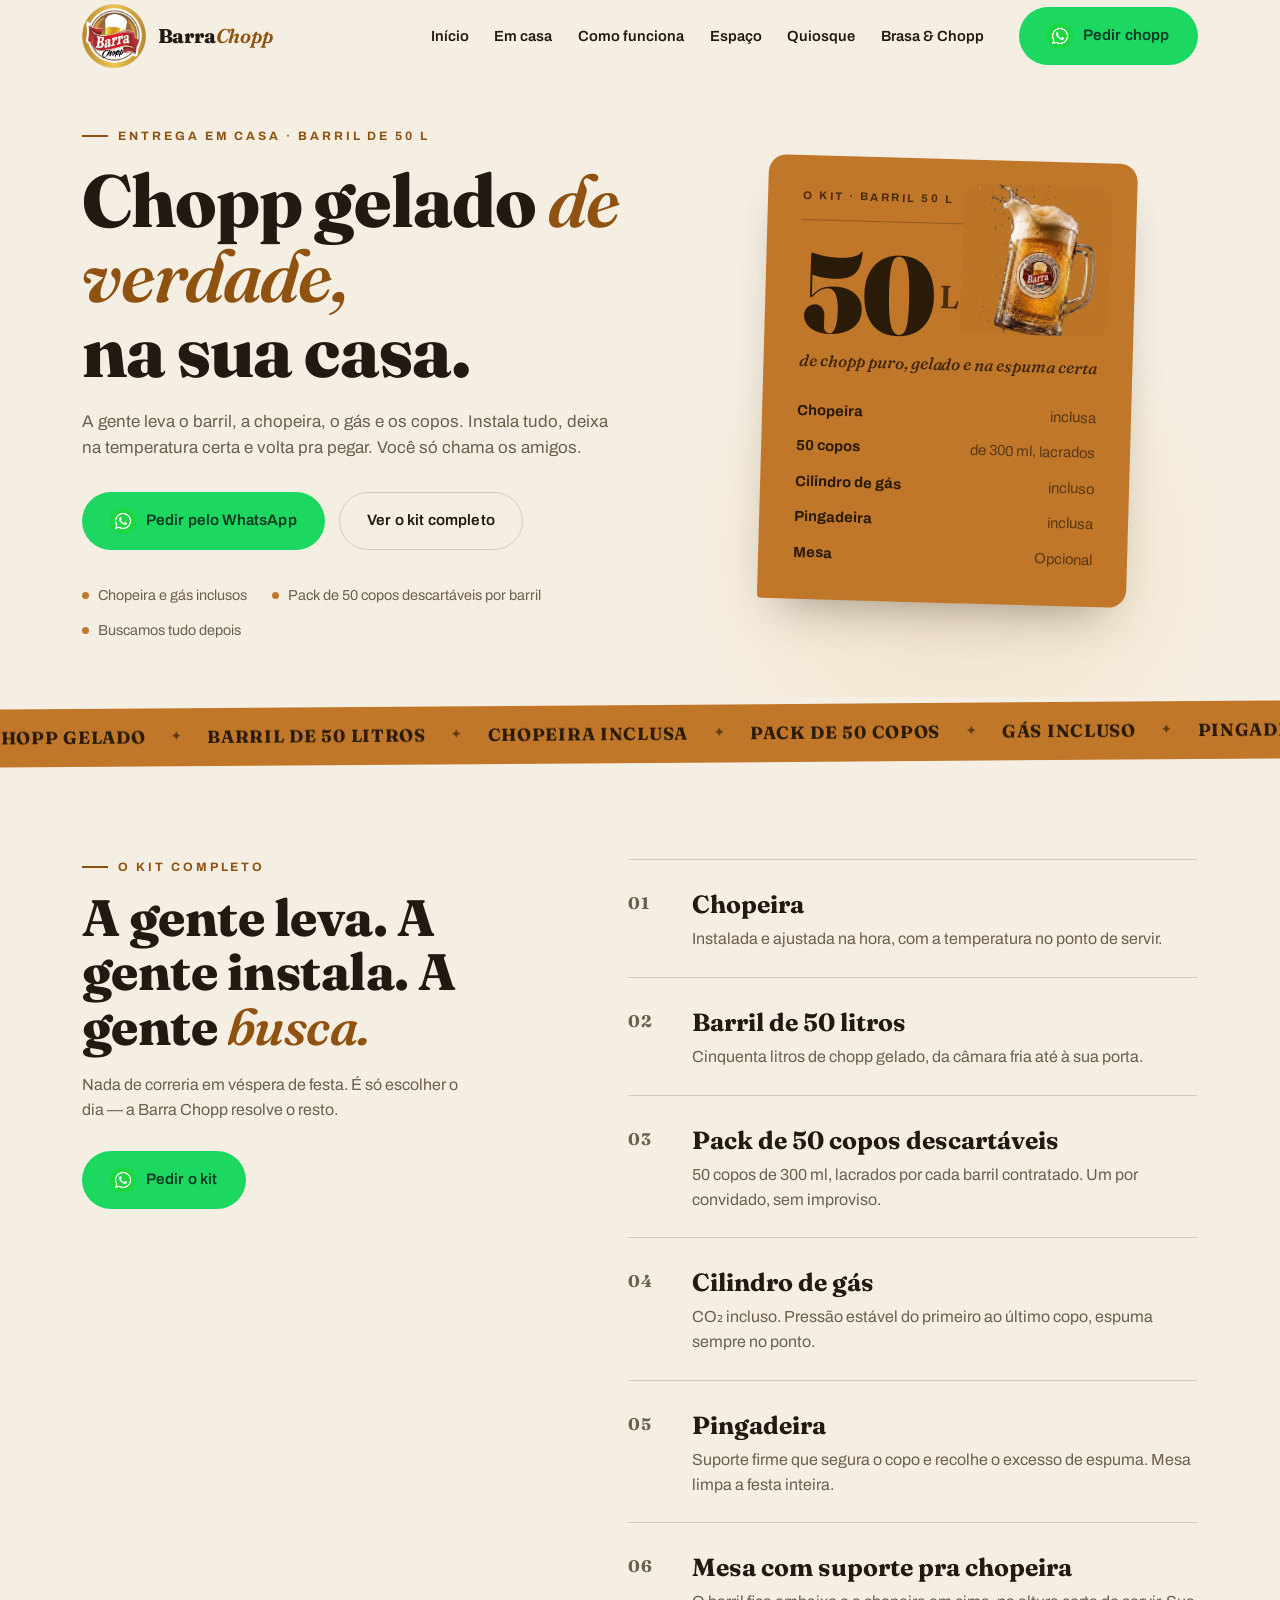
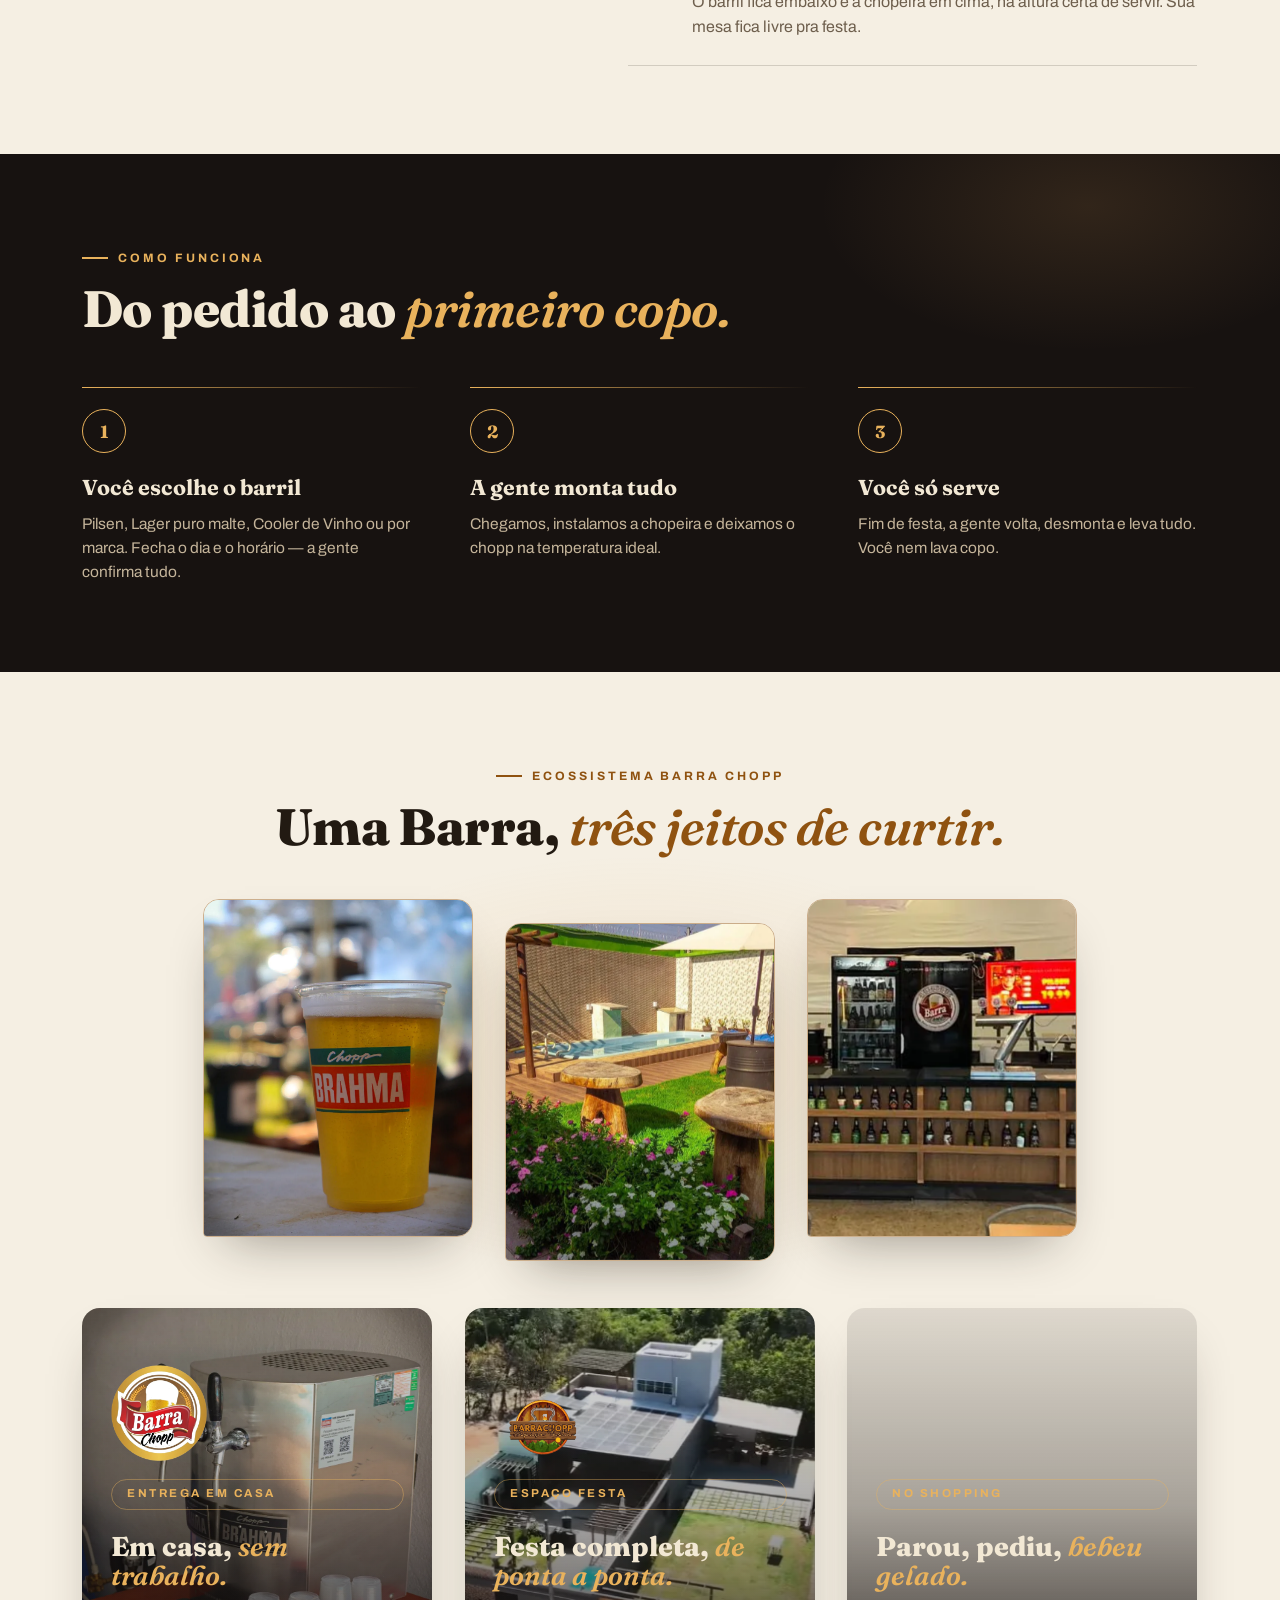
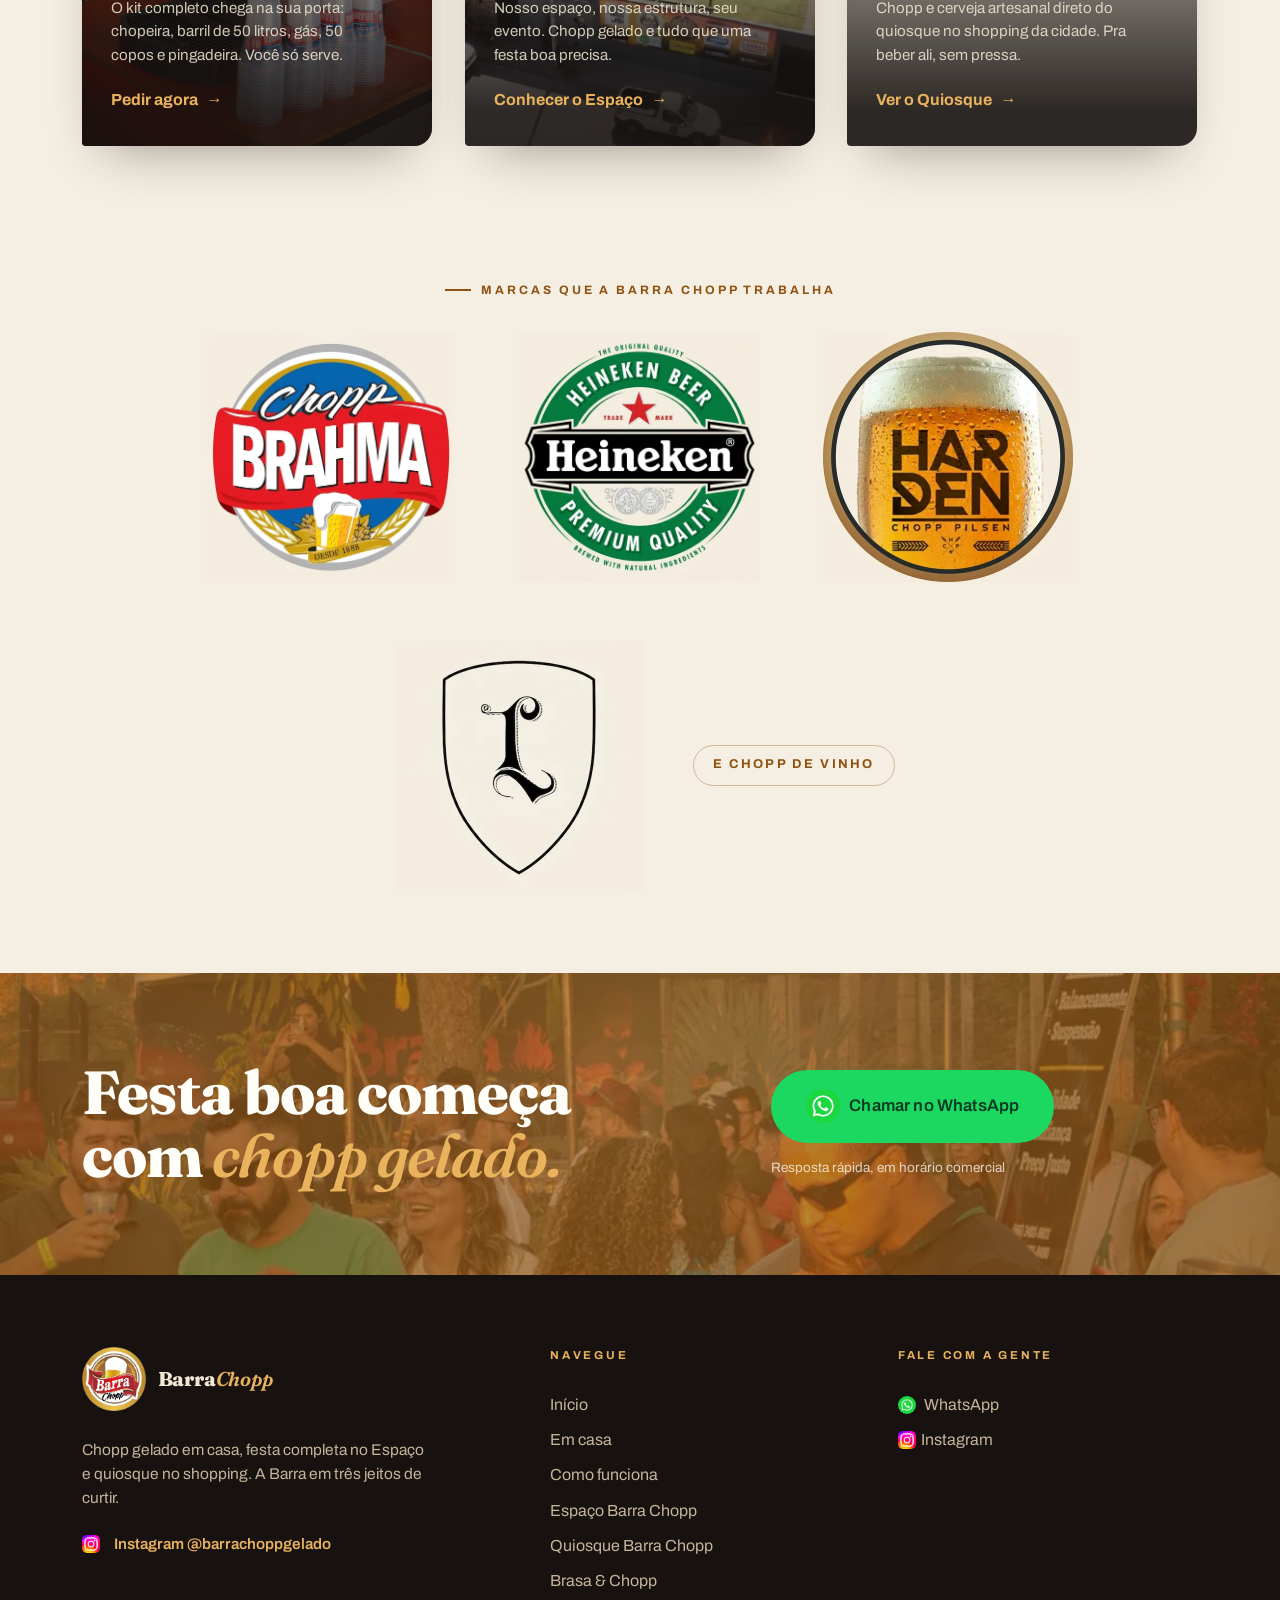
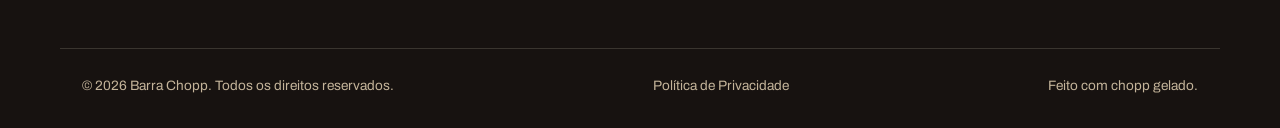
<file: index.html>
<!DOCTYPE html>
<html lang="pt-BR">
<head>
  <meta charset="UTF-8">
  <meta name="viewport" content="width=device-width, initial-scale=1.0">
  <title>Barra Chopp — Chopp gelado na sua casa</title>
  <meta name="description" content="Entrega de chopp em casa: barril de 50 litros, chopeira, gás e 50 copos de 300 ml inclusos. Conheça também o Espaço Barra Chopp e o Quiosque Barra Chopp.">
  <meta name="theme-color" content="#171210">
  <meta property="og:title" content="Barra Chopp — Chopp gelado na sua casa">
  <meta property="og:description" content="Barril de 50 litros, chopeira, gás e 50 copos. A festa começa quando o chopp chega.">
  <meta property="og:type" content="website">
  <meta property="og:url" content="https://barrachopp.com/">
  <meta property="og:image" content="https://barrachopp.com/assets/img/og-image.jpg">
  <link rel="canonical" href="https://barrachopp.com/">
  <link rel="manifest" href="manifest.webmanifest">
  <link rel="apple-touch-icon" href="assets/img/icon-192.png">
  <meta name="apple-mobile-web-app-capable" content="yes">
  <link rel="icon" type="image/webp" href="assets/img/barrachopp_logo.webp">
  <script>document.documentElement.classList.add("js");</script>
  <script type="application/ld+json">
  {
    "@context": "https://schema.org",
    "@type": "BarOrPub",
    "name": "Barra Chopp",
    "url": "https://barrachopp.com/",
    "logo": "https://barrachopp.com/logos/barrachopp_logo.jpg",
    "image": "https://barrachopp.com/logos/barrachopp_logo.jpg",
    "telephone": "+556684373181",
    "priceRange": "$$",
    "address": {
      "@type": "PostalAddress",
      "streetAddress": "Av. Senador Valdon Varjão, S/N, Jardim Araguaia",
      "addressLocality": "Barra do Garças",
      "addressRegion": "MT",
      "postalCode": "78.600-000",
      "addressCountry": "BR"
    },
    "sameAs": [
      "https://www.instagram.com/barrachoppgelado/",
      "https://www.instagram.com/espaco.barrachopp/",
      "https://www.instagram.com/quiosquebarrachopp/"
    ],
    "department": [
      { "@type": "BarOrPub", "name": "Espaço Barra Chopp", "url": "https://barrachopp.com/espaco" },
      { "@type": "BarOrPub", "name": "Quiosque Barra Chopp", "url": "https://barrachopp.com/quiosque" }
    ]
  }
  </script>
  <link rel="stylesheet" href="assets/css/styles.css">
  <script defer src="assets/js/main.js"></script>
</head>
<body>

  <a class="skip" href="#conteudo">Pular para o conteúdo</a>

  <!-- ======= Navegação ======= -->
  <header class="nav" data-nav>
    <div class="wrap nav-inner">
      <a class="brand" href="index.html" aria-label="Barra Chopp — início">
        <span class="brand-mark"><img src="assets/img/barrachopp_logo.webp" alt="Logo Barra Chopp" width="700" height="701" fetchpriority="high"></span>
        <span class="brand-name">Barra<em>Chopp</em></span>
      </a>

      <nav class="nav-menu" data-menu aria-label="Menu principal">
        <a class="nav-link" href="index.html#inicio">Início</a>
        <a class="nav-link" href="index.html#emcasa">Em casa</a>
        <a class="nav-link" href="index.html#como">Como funciona</a>
        <a class="nav-link" href="espaco.html">Espaço</a>
        <a class="nav-link" href="quiosque.html">Quiosque</a>
        <a class="nav-link" href="brasaechopp.html">Brasa &amp; Chopp</a>
        <a class="btn btn-whats nav-cta" href="https://wa.me/556684373181?text=Oi!%20Quero%20pedir%20chopp%20gelado." target="_blank" rel="noopener"><img class="btn-icon" src="assets/img/whatsapp.webp" alt="" width="200" height="200">Pedir chopp</a>
      </nav>

      <button class="menu-btn" data-menu-toggle aria-expanded="false" aria-controls="menu" aria-label="Abrir menu">
        <span></span><span></span>
      </button>
    </div>
  </header>

  <main id="conteudo">

    <!-- ======= Hero ======= -->
    <section class="hero" id="inicio">
      <div class="wrap hero-grid">
        <div class="hero-copy">
          <p class="eyebrow" data-reveal>Entrega em casa · Barril de 50 L</p>
          <h1 class="hero-title" data-reveal style="--d:.06s">Chopp gelado <em>de verdade,</em><br>na sua casa.</h1>
          <p class="hero-sub" data-reveal style="--d:.12s">A gente leva o barril, a chopeira, o gás e os copos. Instala tudo, deixa na temperatura certa e volta pra pegar. Você só chama os amigos.</p>
          <div class="hero-actions" data-reveal style="--d:.18s">
            <a class="btn btn-whats" href="https://wa.me/556684373181?text=Oi!%20Quero%20pedir%20chopp%20gelado." target="_blank" rel="noopener"><img class="btn-icon" src="assets/img/whatsapp.webp" alt="" width="200" height="200">Pedir pelo WhatsApp</a>
            <a class="btn btn-ghost" href="index.html#emcasa">Ver o kit completo</a>
          </div>
          <ul class="hero-proof" data-reveal style="--d:.24s">
            <li><span class="dot"></span>Chopeira e gás inclusos</li>
            <li><span class="dot"></span>Pack de 50 copos descartáveis por barril</li>
            <li><span class="dot"></span>Buscamos tudo depois</li>
          </ul>
        </div>

        <div class="hero-visual" data-reveal style="--d:.1s" aria-hidden="true">
          <div class="bubbles">
            <span class="bubble" style="left:8%;--s:22px;--d:0s;--dur:7s"></span>
            <span class="bubble" style="left:30%;--s:13px;--d:1.6s;--dur:8.5s"></span>
            <span class="bubble" style="left:56%;--s:26px;--d:.8s;--dur:7.6s"></span>
            <span class="bubble" style="left:80%;--s:15px;--d:2.4s;--dur:9s"></span>
          </div>
          <div class="ticket">
            <div class="ticket-top">
              <span class="ticket-label">O kit · barril 50 L</span>
            </div>
            <div class="ticket-big">
              <span class="ticket-num">50</span><span class="ticket-unit">L</span>
              <img class="ticket-media" src="assets/img/card/card_imagem.webp" alt="Caneca de chopp gelado" width="600" height="799" fetchpriority="high">
            </div>
            <p class="ticket-sub">de chopp puro, gelado e na espuma certa</p>
            <ul class="ticket-list">
              <li><b>Chopeira</b><span>inclusa</span></li>
              <li><b>50 copos</b><span>de 300 ml, lacrados</span></li>
              <li><b>Cilindro de gás</b><span>incluso</span></li>
              <li><b>Pingadeira</b><span>inclusa</span></li>
              <li><b>Mesa</b><span>Opcional</span></li>
            </ul>
          </div>
        </div>
      </div>
    </section>

    <!-- ======= Marquee ======= -->
    <div class="marquee" aria-hidden="true">
      <div class="marquee-track">
        <div class="marquee-group">
          <span class="marquee-item">Chopp gelado</span>
          <span class="marquee-item">Barril de 50 litros</span>
          <span class="marquee-item">Chopeira inclusa</span>
          <span class="marquee-item">Pack de 50 copos</span>
          <span class="marquee-item">Gás incluso</span>
          <span class="marquee-item">Pingadeira</span>
          <span class="marquee-item">Mesa inclusa</span>
        </div>
        <div class="marquee-group">
          <span class="marquee-item">Chopp gelado</span>
          <span class="marquee-item">Barril de 50 litros</span>
          <span class="marquee-item">Chopeira inclusa</span>
          <span class="marquee-item">Pack de 50 copos</span>
          <span class="marquee-item">Gás incluso</span>
          <span class="marquee-item">Pingadeira</span>
          <span class="marquee-item">Mesa inclusa</span>
        </div>
      </div>
    </div>

    <!-- ======= O kit completo ======= -->
    <section class="kit" id="emcasa">
      <div class="wrap kit-grid">
        <div class="kit-head">
          <p class="eyebrow" data-reveal>O kit completo</p>
          <h2 class="section-title" data-reveal style="--d:.05s">A gente leva. A gente instala. A gente <em>busca.</em></h2>
          <p class="kit-note" data-reveal style="--d:.1s">Nada de correria em véspera de festa. É só escolher o dia — a Barra Chopp resolve o resto.</p>
          <a class="btn btn-whats" href="https://wa.me/556684373181?text=Oi!%20Quero%20pedir%20o%20kit%20completo." target="_blank" rel="noopener" data-reveal style="--d:.15s"><img class="btn-icon" src="assets/img/whatsapp.webp" alt="" width="200" height="200">Pedir o kit</a>
        </div>

        <ol class="kit-list">
          <li class="kit-item" data-reveal>
            <span class="kit-num">01</span>
            <div class="kit-txt">
              <h3>Chopeira</h3>
              <p>Instalada e ajustada na hora, com a temperatura no ponto de servir.</p>
            </div>
          </li>
          <li class="kit-item" data-reveal style="--d:.06s">
            <span class="kit-num">02</span>
            <div class="kit-txt">
              <h3>Barril de 50 litros</h3>
              <p>Cinquenta litros de chopp gelado, da câmara fria até à sua porta.</p>
            </div>
          </li>
          <li class="kit-item" data-reveal style="--d:.12s">
            <span class="kit-num">03</span>
            <div class="kit-txt">
              <h3>Pack de 50 copos descartáveis</h3>
              <p>50 copos de 300 ml, lacrados por cada barril contratado. Um por convidado, sem improviso.</p>
            </div>
          </li>
          <li class="kit-item" data-reveal style="--d:.18s">
            <span class="kit-num">04</span>
            <div class="kit-txt">
              <h3>Cilindro de gás</h3>
              <p>CO₂ incluso. Pressão estável do primeiro ao último copo, espuma sempre no ponto.</p>
            </div>
          </li>
          <li class="kit-item" data-reveal style="--d:.24s">
            <span class="kit-num">05</span>
            <div class="kit-txt">
              <h3>Pingadeira</h3>
              <p>Suporte firme que segura o copo e recolhe o excesso de espuma. Mesa limpa a festa inteira.</p>
            </div>
          </li>
          <li class="kit-item" data-reveal style="--d:.3s">
            <span class="kit-num">06</span>
            <div class="kit-txt">
              <h3>Mesa com suporte pra chopeira</h3>
              <p>O barril fica embaixo e a chopeira em cima, na altura certa de servir. Sua mesa fica livre pra festa.</p>
            </div>
          </li>
        </ol>
      </div>
    </section>

    <!-- ======= Como funciona ======= -->
    <section class="como" id="como">
      <div class="wrap">
        <p class="eyebrow eyebrow-light" data-reveal>Como funciona</p>
        <h2 class="section-title section-title-light" data-reveal style="--d:.05s">Do pedido ao <em>primeiro copo.</em></h2>

        <div class="steps">
          <article class="step" data-reveal>
            <span class="step-num">1</span>
            <h3>Você escolhe o barril</h3>
            <p>Pilsen, Lager puro malte, Cooler de Vinho ou por marca. Fecha o dia e o horário — a gente confirma tudo.</p>
          </article>
          <article class="step" data-reveal style="--d:.08s">
            <span class="step-num">2</span>
            <h3>A gente monta tudo</h3>
            <p>Chegamos, instalamos a chopeira e deixamos o chopp na temperatura ideal.</p>
          </article>
          <article class="step" data-reveal style="--d:.16s">
            <span class="step-num">3</span>
            <h3>Você só serve</h3>
            <p>Fim de festa, a gente volta, desmonta e leva tudo. Você nem lava copo.</p>
          </article>
        </div>
      </div>
    </section>

    <!-- ======= Ecossistema Barra Chopp ======= -->
    <section class="eco" id="segmentos">
      <header class="wrap eco-head">
        <p class="eyebrow" data-reveal>Ecossistema Barra Chopp</p>
        <h2 class="section-title" data-reveal style="--d:.05s">Uma Barra, <em>três jeitos de curtir.</em></h2>
      </header>

      <!-- O V: 3 imagens lado a lado, a do meio mais baixa -->
      <div class="wrap">
        <div class="eco-v" data-reveal style="--d:.1s">
          <a class="eco-v-img eco-v-img--bar" href="https://wa.me/556684373181?text=Oi!%20Quero%20pedir%20chopp%20gelado." target="_blank" rel="noopener" aria-label="Barra Chopp — entrega em casa">
            <img src="assets/img/barrachopp/imagem_fundo1.webp" alt="" width="1000" height="1332" loading="lazy" decoding="async">
          </a>
          <a class="eco-v-img eco-v-img--mid" href="espaco.html" aria-label="Espaço Barra Chopp">
            <img src="assets/img/espaco/imagemfundo.webp" alt="" width="720" height="1166" loading="lazy" decoding="async">
          </a>
          <a class="eco-v-img eco-v-img--quiosque" href="quiosque.html" aria-label="Quiosque Barra Chopp">
            <img src="assets/img/quiosque/imagemfundo.webp" alt="" width="1093" height="422" loading="lazy" decoding="async">
          </a>
        </div>
      </div>

      <!-- Painéis: logo pequenininha + foto inicial ao fundo + descrição -->
      <div class="wrap eco-panels">
        <a class="eco-panel" href="https://wa.me/556684373181?text=Oi!%20Quero%20pedir%20chopp%20gelado." target="_blank" rel="noopener" data-reveal>
          <img class="eco-panel-bg" src="assets/img/barrachopp/imagem_inicial_barrachopp.webp" alt="" width="1000" height="1332" loading="lazy" decoding="async">
          <span class="eco-panel-shade" aria-hidden="true"></span>
          <span class="eco-panel-logo"><img src="assets/img/barrachopp_logo.webp" alt="Logo Barra Chopp" width="700" height="701" loading="lazy" decoding="async"></span>
          <span class="tag tag-light">Entrega em casa</span>
          <span class="eco-panel-title">Em casa, <em>sem trabalho.</em></span>
          <span class="eco-panel-text">O kit completo chega na sua porta: chopeira, barril de 50 litros, gás, 50 copos e pingadeira. Você só serve.</span>
          <span class="link-arrow link-arrow-light">Pedir agora <span aria-hidden="true">→</span></span>
        </a>

        <a class="eco-panel eco-panel--mid" href="espaco.html" data-reveal style="--d:.08s">
          <img class="eco-panel-bg" src="assets/img/espaco/imageminicial.webp" alt="" width="487" height="432" loading="lazy" decoding="async">
          <span class="eco-panel-shade" aria-hidden="true"></span>
          <span class="eco-panel-logo eco-panel-logo--espaco"><img src="assets/img/barrachoppespacofesta_logo.webp" alt="Logo Espaço Barra Chopp" width="700" height="700" loading="lazy" decoding="async"></span>
          <span class="tag tag-light">Espaço festa</span>
          <span class="eco-panel-title">Festa completa, <em>de ponta a ponta.</em></span>
          <span class="eco-panel-text">Nosso espaço, nossa estrutura, seu evento. Chopp gelado e tudo que uma festa boa precisa.</span>
          <span class="link-arrow link-arrow-light">Conhecer o Espaço <span aria-hidden="true">→</span></span>
        </a>

        <a class="eco-panel" href="quiosque.html" data-reveal style="--d:.16s">
          <img class="eco-panel-bg" src="assets/img/quiosque/imageminicial.webp" alt="" width="1100" height="825" loading="lazy" decoding="async">
          <span class="eco-panel-shade" aria-hidden="true"></span>
          <span class="eco-panel-logo"><img src="assets/img/quiosquebarrachopp_logo.webp" alt="Logo Quiosque Barra Chopp" width="610" height="579" loading="lazy" decoding="async"></span>
          <span class="tag tag-light">No shopping</span>
          <span class="eco-panel-title">Parou, pediu, <em>bebeu gelado.</em></span>
          <span class="eco-panel-text">Chopp e cerveja artesanal direto do quiosque no shopping da cidade. Pra beber ali, sem pressa.</span>
          <span class="link-arrow link-arrow-light">Ver o Quiosque <span aria-hidden="true">→</span></span>
        </a>
      </div>
    </section>

    <!-- ======= Marcas parceiras ======= -->
    <section class="brands">
      <div class="wrap">
        <p class="eyebrow brands-label" data-reveal>Marcas que a Barra Chopp trabalha</p>
        <div class="brands-logos" data-reveal style="--d:.08s">
          <span class="brands-logo"><img src="assets/img/brahma_logo.webp" alt="Logo Brahma" width="400" height="403" loading="lazy" decoding="async"></span>
          <span class="brands-logo"><img src="assets/img/heineken_logo.webp" alt="Logo Heineken" width="400" height="415" loading="lazy" decoding="async"></span>
          <span class="brands-logo"><img src="assets/img/harden_express.webp" alt="Logo Harden" width="500" height="500" loading="lazy" decoding="async"></span>
          <span class="brands-logo"><img src="assets/img/louvada.webp" alt="Logo Louvada" width="500" height="500" loading="lazy" decoding="async"></span>
          <span class="brands-extra">e chopp de vinho</span>
        </div>
      </div>
    </section>

    <!-- ======= CTA ======= -->
    <section class="cta">
      <img class="cta-bg" src="assets/img/barrachopp/imagem_fundo2.webp" alt="" width="1000" height="1332" loading="lazy" decoding="async" aria-hidden="true">
      <div class="wrap cta-inner">
        <h2 class="cta-title" data-reveal>Festa boa começa<br>com <em>chopp gelado.</em></h2>
        <div class="cta-actions" data-reveal style="--d:.1s">
          <a class="btn btn-whats btn-lg" href="https://wa.me/556684373181?text=Oi!%20Quero%20pedir%20chopp%20gelado." target="_blank" rel="noopener"><img class="btn-icon" src="assets/img/whatsapp.webp" alt="" width="200" height="200">Chamar no WhatsApp</a>
          <span class="cta-note">Resposta rápida, em horário comercial</span>
        </div>
      </div>
    </section>

  </main>

  <!-- ======= Rodapé ======= -->
  <footer class="footer">
    <div class="wrap footer-grid">
      <div class="footer-brand">
        <a class="brand brand-dark" href="index.html">
          <span class="brand-mark"><img src="assets/img/barrachopp_logo.webp" alt="Logo Barra Chopp" width="700" height="701" loading="lazy" decoding="async"></span>
          <span class="brand-name">Barra<em>Chopp</em></span>
        </a>
        <p class="footer-tag">Chopp gelado em casa, festa completa no Espaço e quiosque no shopping. A Barra em três jeitos de curtir.</p>
        <a class="footer-social" href="https://www.instagram.com/barrachoppgelado/" target="_blank" rel="noopener"><img class="footer-ig" src="assets/img/instagram.webp" alt="" width="400" height="400">Instagram @barrachoppgelado</a>
      </div>

      <nav class="footer-col" aria-label="Navegação">
        <p class="footer-h">Navegue</p>
        <a href="index.html#inicio">Início</a>
        <a href="index.html#emcasa">Em casa</a>
        <a href="index.html#como">Como funciona</a>
        <a href="espaco.html">Espaço Barra Chopp</a>
        <a href="quiosque.html">Quiosque Barra Chopp</a>
        <a href="brasaechopp.html">Brasa &amp; Chopp</a>
      </nav>

      <div class="footer-col">
        <p class="footer-h">Fale com a gente</p>
        <a class="footer-wa" href="https://wa.me/556684373181?text=Oi!%20Barra%20Chopp!" target="_blank" rel="noopener"><img class="btn-icon" src="assets/img/whatsapp.webp" alt="" width="200" height="200">WhatsApp</a>
        <a href="https://www.instagram.com/barrachoppgelado/" target="_blank" rel="noopener"><img class="footer-ig" src="assets/img/instagram.webp" alt="" width="400" height="400">Instagram</a>
      </div>
    </div>

    <div class="wrap footer-base">
      <p>© <span data-year>2026</span> Barra Chopp. Todos os direitos reservados.</p>
      <a href="privacidade.html">Política de Privacidade</a>
      <p>Feito com chopp gelado.</p>
    </div>
  </footer>

</body>
</html>
</file>
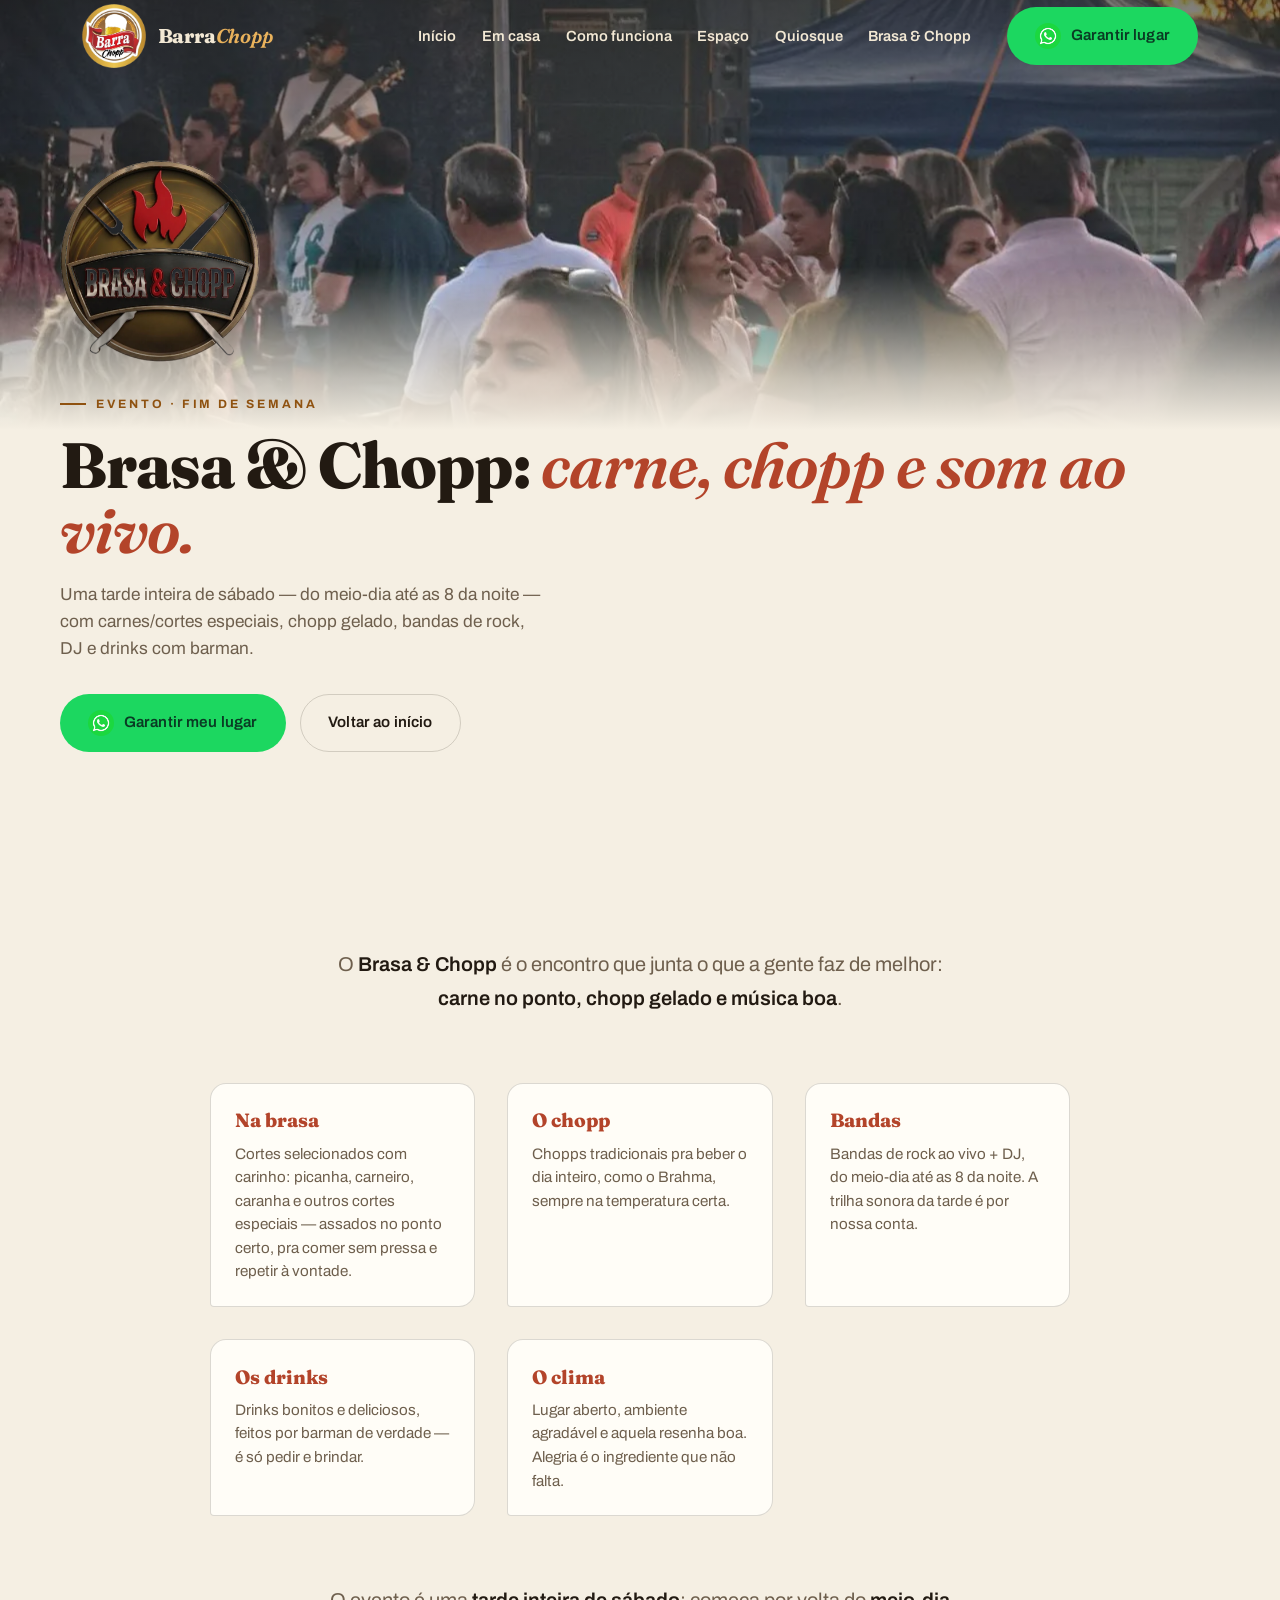
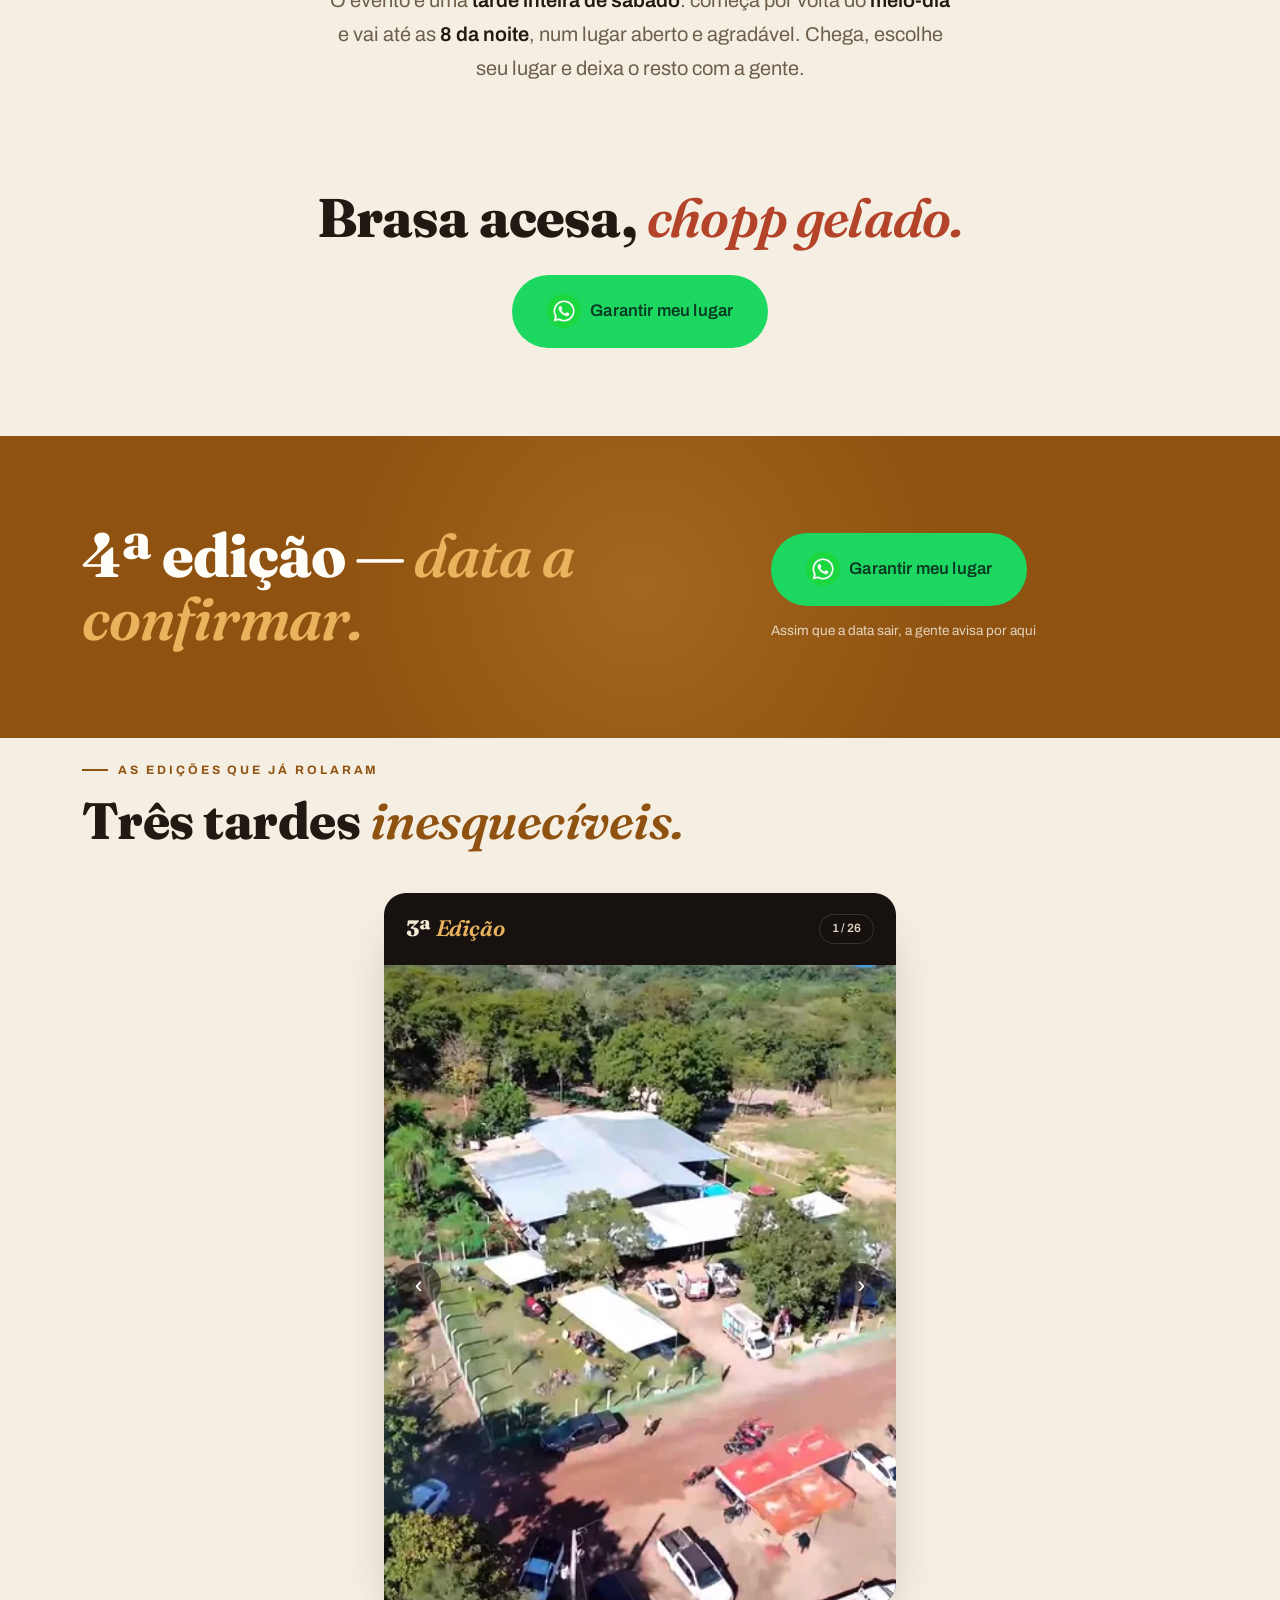
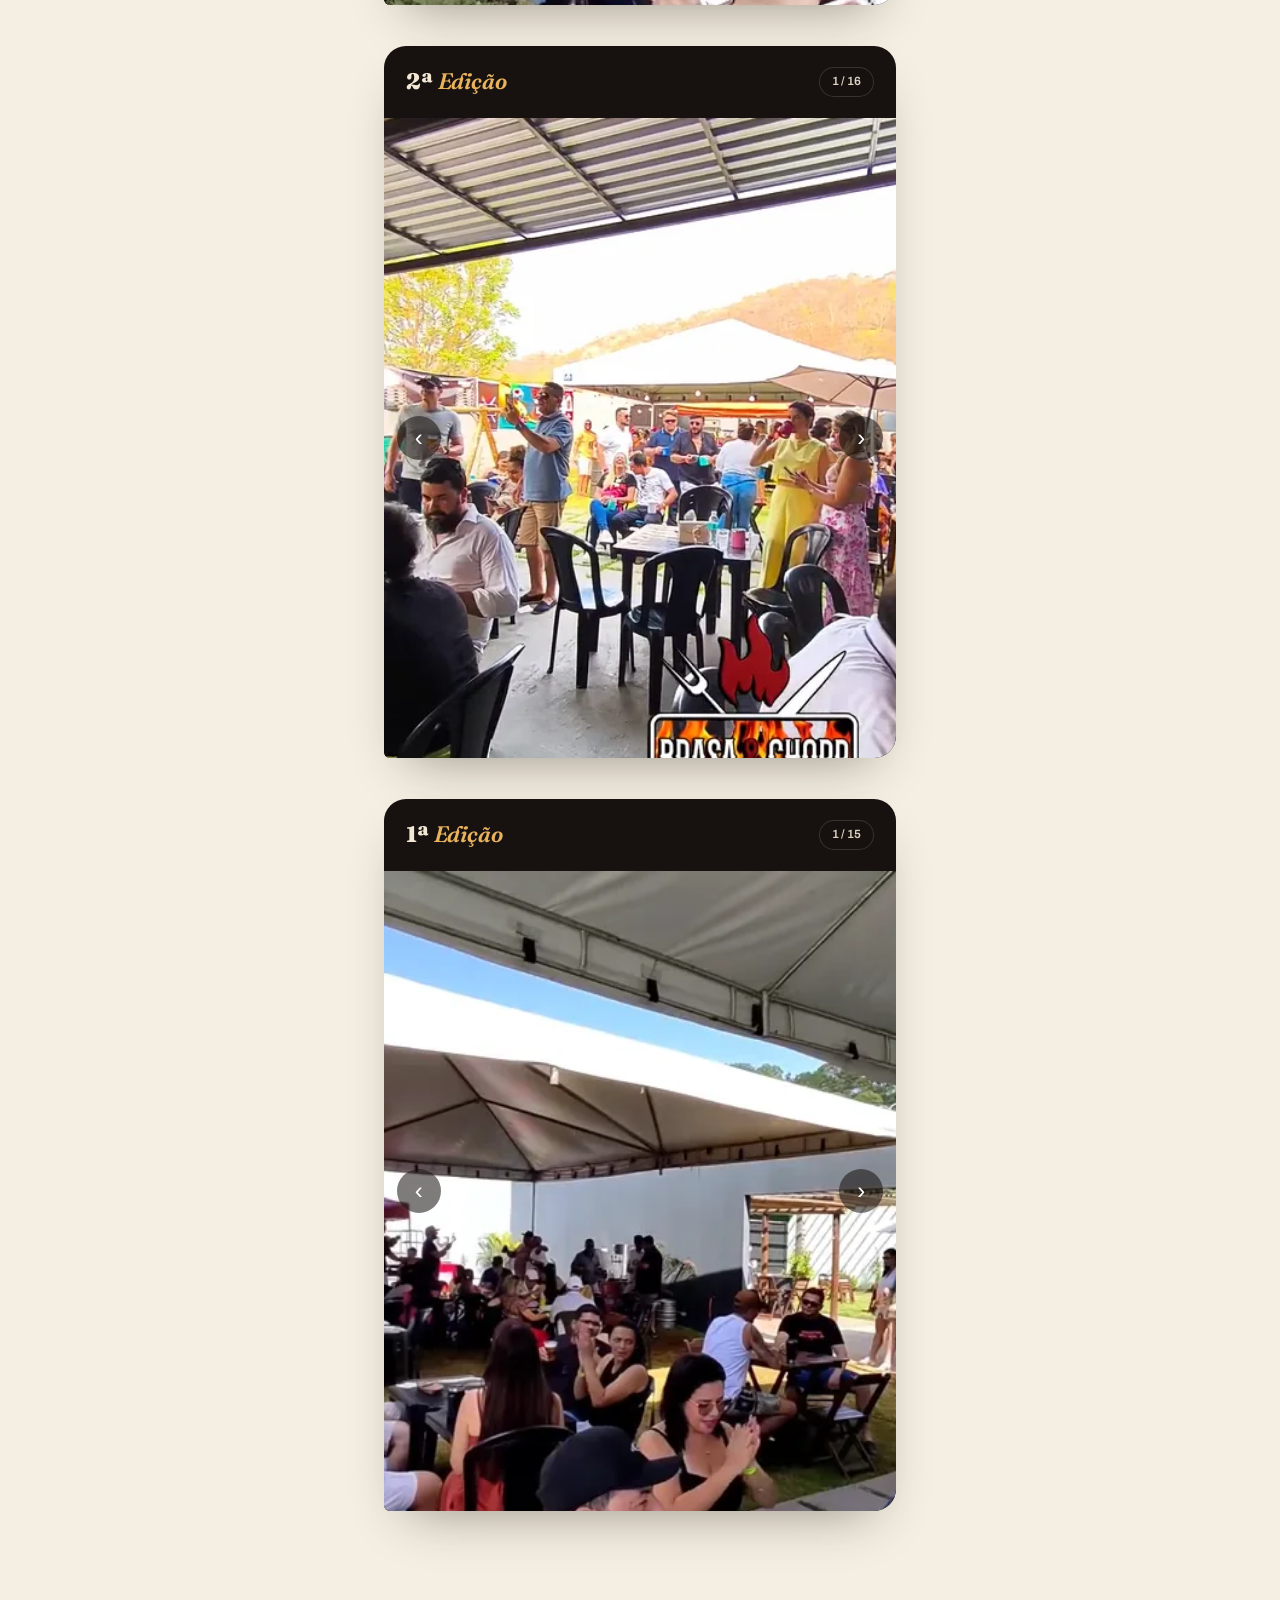
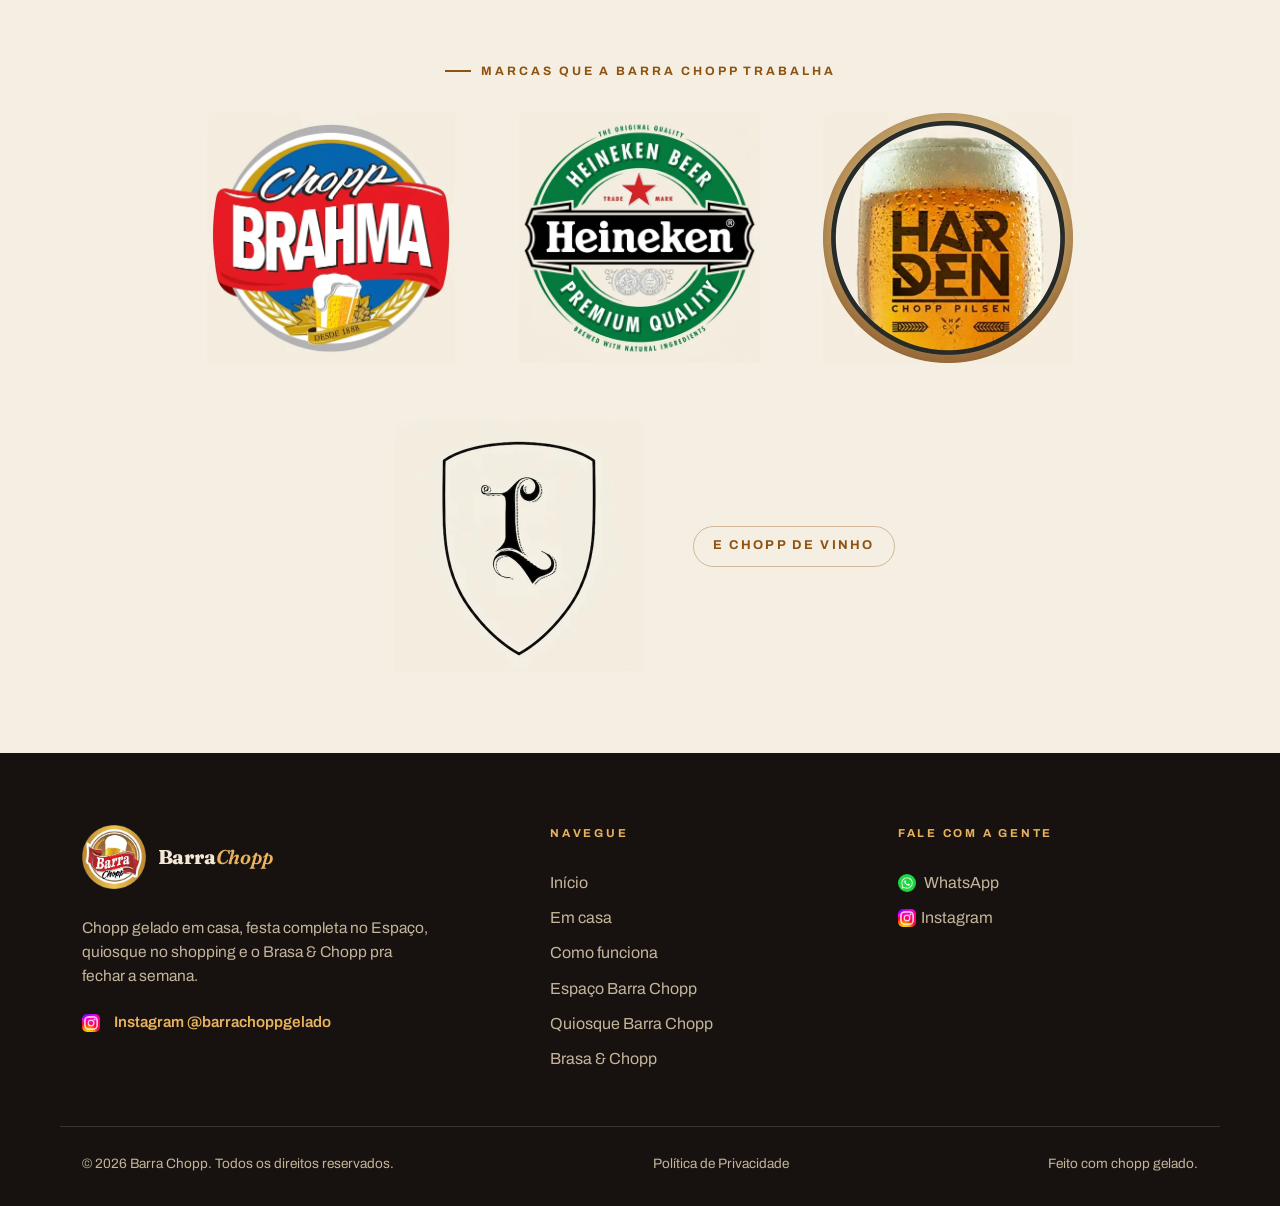
<file: brasaechopp.html>
<!DOCTYPE html>
<html lang="pt-BR">
<head>
  <meta charset="UTF-8">
  <meta name="viewport" content="width=device-width, initial-scale=1.0">
  <title>Brasa &amp; Chopp — Evento da Barra Chopp</title>
  <meta name="description" content="Brasa & Chopp: uma tarde de sábado com carnes e cortes especiais, chopp gelado, bandas de rock, DJ e drinks bonitos — do meio-dia às 8 da noite.">
  <meta name="theme-color" content="#171210">
  <meta property="og:title" content="Brasa & Chopp — Evento da Barra Chopp">
  <meta property="og:description" content="Tarde de sábado com carnes e cortes especiais, chopp gelado, bandas de rock e DJ.">
  <meta property="og:type" content="website">
  <meta property="og:url" content="https://barrachopp.com/brasaechopp">
  <meta property="og:image" content="https://barrachopp.com/assets/img/og-image.jpg">
  <link rel="canonical" href="https://barrachopp.com/brasaechopp">
  <link rel="manifest" href="manifest.webmanifest">
  <link rel="apple-touch-icon" href="assets/img/icon-192.png">
  <meta name="apple-mobile-web-app-capable" content="yes">
  <link rel="icon" type="image/webp" href="assets/img/brasaechopp_logo.webp">
  <script>document.documentElement.classList.add("js");</script>
  <link rel="stylesheet" href="assets/css/styles.css">
  <script defer src="assets/js/main.js"></script>
</head>
<body data-brand="brasa">

  <a class="skip" href="#conteudo">Pular para o conteúdo</a>

  <!-- ======= Navegação ======= -->
  <header class="nav" data-nav>
    <div class="wrap nav-inner">
      <a class="brand" href="index.html" aria-label="Barra Chopp — início">
        <span class="brand-mark"><img src="assets/img/barrachopp_logo.webp" alt="Logo Barra Chopp" width="700" height="701" fetchpriority="high"></span>
        <span class="brand-name">Barra<em>Chopp</em></span>
      </a>

      <nav class="nav-menu" data-menu aria-label="Menu principal">
        <a class="nav-link" href="index.html#inicio">Início</a>
        <a class="nav-link" href="index.html#emcasa">Em casa</a>
        <a class="nav-link" href="index.html#como">Como funciona</a>
        <a class="nav-link" href="espaco.html">Espaço</a>
        <a class="nav-link" href="quiosque.html">Quiosque</a>
        <a class="nav-link" href="brasaechopp.html" aria-current="page">Brasa &amp; Chopp</a>
        <a class="btn btn-whats nav-cta" href="https://wa.me/556684373181?text=Oi!%20Quero%20garantir%20meu%20lugar%20no%20Brasa%20%26%20Chopp." target="_blank" rel="noopener"><img class="btn-icon" src="assets/img/whatsapp.webp" alt="" width="200" height="200">Garantir lugar</a>
      </nav>

      <button class="menu-btn" data-menu-toggle aria-expanded="false" aria-controls="menu" aria-label="Abrir menu">
        <span></span><span></span>
      </button>
    </div>
  </header>

  <main id="conteudo">
    <section class="ph ph--banner">
      <img class="ph-banner" src="assets/img/banners/brasaechopp.webp" alt="">
      <div class="ph-banner-shade" aria-hidden="true"></div>
      <div class="wrap ph-banner-content">
        <div class="ph-logo" data-reveal>
          <img src="assets/img/brasaechopp_logo.webp" alt="Logo Brasa & Chopp" width="700" height="707" fetchpriority="high">
        </div>
        <p class="eyebrow" data-reveal style="--d:.05s">Evento · Fim de semana</p>
        <h1 class="ph-title" data-reveal style="--d:.1s">Brasa &amp; Chopp: <em>carne, chopp e som ao vivo.</em></h1>
        <p class="ph-sub" data-reveal style="--d:.15s">Uma tarde inteira de sábado — do meio-dia até as 8 da noite — com carnes/cortes especiais, chopp gelado, bandas de rock, DJ e drinks com barman.</p>
        <div class="ph-actions" data-reveal style="--d:.2s">
          <a class="btn btn-whats" href="https://wa.me/556684373181?text=Oi!%20Quero%20garantir%20meu%20lugar%20no%20Brasa%20%26%20Chopp." target="_blank" rel="noopener"><img class="btn-icon" src="assets/img/whatsapp.webp" alt="" width="200" height="200">Garantir meu lugar</a>
          <a class="btn btn-ghost" href="index.html">Voltar ao início</a>
        </div>
      </div>
    </section>

    <!-- ======= O evento ======= -->
    <section class="story">
      <div class="wrap">

        <div class="story-text" data-reveal>
          <p>O <strong>Brasa &amp; Chopp</strong> é o encontro que junta o que a gente faz de melhor: <strong>carne no ponto, chopp gelado e música boa</strong>.</p>
        </div>

        <div class="story-pisos" data-reveal style="--d:.08s">
          <div class="piso">
            <h3>Na brasa</h3>
            <p>Cortes selecionados com carinho: picanha, carneiro, caranha e outros cortes especiais — assados no ponto certo, pra comer sem pressa e repetir à vontade.</p>
          </div>
          <div class="piso">
            <h3>O chopp</h3>
            <p>Chopps tradicionais pra beber o dia inteiro, como o Brahma, sempre na temperatura certa.</p>
          </div>
          <div class="piso">
            <h3>Bandas</h3>
            <p>Bandas de rock ao vivo + DJ, do meio-dia até as 8 da noite. A trilha sonora da tarde é por nossa conta.</p>
          </div>
          <div class="piso">
            <h3>Os drinks</h3>
            <p>Drinks bonitos e deliciosos, feitos por barman de verdade — é só pedir e brindar.</p>
          </div>
          <div class="piso">
            <h3>O clima</h3>
            <p>Lugar aberto, ambiente agradável e aquela resenha boa. Alegria é o ingrediente que não falta.</p>
          </div>
        </div>

        <div class="story-text" data-reveal>
          <p>O evento é uma <strong>tarde inteira de sábado</strong>: começa por volta do <strong>meio-dia</strong> e vai até as <strong>8 da noite</strong>, num lugar aberto e agradável. Chega, escolhe seu lugar e deixa o resto com a gente.</p>
        </div>

        <div class="story-impact" data-reveal>
          <h2>Brasa acesa, <em>chopp gelado.</em></h2>
          <a class="btn btn-whats btn-lg" href="https://wa.me/556684373181?text=Oi!%20Quero%20garantir%20meu%20lugar%20no%20Brasa%20%26%20Chopp." target="_blank" rel="noopener"><img class="btn-icon" src="assets/img/whatsapp.webp" alt="" width="200" height="200">Garantir meu lugar</a>
        </div>

      </div>
    </section>

    <!-- ======= 4ª edição ======= -->
    <section class="cta">
      <div class="wrap cta-inner">
        <h2 class="cta-title" data-reveal>4ª edição — <em>data a confirmar.</em></h2>
        <div class="cta-actions" data-reveal style="--d:.1s">
          <a class="btn btn-whats btn-lg" href="https://wa.me/556684373181?text=Oi!%20Quero%20garantir%20meu%20lugar%20na%204%C2%AA%20edi%C3%A7%C3%A3o%20do%20Brasa%20%26%20Chopp." target="_blank" rel="noopener"><img class="btn-icon" src="assets/img/whatsapp.webp" alt="" width="200" height="200">Garantir meu lugar</a>
          <span class="cta-note">Assim que a data sair, a gente avisa por aqui</span>
        </div>
      </div>
    </section>

    <!-- ======= Edições anteriores ======= -->
    <section class="edicoes">
      <header class="wrap edicoes-head">
        <p class="eyebrow" data-reveal>As edições que já rolaram</p>
        <h2 class="section-title" data-reveal style="--d:.05s">Três tardes <em>inesquecíveis.</em></h2>
      </header>
      <div class="wrap edicoes-list">
        <article class="edicao" data-carousel data-reveal>
  <header class="edicao-head">
    <span class="edicao-title">3ª <em>Edição</em></span>
    <span class="carousel-count" data-count>1 / 26</span>
  </header>
  <div class="carousel">
    <button class="carousel-arrow carousel-arrow--prev" type="button" data-prev aria-label="Foto anterior">‹</button>
    <div class="carousel-viewport">
      <div class="carousel-track" data-track>
        <button class="carousel-slide" type="button" data-full data-ed="3ª Edição" aria-label="Ampliar foto"><img src="assets/img/brasaechopp/fundos/fundo3aedic.webp" alt="3ª Edição — foto 1" loading="lazy" decoding="async" width="427" height="622"></button>
        <button class="carousel-slide" type="button" data-full data-ed="3ª Edição" aria-label="Ampliar foto"><img src="assets/img/brasaechopp/3a-edicao/01.webp" alt="3ª Edição — foto 2" loading="lazy" decoding="async" width="845" height="807"></button>
        <button class="carousel-slide" type="button" data-full data-ed="3ª Edição" aria-label="Ampliar foto"><img src="assets/img/brasaechopp/3a-edicao/02.webp" alt="3ª Edição — foto 3" loading="lazy" decoding="async" width="436" height="622"></button>
        <button class="carousel-slide" type="button" data-full data-ed="3ª Edição" aria-label="Ampliar foto"><img src="assets/img/brasaechopp/3a-edicao/03.webp" alt="3ª Edição — foto 4" loading="lazy" decoding="async" width="427" height="622"></button>
        <button class="carousel-slide" type="button" data-full data-ed="3ª Edição" aria-label="Ampliar foto"><img src="assets/img/brasaechopp/3a-edicao/04.webp" alt="3ª Edição — foto 5" loading="lazy" decoding="async" width="431" height="535"></button>
        <button class="carousel-slide" type="button" data-full data-ed="3ª Edição" aria-label="Ampliar foto"><img src="assets/img/brasaechopp/3a-edicao/05.webp" alt="3ª Edição — foto 6" loading="lazy" decoding="async" width="430" height="537"></button>
        <button class="carousel-slide" type="button" data-full data-ed="3ª Edição" aria-label="Ampliar foto"><img src="assets/img/brasaechopp/3a-edicao/06.webp" alt="3ª Edição — foto 7" loading="lazy" decoding="async" width="345" height="532"></button>
        <button class="carousel-slide" type="button" data-full data-ed="3ª Edição" aria-label="Ampliar foto"><img src="assets/img/brasaechopp/3a-edicao/07.webp" alt="3ª Edição — foto 8" loading="lazy" decoding="async" width="432" height="532"></button>
        <button class="carousel-slide" type="button" data-full data-ed="3ª Edição" aria-label="Ampliar foto"><img src="assets/img/brasaechopp/3a-edicao/08.webp" alt="3ª Edição — foto 9" loading="lazy" decoding="async" width="427" height="532"></button>
        <button class="carousel-slide" type="button" data-full data-ed="3ª Edição" aria-label="Ampliar foto"><img src="assets/img/brasaechopp/3a-edicao/09.webp" alt="3ª Edição — foto 10" loading="lazy" decoding="async" width="431" height="546"></button>
        <button class="carousel-slide" type="button" data-full data-ed="3ª Edição" aria-label="Ampliar foto"><img src="assets/img/brasaechopp/3a-edicao/10.webp" alt="3ª Edição — foto 11" loading="lazy" decoding="async" width="432" height="545"></button>
        <button class="carousel-slide" type="button" data-full data-ed="3ª Edição" aria-label="Ampliar foto"><img src="assets/img/brasaechopp/3a-edicao/11.webp" alt="3ª Edição — foto 12" loading="lazy" decoding="async" width="436" height="546"></button>
        <button class="carousel-slide" type="button" data-full data-ed="3ª Edição" aria-label="Ampliar foto"><img src="assets/img/brasaechopp/3a-edicao/12.webp" alt="3ª Edição — foto 13" loading="lazy" decoding="async" width="395" height="622"></button>
        <button class="carousel-slide" type="button" data-full data-ed="3ª Edição" aria-label="Ampliar foto"><img src="assets/img/brasaechopp/3a-edicao/13.webp" alt="3ª Edição — foto 14" loading="lazy" decoding="async" width="427" height="502"></button>
        <button class="carousel-slide" type="button" data-full data-ed="3ª Edição" aria-label="Ampliar foto"><img src="assets/img/brasaechopp/3a-edicao/14.webp" alt="3ª Edição — foto 15" loading="lazy" decoding="async" width="432" height="537"></button>
        <button class="carousel-slide" type="button" data-full data-ed="3ª Edição" aria-label="Ampliar foto"><img src="assets/img/brasaechopp/3a-edicao/15.webp" alt="3ª Edição — foto 16" loading="lazy" decoding="async" width="432" height="482"></button>
        <button class="carousel-slide" type="button" data-full data-ed="3ª Edição" aria-label="Ampliar foto"><img src="assets/img/brasaechopp/3a-edicao/16.webp" alt="3ª Edição — foto 17" loading="lazy" decoding="async" width="587" height="780"></button>
        <button class="carousel-slide" type="button" data-full data-ed="3ª Edição" aria-label="Ampliar foto"><img src="assets/img/brasaechopp/3a-edicao/17.webp" alt="3ª Edição — foto 18" loading="lazy" decoding="async" width="592" height="785"></button>
        <button class="carousel-slide" type="button" data-full data-ed="3ª Edição" aria-label="Ampliar foto"><img src="assets/img/brasaechopp/3a-edicao/18.webp" alt="3ª Edição — foto 19" loading="lazy" decoding="async" width="540" height="697"></button>
        <button class="carousel-slide" type="button" data-full data-ed="3ª Edição" aria-label="Ampliar foto"><img src="assets/img/brasaechopp/3a-edicao/19.webp" alt="3ª Edição — foto 20" loading="lazy" decoding="async" width="592" height="712"></button>
        <button class="carousel-slide" type="button" data-full data-ed="3ª Edição" aria-label="Ampliar foto"><img src="assets/img/brasaechopp/3a-edicao/20.webp" alt="3ª Edição — foto 21" loading="lazy" decoding="async" width="545" height="761"></button>
        <button class="carousel-slide" type="button" data-full data-ed="3ª Edição" aria-label="Ampliar foto"><img src="assets/img/brasaechopp/3a-edicao/21.webp" alt="3ª Edição — foto 22" loading="lazy" decoding="async" width="536" height="745"></button>
        <button class="carousel-slide" type="button" data-full data-ed="3ª Edição" aria-label="Ampliar foto"><img src="assets/img/brasaechopp/3a-edicao/22.webp" alt="3ª Edição — foto 23" loading="lazy" decoding="async" width="595" height="762"></button>
        <button class="carousel-slide" type="button" data-full data-ed="3ª Edição" aria-label="Ampliar foto"><img src="assets/img/brasaechopp/3a-edicao/23.webp" alt="3ª Edição — foto 24" loading="lazy" decoding="async" width="557" height="715"></button>
        <button class="carousel-slide" type="button" data-full data-ed="3ª Edição" aria-label="Ampliar foto"><img src="assets/img/brasaechopp/3a-edicao/24.webp" alt="3ª Edição — foto 25" loading="lazy" decoding="async" width="752" height="750"></button>
        <button class="carousel-slide" type="button" data-full data-ed="3ª Edição" aria-label="Ampliar foto"><img src="assets/img/brasaechopp/3a-edicao/25.webp" alt="3ª Edição — foto 26" loading="lazy" decoding="async" width="761" height="765"></button>
      </div>
    </div>
    <button class="carousel-arrow carousel-arrow--next" type="button" data-next aria-label="Próxima foto">›</button>
  </div>
</article>
        <article class="edicao" data-carousel data-reveal>
  <header class="edicao-head">
    <span class="edicao-title">2ª <em>Edição</em></span>
    <span class="carousel-count" data-count>1 / 16</span>
  </header>
  <div class="carousel">
    <button class="carousel-arrow carousel-arrow--prev" type="button" data-prev aria-label="Foto anterior">‹</button>
    <div class="carousel-viewport">
      <div class="carousel-track" data-track>
        <button class="carousel-slide" type="button" data-full data-ed="2ª Edição" aria-label="Ampliar foto"><img src="assets/img/brasaechopp/fundos/fundo2edic.webp" alt="2ª Edição — foto 1" loading="lazy" decoding="async" width="432" height="612"></button>
        <button class="carousel-slide" type="button" data-full data-ed="2ª Edição" aria-label="Ampliar foto"><img src="assets/img/brasaechopp/2a-edicao/01.webp" alt="2ª Edição — foto 2" loading="lazy" decoding="async" width="432" height="612"></button>
        <button class="carousel-slide" type="button" data-full data-ed="2ª Edição" aria-label="Ampliar foto"><img src="assets/img/brasaechopp/2a-edicao/02.webp" alt="2ª Edição — foto 3" loading="lazy" decoding="async" width="432" height="542"></button>
        <button class="carousel-slide" type="button" data-full data-ed="2ª Edição" aria-label="Ampliar foto"><img src="assets/img/brasaechopp/2a-edicao/03.webp" alt="2ª Edição — foto 4" loading="lazy" decoding="async" width="436" height="542"></button>
        <button class="carousel-slide" type="button" data-full data-ed="2ª Edição" aria-label="Ampliar foto"><img src="assets/img/brasaechopp/2a-edicao/04.webp" alt="2ª Edição — foto 5" loading="lazy" decoding="async" width="435" height="550"></button>
        <button class="carousel-slide" type="button" data-full data-ed="2ª Edição" aria-label="Ampliar foto"><img src="assets/img/brasaechopp/2a-edicao/05.webp" alt="2ª Edição — foto 6" loading="lazy" decoding="async" width="422" height="541"></button>
        <button class="carousel-slide" type="button" data-full data-ed="2ª Edição" aria-label="Ampliar foto"><img src="assets/img/brasaechopp/2a-edicao/06.webp" alt="2ª Edição — foto 7" loading="lazy" decoding="async" width="430" height="546"></button>
        <button class="carousel-slide" type="button" data-full data-ed="2ª Edição" aria-label="Ampliar foto"><img src="assets/img/brasaechopp/2a-edicao/07.webp" alt="2ª Edição — foto 8" loading="lazy" decoding="async" width="437" height="545"></button>
        <button class="carousel-slide" type="button" data-full data-ed="2ª Edição" aria-label="Ampliar foto"><img src="assets/img/brasaechopp/2a-edicao/08.webp" alt="2ª Edição — foto 9" loading="lazy" decoding="async" width="427" height="542"></button>
        <button class="carousel-slide" type="button" data-full data-ed="2ª Edição" aria-label="Ampliar foto"><img src="assets/img/brasaechopp/2a-edicao/09.webp" alt="2ª Edição — foto 10" loading="lazy" decoding="async" width="432" height="531"></button>
        <button class="carousel-slide" type="button" data-full data-ed="2ª Edição" aria-label="Ampliar foto"><img src="assets/img/brasaechopp/2a-edicao/10.webp" alt="2ª Edição — foto 11" loading="lazy" decoding="async" width="437" height="547"></button>
        <button class="carousel-slide" type="button" data-full data-ed="2ª Edição" aria-label="Ampliar foto"><img src="assets/img/brasaechopp/2a-edicao/11.webp" alt="2ª Edição — foto 12" loading="lazy" decoding="async" width="432" height="537"></button>
        <button class="carousel-slide" type="button" data-full data-ed="2ª Edição" aria-label="Ampliar foto"><img src="assets/img/brasaechopp/2a-edicao/12.webp" alt="2ª Edição — foto 13" loading="lazy" decoding="async" width="412" height="542"></button>
        <button class="carousel-slide" type="button" data-full data-ed="2ª Edição" aria-label="Ampliar foto"><img src="assets/img/brasaechopp/2a-edicao/13.webp" alt="2ª Edição — foto 14" loading="lazy" decoding="async" width="432" height="625"></button>
        <button class="carousel-slide" type="button" data-full data-ed="2ª Edição" aria-label="Ampliar foto"><img src="assets/img/brasaechopp/2a-edicao/14.webp" alt="2ª Edição — foto 15" loading="lazy" decoding="async" width="431" height="542"></button>
        <button class="carousel-slide" type="button" data-full data-ed="2ª Edição" aria-label="Ampliar foto"><img src="assets/img/brasaechopp/2a-edicao/15.webp" alt="2ª Edição — foto 16" loading="lazy" decoding="async" width="420" height="547"></button>
      </div>
    </div>
    <button class="carousel-arrow carousel-arrow--next" type="button" data-next aria-label="Próxima foto">›</button>
  </div>
</article>
        <article class="edicao" data-carousel data-reveal>
  <header class="edicao-head">
    <span class="edicao-title">1ª <em>Edição</em></span>
    <span class="carousel-count" data-count>1 / 15</span>
  </header>
  <div class="carousel">
    <button class="carousel-arrow carousel-arrow--prev" type="button" data-prev aria-label="Foto anterior">‹</button>
    <div class="carousel-viewport">
      <div class="carousel-track" data-track>
        <button class="carousel-slide" type="button" data-full data-ed="1ª Edição" aria-label="Ampliar foto"><img src="assets/img/brasaechopp/fundos/fundo1edic.webp" alt="1ª Edição — foto 1" loading="lazy" decoding="async" width="432" height="537"></button>
        <button class="carousel-slide" type="button" data-full data-ed="1ª Edição" aria-label="Ampliar foto"><img src="assets/img/brasaechopp/1a-edicao/01.webp" alt="1ª Edição — foto 2" loading="lazy" decoding="async" width="431" height="546"></button>
        <button class="carousel-slide" type="button" data-full data-ed="1ª Edição" aria-label="Ampliar foto"><img src="assets/img/brasaechopp/1a-edicao/02.webp" alt="1ª Edição — foto 3" loading="lazy" decoding="async" width="430" height="541"></button>
        <button class="carousel-slide" type="button" data-full data-ed="1ª Edição" aria-label="Ampliar foto"><img src="assets/img/brasaechopp/1a-edicao/03.webp" alt="1ª Edição — foto 4" loading="lazy" decoding="async" width="387" height="497"></button>
        <button class="carousel-slide" type="button" data-full data-ed="1ª Edição" aria-label="Ampliar foto"><img src="assets/img/brasaechopp/1a-edicao/04.webp" alt="1ª Edição — foto 5" loading="lazy" decoding="async" width="395" height="532"></button>
        <button class="carousel-slide" type="button" data-full data-ed="1ª Edição" aria-label="Ampliar foto"><img src="assets/img/brasaechopp/1a-edicao/5.webp" alt="1ª Edição — foto 6" loading="lazy" decoding="async" width="432" height="537"></button>
        <button class="carousel-slide" type="button" data-full data-ed="1ª Edição" aria-label="Ampliar foto"><img src="assets/img/brasaechopp/1a-edicao/6.webp" alt="1ª Edição — foto 7" loading="lazy" decoding="async" width="432" height="627"></button>
        <button class="carousel-slide" type="button" data-full data-ed="1ª Edição" aria-label="Ampliar foto"><img src="assets/img/brasaechopp/1a-edicao/7.webp" alt="1ª Edição — foto 8" loading="lazy" decoding="async" width="432" height="620"></button>
        <button class="carousel-slide" type="button" data-full data-ed="1ª Edição" aria-label="Ampliar foto"><img src="assets/img/brasaechopp/1a-edicao/8.webp" alt="1ª Edição — foto 9" loading="lazy" decoding="async" width="432" height="615"></button>
        <button class="carousel-slide" type="button" data-full data-ed="1ª Edição" aria-label="Ampliar foto"><img src="assets/img/brasaechopp/1a-edicao/9.webp" alt="1ª Edição — foto 10" loading="lazy" decoding="async" width="435" height="547"></button>
        <button class="carousel-slide" type="button" data-full data-ed="1ª Edição" aria-label="Ampliar foto"><img src="assets/img/brasaechopp/1a-edicao/10.webp" alt="1ª Edição — foto 11" loading="lazy" decoding="async" width="430" height="537"></button>
        <button class="carousel-slide" type="button" data-full data-ed="1ª Edição" aria-label="Ampliar foto"><img src="assets/img/brasaechopp/1a-edicao/11.webp" alt="1ª Edição — foto 12" loading="lazy" decoding="async" width="377" height="481"></button>
        <button class="carousel-slide" type="button" data-full data-ed="1ª Edição" aria-label="Ampliar foto"><img src="assets/img/brasaechopp/1a-edicao/12.webp" alt="1ª Edição — foto 13" loading="lazy" decoding="async" width="435" height="546"></button>
        <button class="carousel-slide" type="button" data-full data-ed="1ª Edição" aria-label="Ampliar foto"><img src="assets/img/brasaechopp/1a-edicao/13.webp" alt="1ª Edição — foto 14" loading="lazy" decoding="async" width="432" height="622"></button>
        <button class="carousel-slide" type="button" data-full data-ed="1ª Edição" aria-label="Ampliar foto"><img src="assets/img/brasaechopp/1a-edicao/14.webp" alt="1ª Edição — foto 15" loading="lazy" decoding="async" width="436" height="547"></button>
      </div>
    </div>
    <button class="carousel-arrow carousel-arrow--next" type="button" data-next aria-label="Próxima foto">›</button>
  </div>
</article>
      </div>
    </section>
    <!-- ======= Marcas parceiras ======= -->
    <section class="brands">
      <div class="wrap">
        <p class="eyebrow brands-label" data-reveal>Marcas que a Barra Chopp trabalha</p>
        <div class="brands-logos" data-reveal style="--d:.08s">
          <span class="brands-logo"><img src="assets/img/brahma_logo.webp" alt="Logo Brahma" width="400" height="403" loading="lazy" decoding="async"></span>
          <span class="brands-logo"><img src="assets/img/heineken_logo.webp" alt="Logo Heineken" width="400" height="415" loading="lazy" decoding="async"></span>
          <span class="brands-logo"><img src="assets/img/harden_express.webp" alt="Logo Harden" width="500" height="500" loading="lazy" decoding="async"></span>
          <span class="brands-logo"><img src="assets/img/louvada.webp" alt="Logo Louvada" width="500" height="500" loading="lazy" decoding="async"></span>
          <span class="brands-extra">e chopp de vinho</span>
        </div>
      </div>
    </section>
  </main>

  <!-- ======= Rodapé ======= -->
  <footer class="footer">
    <div class="wrap footer-grid">
      <div class="footer-brand">
        <a class="brand brand-dark" href="index.html">
          <span class="brand-mark"><img src="assets/img/barrachopp_logo.webp" alt="Logo Barra Chopp" width="700" height="701" loading="lazy" decoding="async"></span>
          <span class="brand-name">Barra<em>Chopp</em></span>
        </a>
        <p class="footer-tag">Chopp gelado em casa, festa completa no Espaço, quiosque no shopping e o Brasa &amp; Chopp pra fechar a semana.</p>
        <a class="footer-social" href="https://www.instagram.com/barrachoppgelado/" target="_blank" rel="noopener"><img class="footer-ig" src="assets/img/instagram.webp" alt="" width="400" height="400">Instagram @barrachoppgelado</a>
      </div>

      <nav class="footer-col" aria-label="Navegação">
        <p class="footer-h">Navegue</p>
        <a href="index.html#inicio">Início</a>
        <a href="index.html#emcasa">Em casa</a>
        <a href="index.html#como">Como funciona</a>
        <a href="espaco.html">Espaço Barra Chopp</a>
        <a href="quiosque.html">Quiosque Barra Chopp</a>
        <a href="brasaechopp.html">Brasa &amp; Chopp</a>
      </nav>

      <div class="footer-col">
        <p class="footer-h">Fale com a gente</p>
        <a class="footer-wa" href="https://wa.me/556684373181?text=Oi!%20Barra%20Chopp!" target="_blank" rel="noopener"><img class="btn-icon" src="assets/img/whatsapp.webp" alt="" width="200" height="200">WhatsApp</a>
        <a href="https://www.instagram.com/barrachoppgelado/" target="_blank" rel="noopener"><img class="footer-ig" src="assets/img/instagram.webp" alt="" width="400" height="400">Instagram</a>
      </div>
    </div>

    <div class="wrap footer-base">
      <p>© <span data-year>2026</span> Barra Chopp. Todos os direitos reservados.</p>
      <a href="privacidade.html">Política de Privacidade</a>
      <p>Feito com chopp gelado.</p>
    </div>
  </footer>

  <!-- ======= Lightbox (tela cheia) ======= -->
  <div class="lightbox" hidden>
    <button class="lightbox-close" type="button" aria-label="Fechar">×</button>
    <span class="lightbox-label" data-lb-label></span>
    <button class="lightbox-prev" type="button" aria-label="Foto anterior">‹</button>
    <img class="lightbox-img" alt="">
    <button class="lightbox-next" type="button" aria-label="Próxima foto">›</button>
  </div>

</body>
</html>
</file>
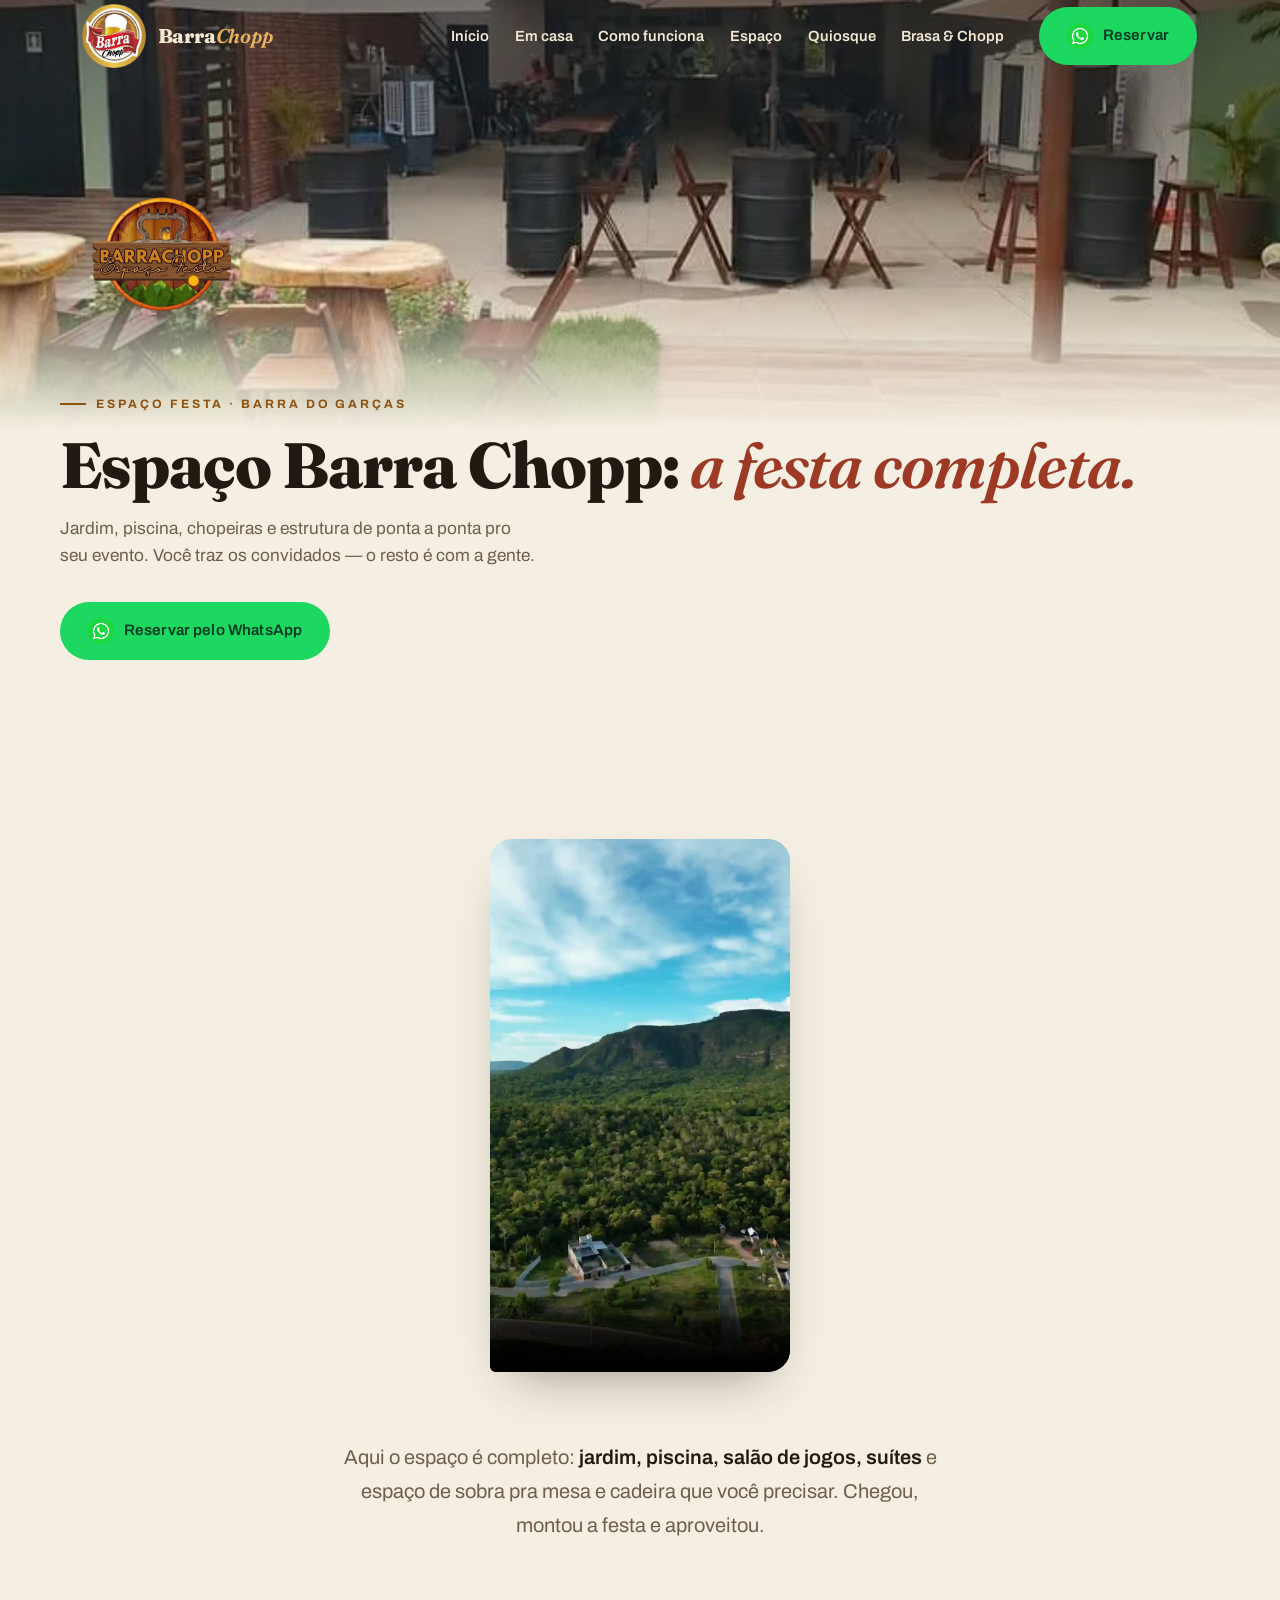
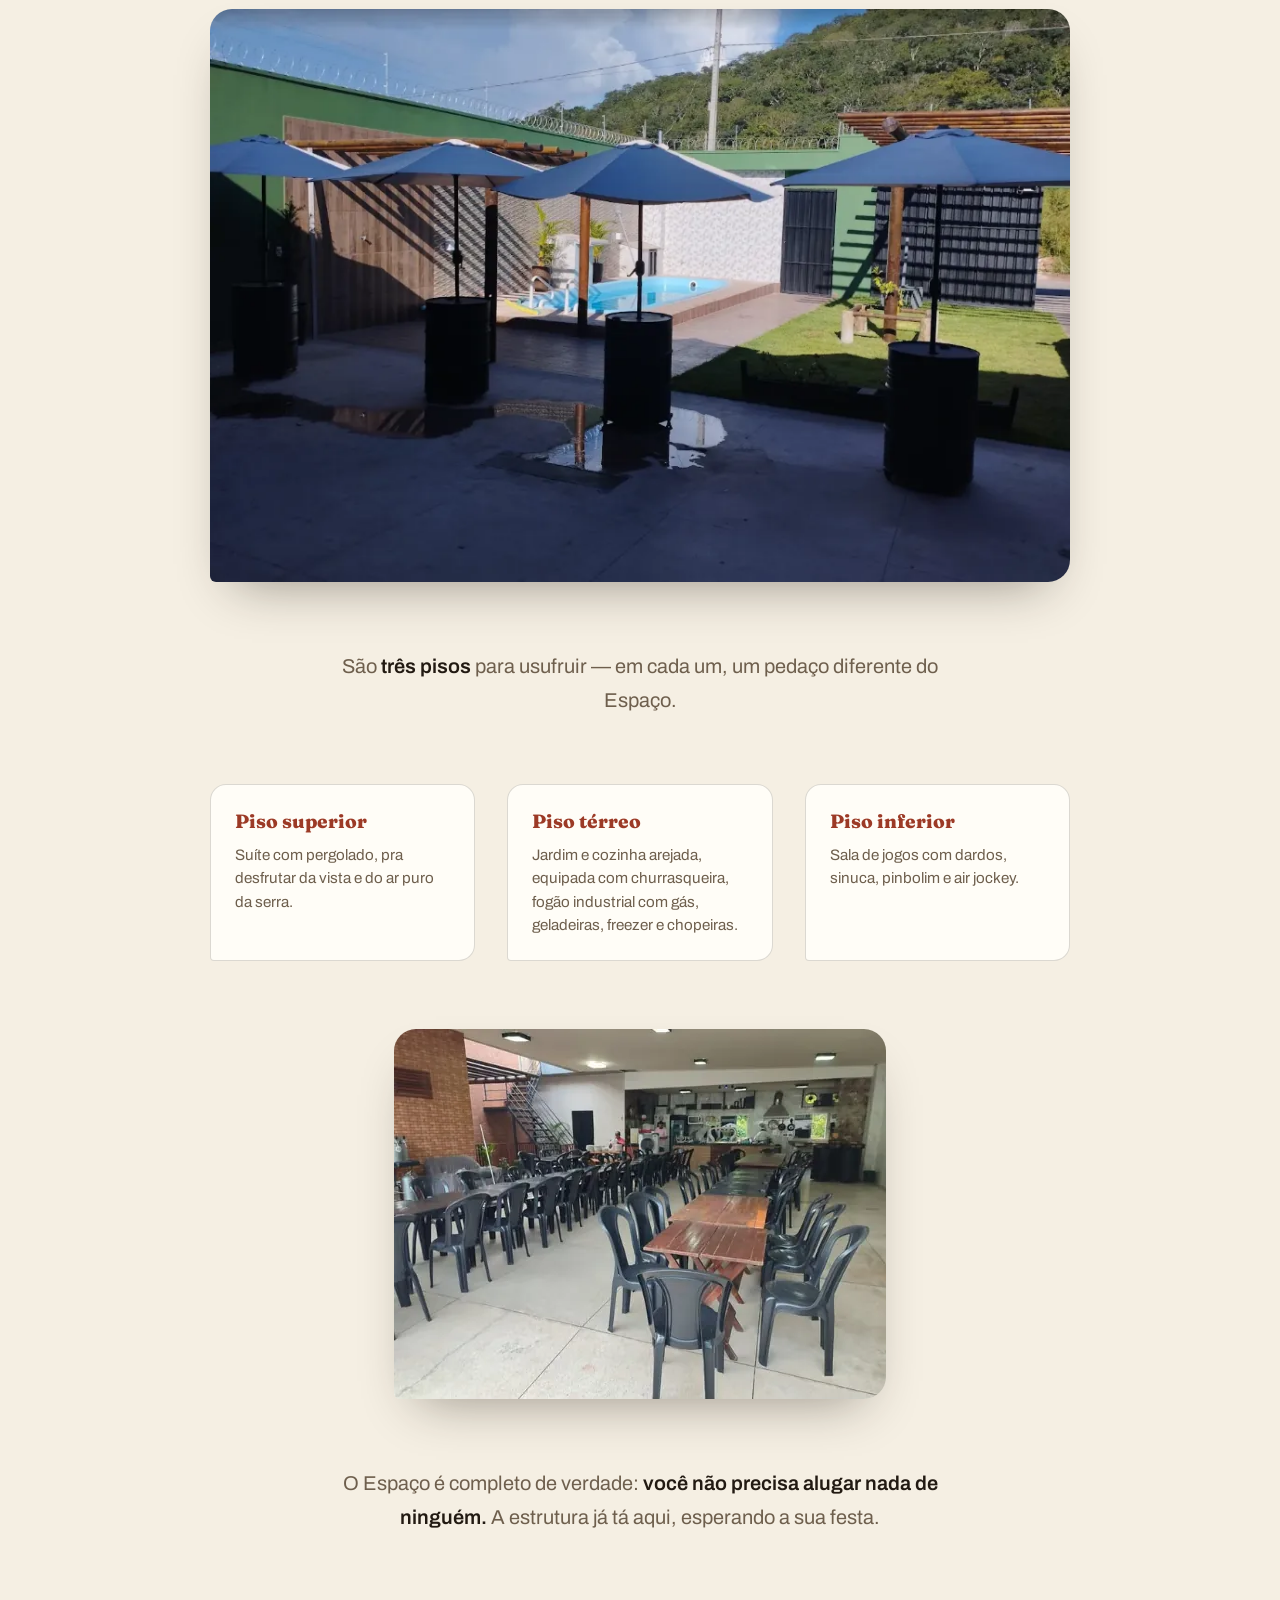
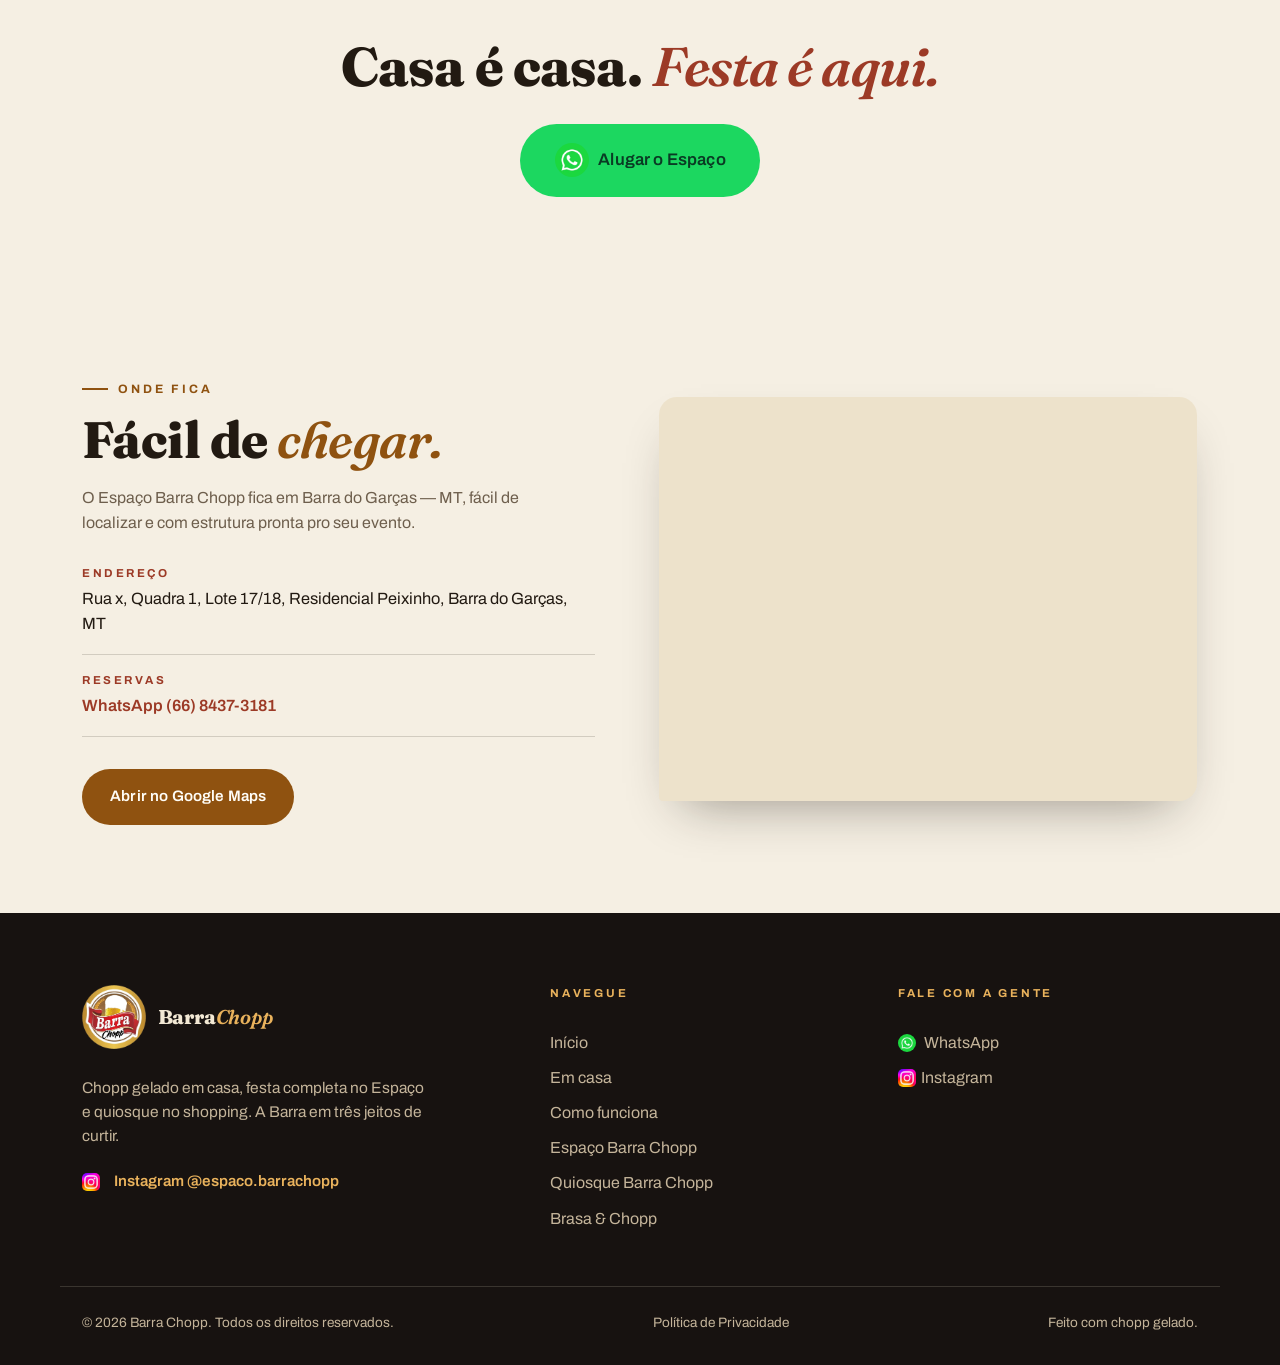
<file: espaco.html>
<!DOCTYPE html>
<html lang="pt-BR">
<head>
  <meta charset="UTF-8">
  <meta name="viewport" content="width=device-width, initial-scale=1.0">
  <title>Espaço Barra Chopp — Festa completa</title>
  <meta name="description" content="Espaço Barra Chopp em Barra do Garças: jardim, piscina, 2 chopeiras, 3 suítes, sala de jogos e cozinha completa. A estrutura da sua festa num lugar só.">
  <meta name="theme-color" content="#2b1510">
  <meta property="og:title" content="Espaço Barra Chopp — Festa completa">
  <meta property="og:description" content="Jardim, piscina, chopeiras e estrutura completa pro seu evento em Barra do Garças.">
  <meta property="og:type" content="website">
  <meta property="og:url" content="https://barrachopp.com/espaco">
  <meta property="og:image" content="https://barrachopp.com/assets/img/og-image.jpg">
  <link rel="canonical" href="https://barrachopp.com/espaco">
  <link rel="manifest" href="manifest.webmanifest">
  <link rel="apple-touch-icon" href="assets/img/icon-192.png">
  <meta name="apple-mobile-web-app-capable" content="yes">
  <link rel="icon" type="image/webp" href="assets/img/barrachoppespacofesta_logo.webp">
  <script>document.documentElement.classList.add("js");</script>
  <link rel="stylesheet" href="assets/css/styles.css">
  <script defer src="assets/js/main.js"></script>
</head>
<body data-brand="espaco">

  <a class="skip" href="#conteudo">Pular para o conteúdo</a>

  <!-- ======= Navegação ======= -->
  <header class="nav" data-nav>
    <div class="wrap nav-inner">
      <a class="brand" href="index.html" aria-label="Barra Chopp — início">
        <span class="brand-mark"><img src="assets/img/barrachopp_logo.webp" alt="Logo Barra Chopp" width="700" height="701" fetchpriority="high"></span>
        <span class="brand-name">Barra<em>Chopp</em></span>
      </a>

      <nav class="nav-menu" data-menu aria-label="Menu principal">
        <a class="nav-link" href="index.html#inicio">Início</a>
        <a class="nav-link" href="index.html#emcasa">Em casa</a>
        <a class="nav-link" href="index.html#como">Como funciona</a>
        <a class="nav-link" href="espaco.html" aria-current="page">Espaço</a>
        <a class="nav-link" href="quiosque.html">Quiosque</a>
        <a class="nav-link" href="brasaechopp.html">Brasa &amp; Chopp</a>
        <a class="btn btn-whats nav-cta" href="https://wa.me/556684373181?text=Oi!%20Quero%20reservar%20o%20Espa%C3%A7o%20Barra%20Chopp." target="_blank" rel="noopener"><img class="btn-icon" src="assets/img/whatsapp.webp" alt="" width="200" height="200">Reservar</a>
      </nav>

      <button class="menu-btn" data-menu-toggle aria-expanded="false" aria-controls="menu" aria-label="Abrir menu">
        <span></span><span></span>
      </button>
    </div>
  </header>

  <main id="conteudo">
    <section class="ph ph--banner">
      <img class="ph-banner" src="assets/img/banners/espaco.webp" alt="">
      <div class="ph-banner-shade" aria-hidden="true"></div>
      <div class="wrap ph-banner-content">
        <div class="ph-logo" data-reveal>
          <img src="assets/img/barrachoppespacofesta_logo.webp" alt="Logo Espaço Barra Chopp" width="700" height="700" fetchpriority="high">
        </div>
        <p class="eyebrow" data-reveal style="--d:.05s">Espaço festa · Barra do Garças</p>
        <h1 class="ph-title" data-reveal style="--d:.1s">Espaço Barra Chopp: <em>a festa completa.</em></h1>
        <p class="ph-sub" data-reveal style="--d:.15s">Jardim, piscina, chopeiras e estrutura de ponta a ponta pro seu evento. Você traz os convidados — o resto é com a gente.</p>
        <div class="ph-actions" data-reveal style="--d:.2s">
          <a class="btn btn-whats" href="https://wa.me/556684373181?text=Oi!%20Quero%20reservar%20o%20Espa%C3%A7o%20Barra%20Chopp." target="_blank" rel="noopener"><img class="btn-icon" src="assets/img/whatsapp.webp" alt="" width="200" height="200">Reservar pelo WhatsApp</a>
        </div>
      </div>
    </section>

    <!-- ======= Aba: vídeo, imagens e descrições ======= -->
    <section class="story">
      <div class="wrap">

        <figure class="story-video" data-reveal>
          <video src="assets/img/espaco/aba_espaco/video_espaco.mp4" poster="assets/img/espaco/aba_espaco/poster.webp" autoplay muted loop playsinline controls title="Vídeo do Espaço Barra Chopp"></video>
        </figure>

        <div class="story-text" data-reveal>
          <p>Aqui o espaço é completo: <strong>jardim, piscina, salão de jogos, suítes</strong> e espaço de sobra pra mesa e cadeira que você precisar. Chegou, montou a festa e aproveitou.</p>
        </div>

        <figure class="story-fig" data-reveal>
          <img src="assets/img/espaco/aba_espaco/imagem1.webp" alt="Estrutura do Espaço Barra Chopp" width="926" height="617" loading="lazy" decoding="async">
        </figure>

        <div class="story-text" data-reveal>
          <p>São <strong>três pisos</strong> para usufruir — em cada um, um pedaço diferente do Espaço.</p>
        </div>

        <div class="story-pisos" data-reveal style="--d:.08s">
          <div class="piso">
            <h3>Piso superior</h3>
            <p>Suíte com pergolado, pra desfrutar da vista e do ar puro da serra.</p>
          </div>
          <div class="piso">
            <h3>Piso térreo</h3>
            <p>Jardim e cozinha arejada, equipada com churrasqueira, fogão industrial com gás, geladeiras, freezer e chopeiras.</p>
          </div>
          <div class="piso">
            <h3>Piso inferior</h3>
            <p>Sala de jogos com dardos, sinuca, pinbolim e air jockey.</p>
          </div>
        </div>

        <figure class="story-fig" data-reveal>
          <img src="assets/img/espaco/aba_espaco/imagem2.webp" alt="Detalhes do Espaço Barra Chopp" width="492" height="370" loading="lazy" decoding="async">
        </figure>

        <div class="story-text" data-reveal>
          <p>O Espaço é completo de verdade: <strong>você não precisa alugar nada de ninguém.</strong> A estrutura já tá aqui, esperando a sua festa.</p>
        </div>

        <div class="story-impact" data-reveal>
          <h2>Casa é casa. <em>Festa é aqui.</em></h2>
          <a class="btn btn-whats btn-lg" href="https://wa.me/556684373181?text=Oi!%20Quero%20reservar%20o%20Espa%C3%A7o%20Barra%20Chopp." target="_blank" rel="noopener"><img class="btn-icon" src="assets/img/whatsapp.webp" alt="" width="200" height="200">Alugar o Espaço</a>
        </div>

      </div>
    </section>

    <!-- ======= Localização ======= -->
    <section class="local">
      <div class="wrap local-grid">
        <div class="local-info" data-reveal>
          <p class="eyebrow">Onde fica</p>
          <h2 class="section-title">Fácil de <em>chegar.</em></h2>
          <p class="local-sub">O Espaço Barra Chopp fica em Barra do Garças — MT, fácil de localizar e com estrutura pronta pro seu evento.</p>
          <dl class="local-list">
            <div>
              <dt>Endereço</dt>
              <dd>Rua x, Quadra 1, Lote 17/18, Residencial Peixinho, Barra do Garças, MT</dd>
            </div>
            <div>
              <dt>Reservas</dt>
              <dd><a href="https://wa.me/556684373181?text=Oi!%20Quero%20reservar%20o%20Espa%C3%A7o%20Barra%20Chopp." target="_blank" rel="noopener">WhatsApp (66) 8437-3181</a></dd>
            </div>
          </dl>
          <a class="btn btn-primary" href="https://maps.app.goo.gl/GXxBPYxsuXL9r6aL8" target="_blank" rel="noopener">Abrir no Google Maps</a>
        </div>
        <div class="local-map" data-reveal style="--d:.1s">
          <iframe src="https://www.google.com/maps?q=-15.8720946,-52.294649&z=17&output=embed" title="Mapa — Espaço Barra Chopp" loading="lazy" referrerpolicy="no-referrer-when-downgrade" allowfullscreen></iframe>
        </div>
      </div>
    </section>
  </main>

  <!-- ======= Rodapé ======= -->
  <footer class="footer">
    <div class="wrap footer-grid">
      <div class="footer-brand">
        <a class="brand brand-dark" href="index.html">
          <span class="brand-mark"><img src="assets/img/barrachopp_logo.webp" alt="Logo Barra Chopp" width="700" height="701" loading="lazy" decoding="async"></span>
          <span class="brand-name">Barra<em>Chopp</em></span>
        </a>
        <p class="footer-tag">Chopp gelado em casa, festa completa no Espaço e quiosque no shopping. A Barra em três jeitos de curtir.</p>
        <a class="footer-social" href="https://www.instagram.com/espaco.barrachopp/" target="_blank" rel="noopener"><img class="footer-ig" src="assets/img/instagram.webp" alt="" width="400" height="400">Instagram @espaco.barrachopp</a>
      </div>

      <nav class="footer-col" aria-label="Navegação">
        <p class="footer-h">Navegue</p>
        <a href="index.html#inicio">Início</a>
        <a href="index.html#emcasa">Em casa</a>
        <a href="index.html#como">Como funciona</a>
        <a href="espaco.html">Espaço Barra Chopp</a>
        <a href="quiosque.html">Quiosque Barra Chopp</a>
        <a href="brasaechopp.html">Brasa &amp; Chopp</a>
      </nav>

      <div class="footer-col">
        <p class="footer-h">Fale com a gente</p>
        <a class="footer-wa" href="https://wa.me/556684373181?text=Oi!%20Barra%20Chopp!" target="_blank" rel="noopener"><img class="btn-icon" src="assets/img/whatsapp.webp" alt="" width="200" height="200">WhatsApp</a>
        <a href="https://www.instagram.com/espaco.barrachopp/" target="_blank" rel="noopener"><img class="footer-ig" src="assets/img/instagram.webp" alt="" width="400" height="400">Instagram</a>
      </div>
    </div>

    <div class="wrap footer-base">
      <p>© <span data-year>2026</span> Barra Chopp. Todos os direitos reservados.</p>
      <a href="privacidade.html">Política de Privacidade</a>
      <p>Feito com chopp gelado.</p>
    </div>
  </footer>

</body>
</html>
</file>
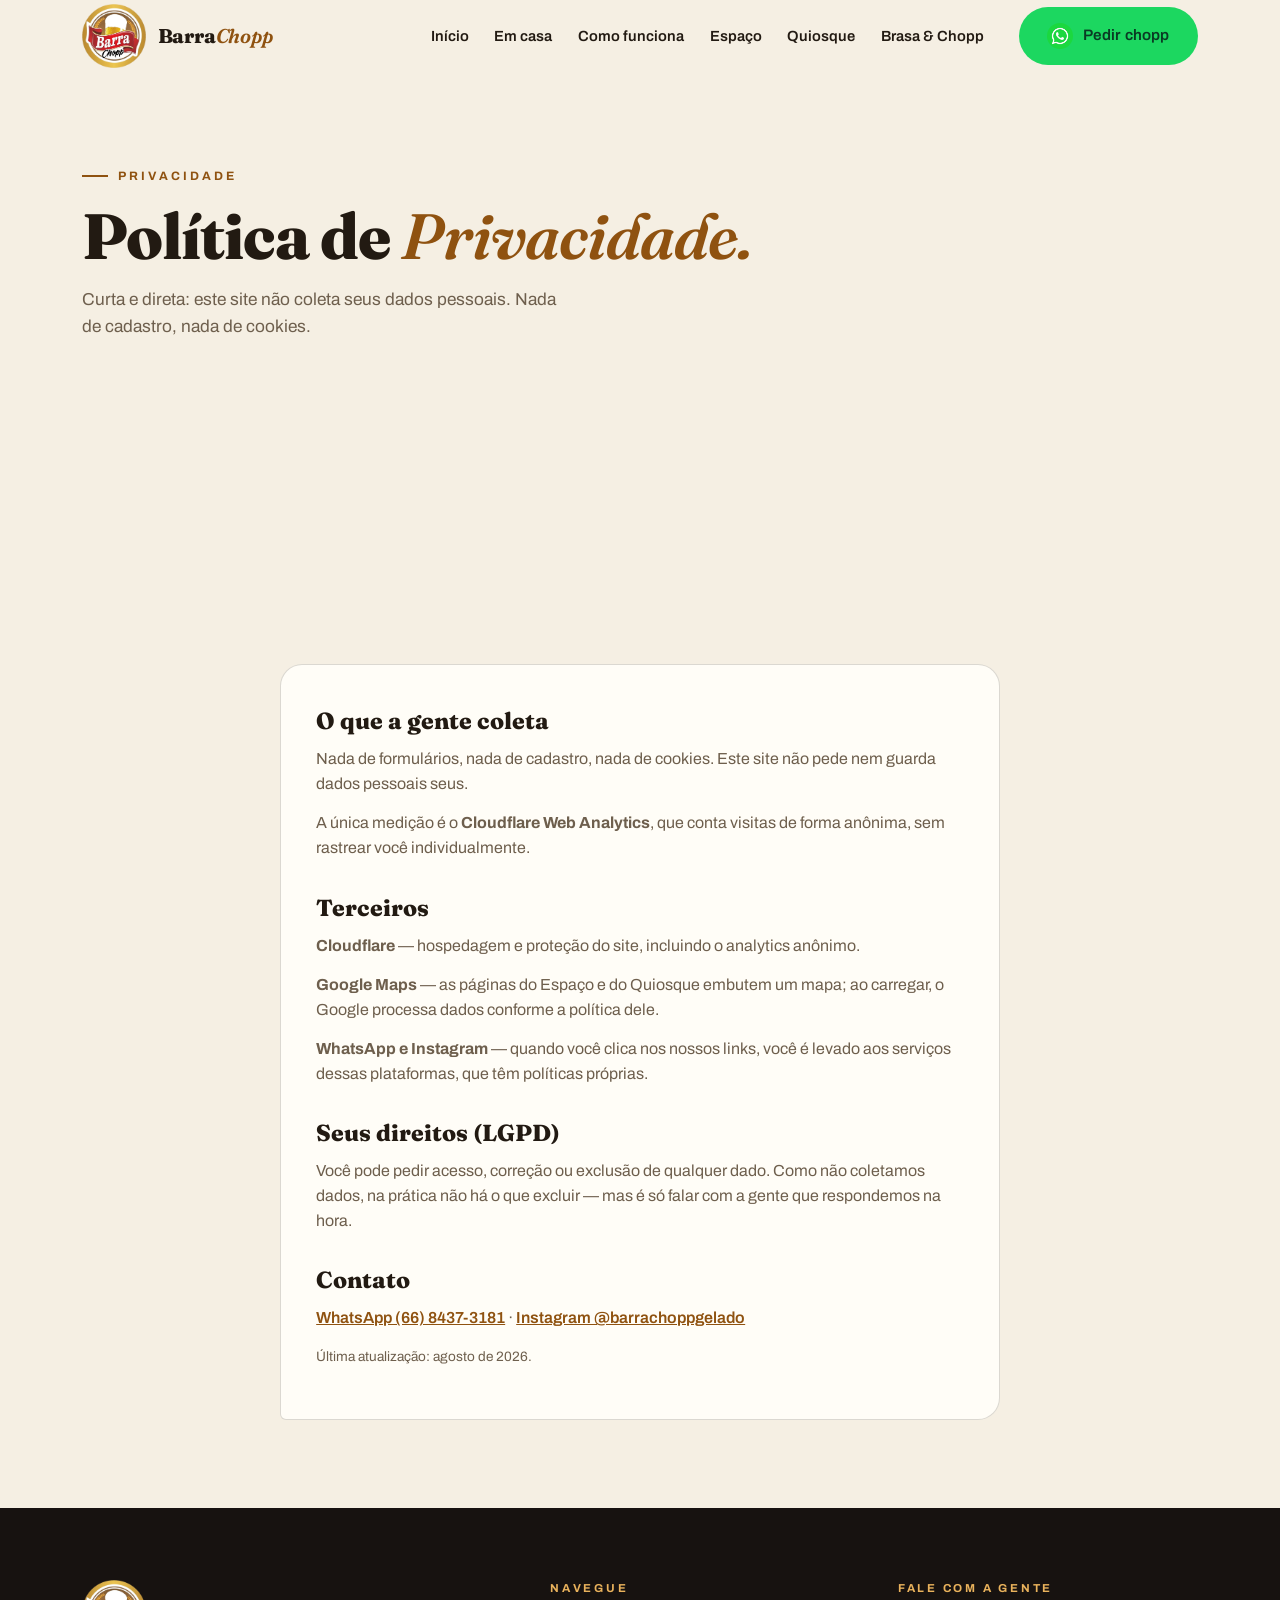
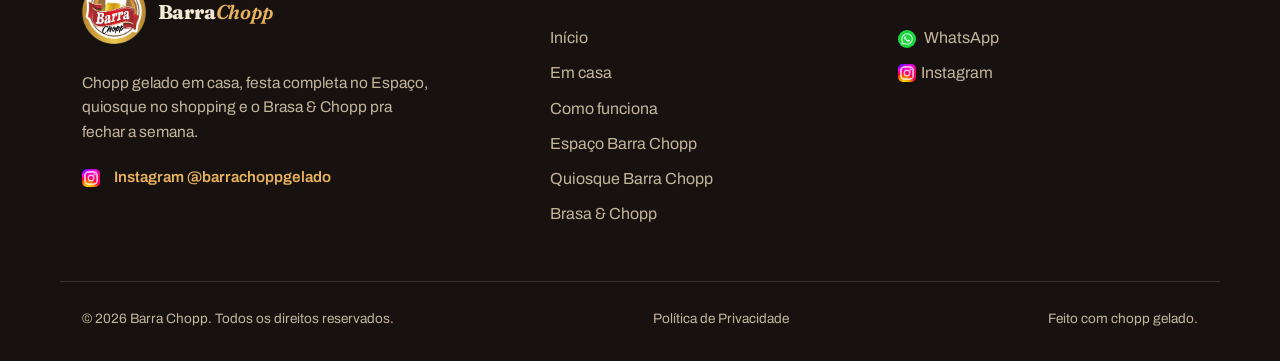
<file: privacidade.html>
<!DOCTYPE html>
<html lang="pt-BR">
<head>
  <meta charset="UTF-8">
  <meta name="viewport" content="width=device-width, initial-scale=1.0">
  <title>Política de Privacidade — Barra Chopp</title>
  <meta name="description" content="Política de privacidade da Barra Chopp: o site não coleta dados pessoais, não usa cookies e respeita a LGPD.">
  <meta name="theme-color" content="#171210">
  <link rel="canonical" href="https://barrachopp.com/privacidade">
  <link rel="manifest" href="manifest.webmanifest">
  <link rel="apple-touch-icon" href="assets/img/icon-192.png">
  <meta name="apple-mobile-web-app-capable" content="yes">
  <link rel="icon" type="image/webp" href="assets/img/barrachopp_logo.webp">
  <script>document.documentElement.classList.add("js");</script>
  <link rel="stylesheet" href="assets/css/styles.css">
  <script defer src="assets/js/main.js"></script>
</head>
<body>

  <a class="skip" href="#conteudo">Pular para o conteúdo</a>

  <!-- ======= Navegação ======= -->
  <header class="nav" data-nav>
    <div class="wrap nav-inner">
      <a class="brand" href="index.html" aria-label="Barra Chopp — início">
        <span class="brand-mark"><img src="assets/img/barrachopp_logo.webp" alt="Logo Barra Chopp" width="700" height="701" fetchpriority="high"></span>
        <span class="brand-name">Barra<em>Chopp</em></span>
      </a>

      <nav class="nav-menu" data-menu aria-label="Menu principal">
        <a class="nav-link" href="index.html#inicio">Início</a>
        <a class="nav-link" href="index.html#emcasa">Em casa</a>
        <a class="nav-link" href="index.html#como">Como funciona</a>
        <a class="nav-link" href="espaco.html">Espaço</a>
        <a class="nav-link" href="quiosque.html">Quiosque</a>
        <a class="nav-link" href="brasaechopp.html">Brasa &amp; Chopp</a>
        <a class="btn btn-whats nav-cta" href="https://wa.me/556684373181?text=Oi!%20Quero%20pedir%20chopp%20gelado." target="_blank" rel="noopener"><img class="btn-icon" src="assets/img/whatsapp.webp" alt="" width="200" height="200">Pedir chopp</a>
      </nav>

      <button class="menu-btn" data-menu-toggle aria-expanded="false" aria-controls="menu" aria-label="Abrir menu">
        <span></span><span></span>
      </button>
    </div>
  </header>

  <main id="conteudo">
    <section class="ph">
      <div class="wrap">
        <p class="eyebrow" data-reveal>Privacidade</p>
        <h1 class="ph-title" data-reveal style="--d:.1s">Política de <em>Privacidade.</em></h1>
        <p class="ph-sub" data-reveal style="--d:.15s">Curta e direta: este site não coleta seus dados pessoais. Nada de cadastro, nada de cookies.</p>
      </div>
    </section>

    <section class="privacy">
      <div class="wrap">
        <div class="privacy-box" data-reveal>
          <h2>O que a gente coleta</h2>
          <p>Nada de formulários, nada de cadastro, nada de cookies. Este site não pede nem guarda dados pessoais seus.</p>
          <p>A única medição é o <strong>Cloudflare Web Analytics</strong>, que conta visitas de forma anônima, sem rastrear você individualmente.</p>

          <h2>Terceiros</h2>
          <p><strong>Cloudflare</strong> — hospedagem e proteção do site, incluindo o analytics anônimo.</p>
          <p><strong>Google Maps</strong> — as páginas do Espaço e do Quiosque embutem um mapa; ao carregar, o Google processa dados conforme a política dele.</p>
          <p><strong>WhatsApp e Instagram</strong> — quando você clica nos nossos links, você é levado aos serviços dessas plataformas, que têm políticas próprias.</p>

          <h2>Seus direitos (LGPD)</h2>
          <p>Você pode pedir acesso, correção ou exclusão de qualquer dado. Como não coletamos dados, na prática não há o que excluir — mas é só falar com a gente que respondemos na hora.</p>

          <h2>Contato</h2>
          <p><a href="https://wa.me/556684373181?text=Oi!%20Tenho%20uma%20d%C3%BAvida%20sobre%20privacidade." target="_blank" rel="noopener">WhatsApp (66) 8437-3181</a> · <a href="https://www.instagram.com/barrachoppgelado/" target="_blank" rel="noopener">Instagram @barrachoppgelado</a></p>
          <p style="font-size:.85rem">Última atualização: agosto de 2026.</p>
        </div>
      </div>
    </section>
  </main>

  <!-- ======= Rodapé ======= -->
  <footer class="footer">
    <div class="wrap footer-grid">
      <div class="footer-brand">
        <a class="brand brand-dark" href="index.html">
          <span class="brand-mark"><img src="assets/img/barrachopp_logo.webp" alt="Logo Barra Chopp" width="700" height="701" loading="lazy" decoding="async"></span>
          <span class="brand-name">Barra<em>Chopp</em></span>
        </a>
        <p class="footer-tag">Chopp gelado em casa, festa completa no Espaço, quiosque no shopping e o Brasa &amp; Chopp pra fechar a semana.</p>
        <a class="footer-social" href="https://www.instagram.com/barrachoppgelado/" target="_blank" rel="noopener"><img class="footer-ig" src="assets/img/instagram.webp" alt="" width="400" height="400">Instagram @barrachoppgelado</a>
      </div>

      <nav class="footer-col" aria-label="Navegação">
        <p class="footer-h">Navegue</p>
        <a href="index.html#inicio">Início</a>
        <a href="index.html#emcasa">Em casa</a>
        <a href="index.html#como">Como funciona</a>
        <a href="espaco.html">Espaço Barra Chopp</a>
        <a href="quiosque.html">Quiosque Barra Chopp</a>
        <a href="brasaechopp.html">Brasa &amp; Chopp</a>
      </nav>

      <div class="footer-col">
        <p class="footer-h">Fale com a gente</p>
        <a class="footer-wa" href="https://wa.me/556684373181?text=Oi!%20Barra%20Chopp!" target="_blank" rel="noopener"><img class="btn-icon" src="assets/img/whatsapp.webp" alt="" width="200" height="200">WhatsApp</a>
        <a href="https://www.instagram.com/barrachoppgelado/" target="_blank" rel="noopener"><img class="footer-ig" src="assets/img/instagram.webp" alt="" width="400" height="400">Instagram</a>
      </div>
    </div>

    <div class="wrap footer-base">
      <p>© <span data-year>2026</span> Barra Chopp. Todos os direitos reservados.</p>
      <a href="privacidade.html">Política de Privacidade</a>
      <p>Feito com chopp gelado.</p>
    </div>
  </footer>

</body>
</html>
</file>
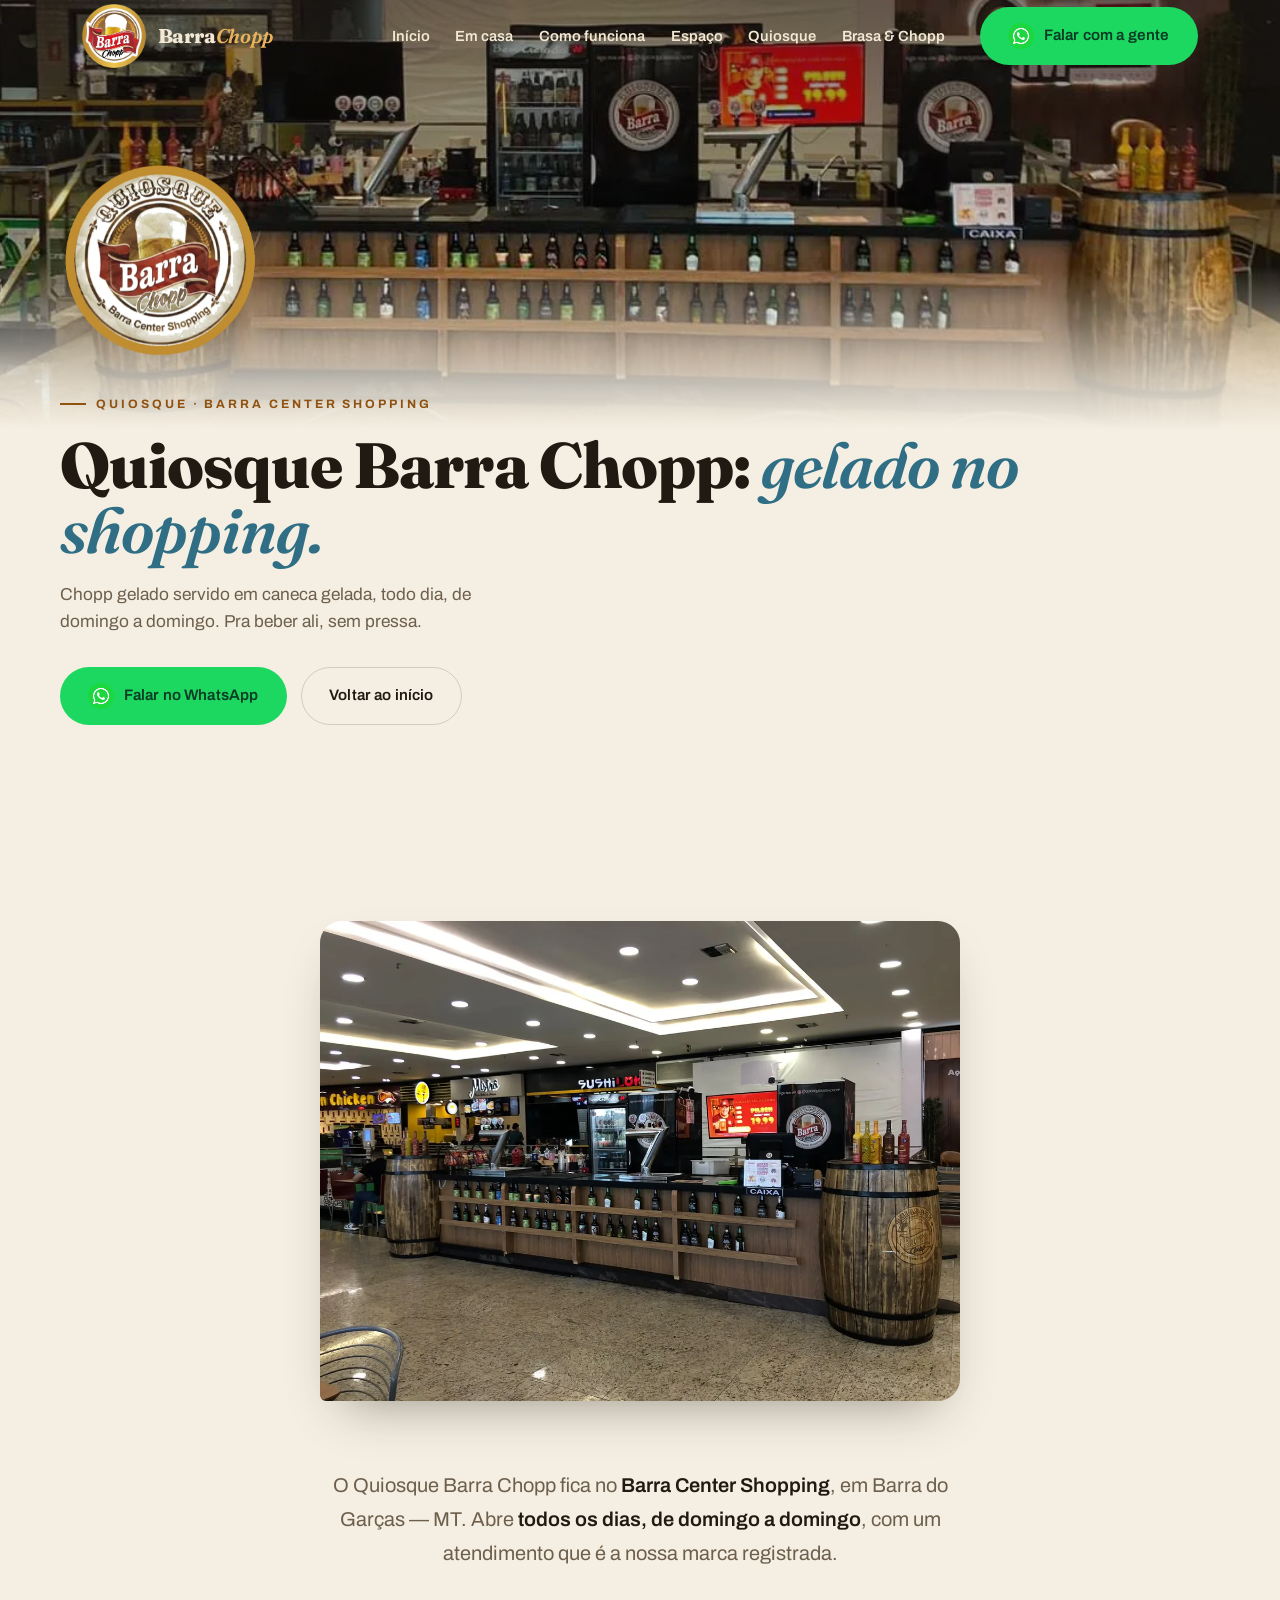
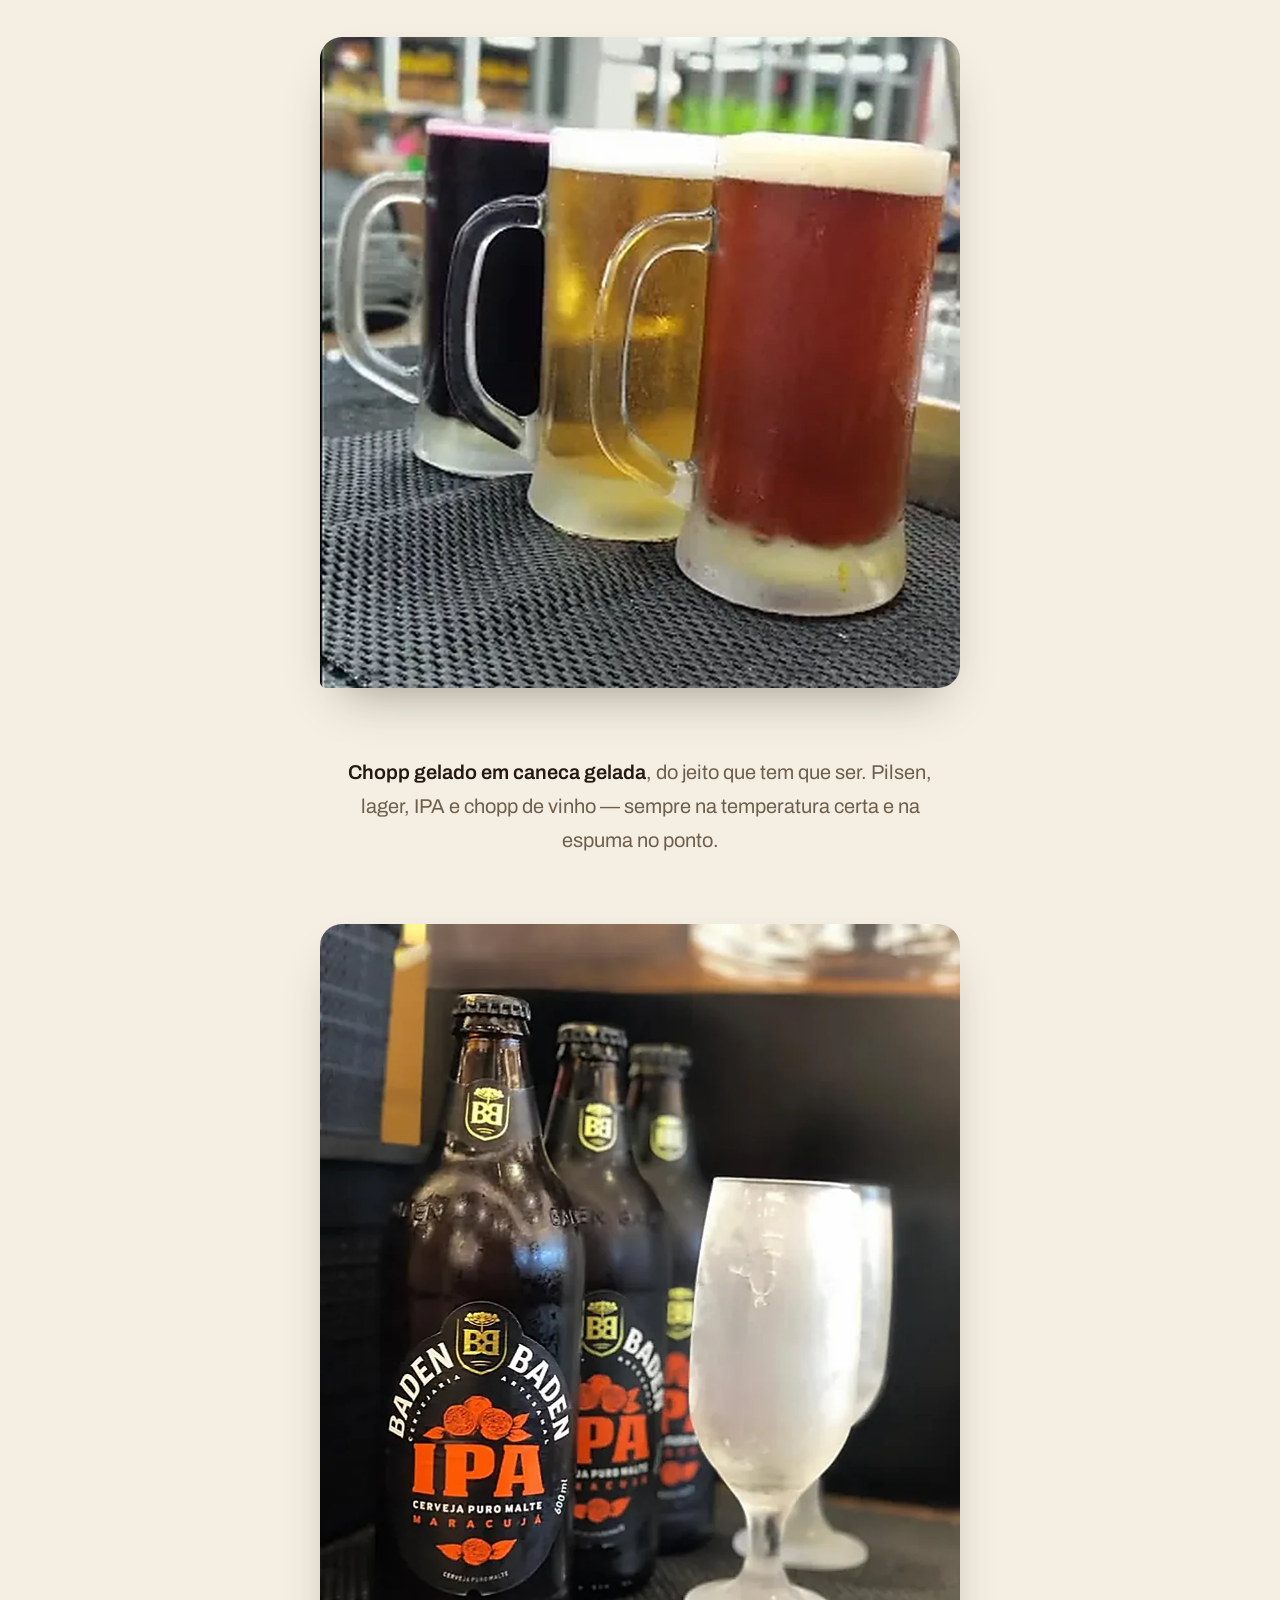
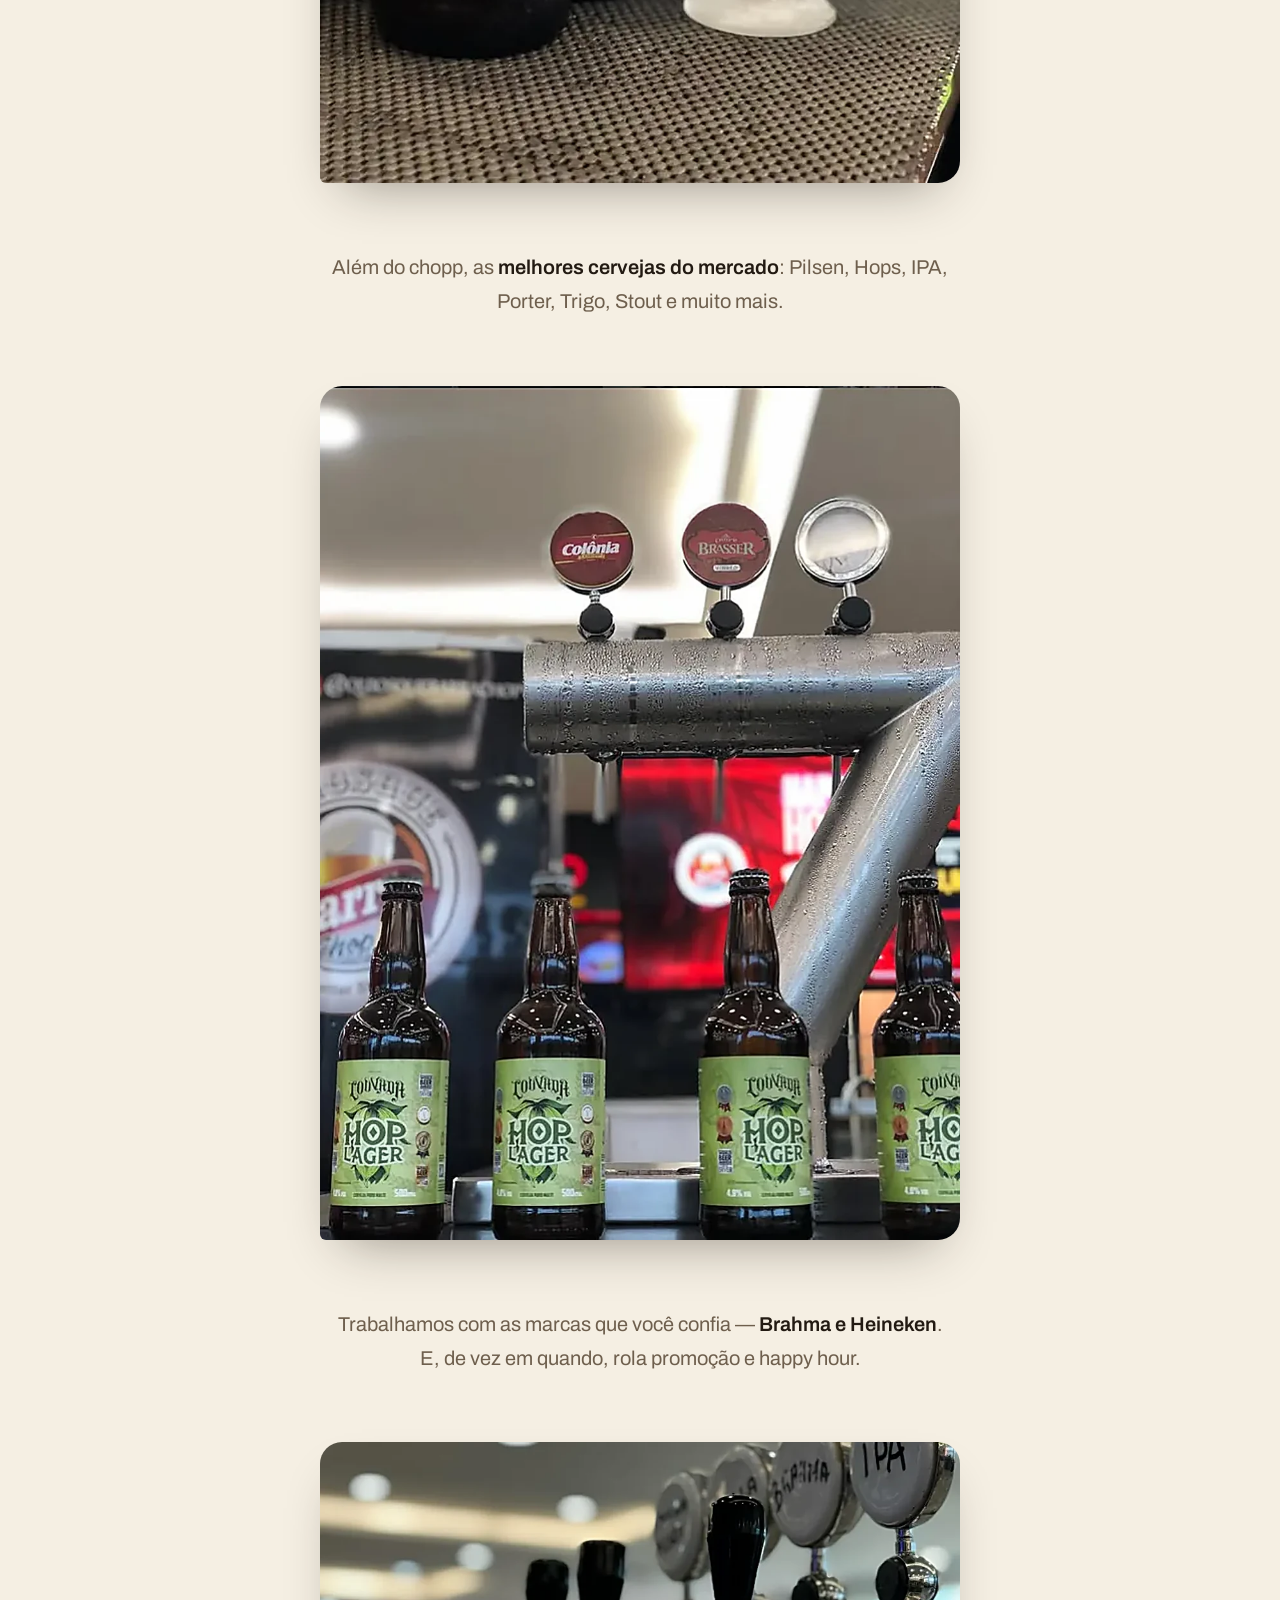
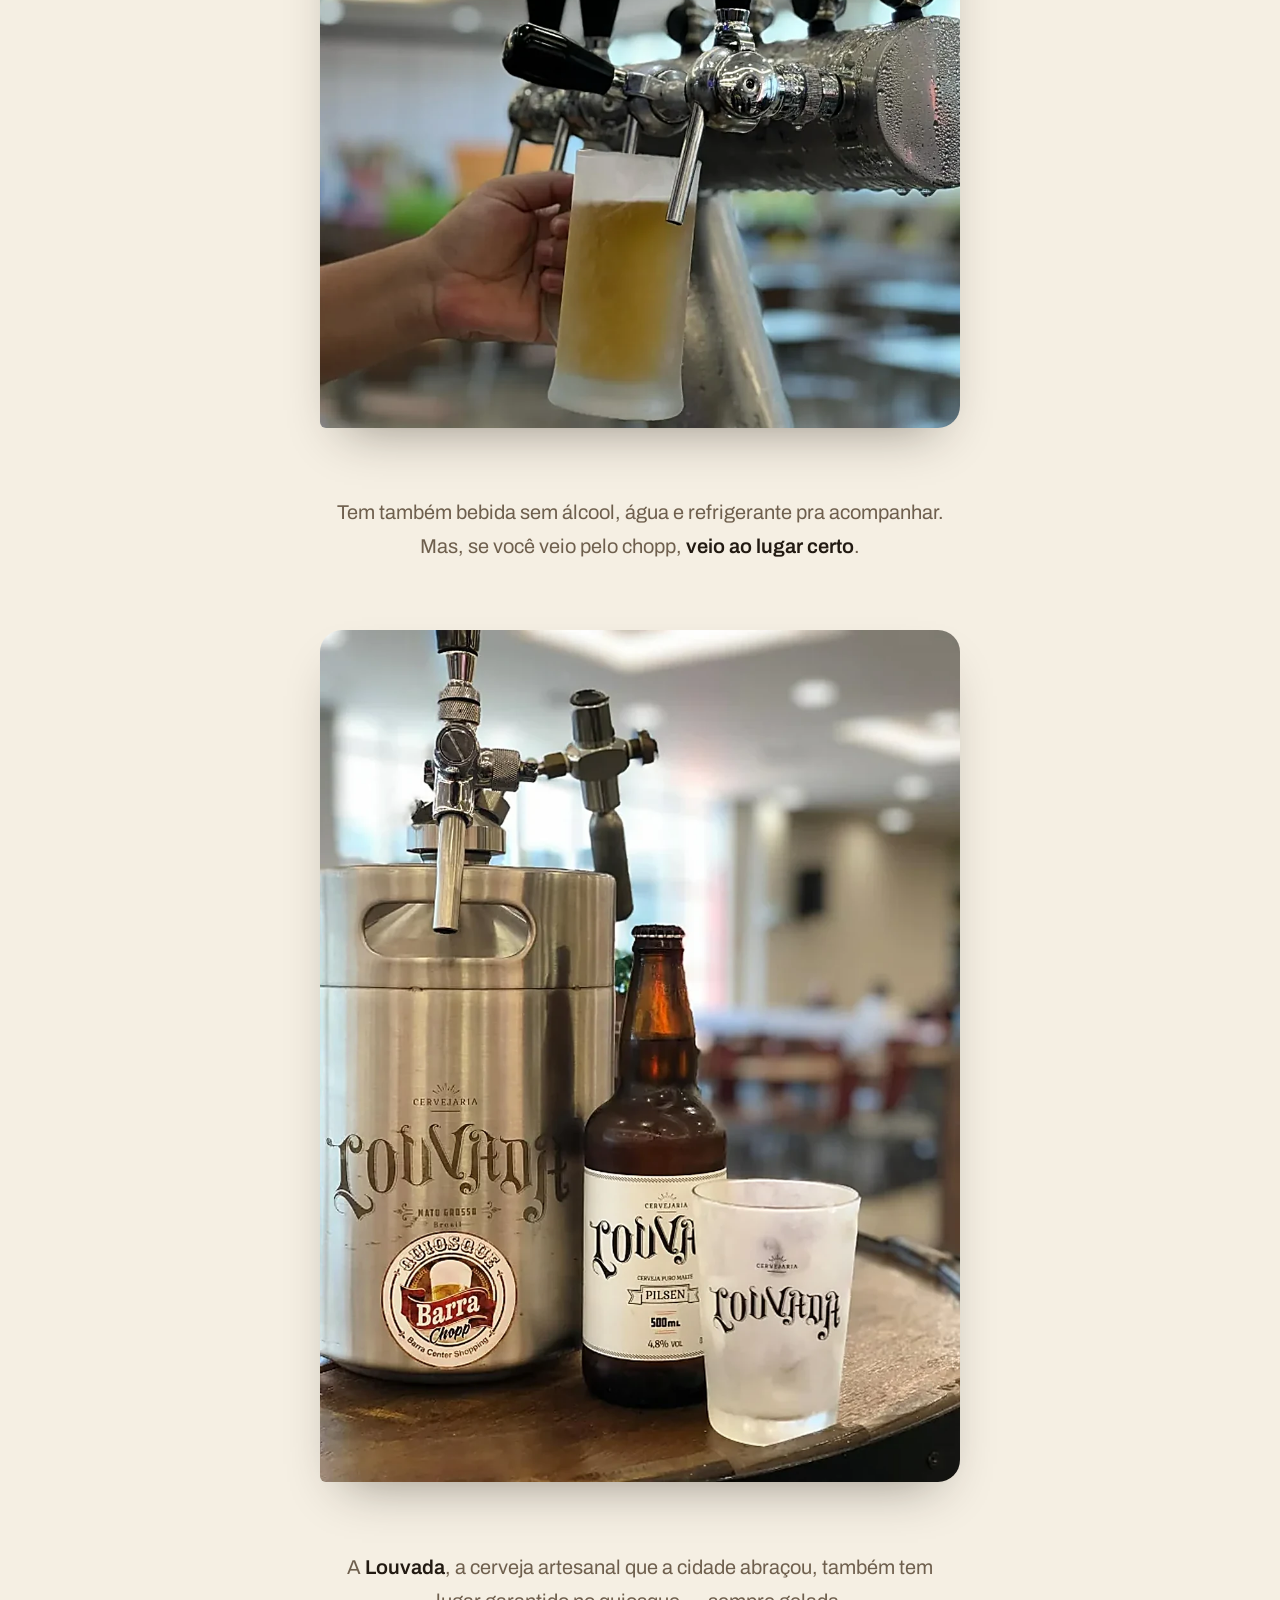
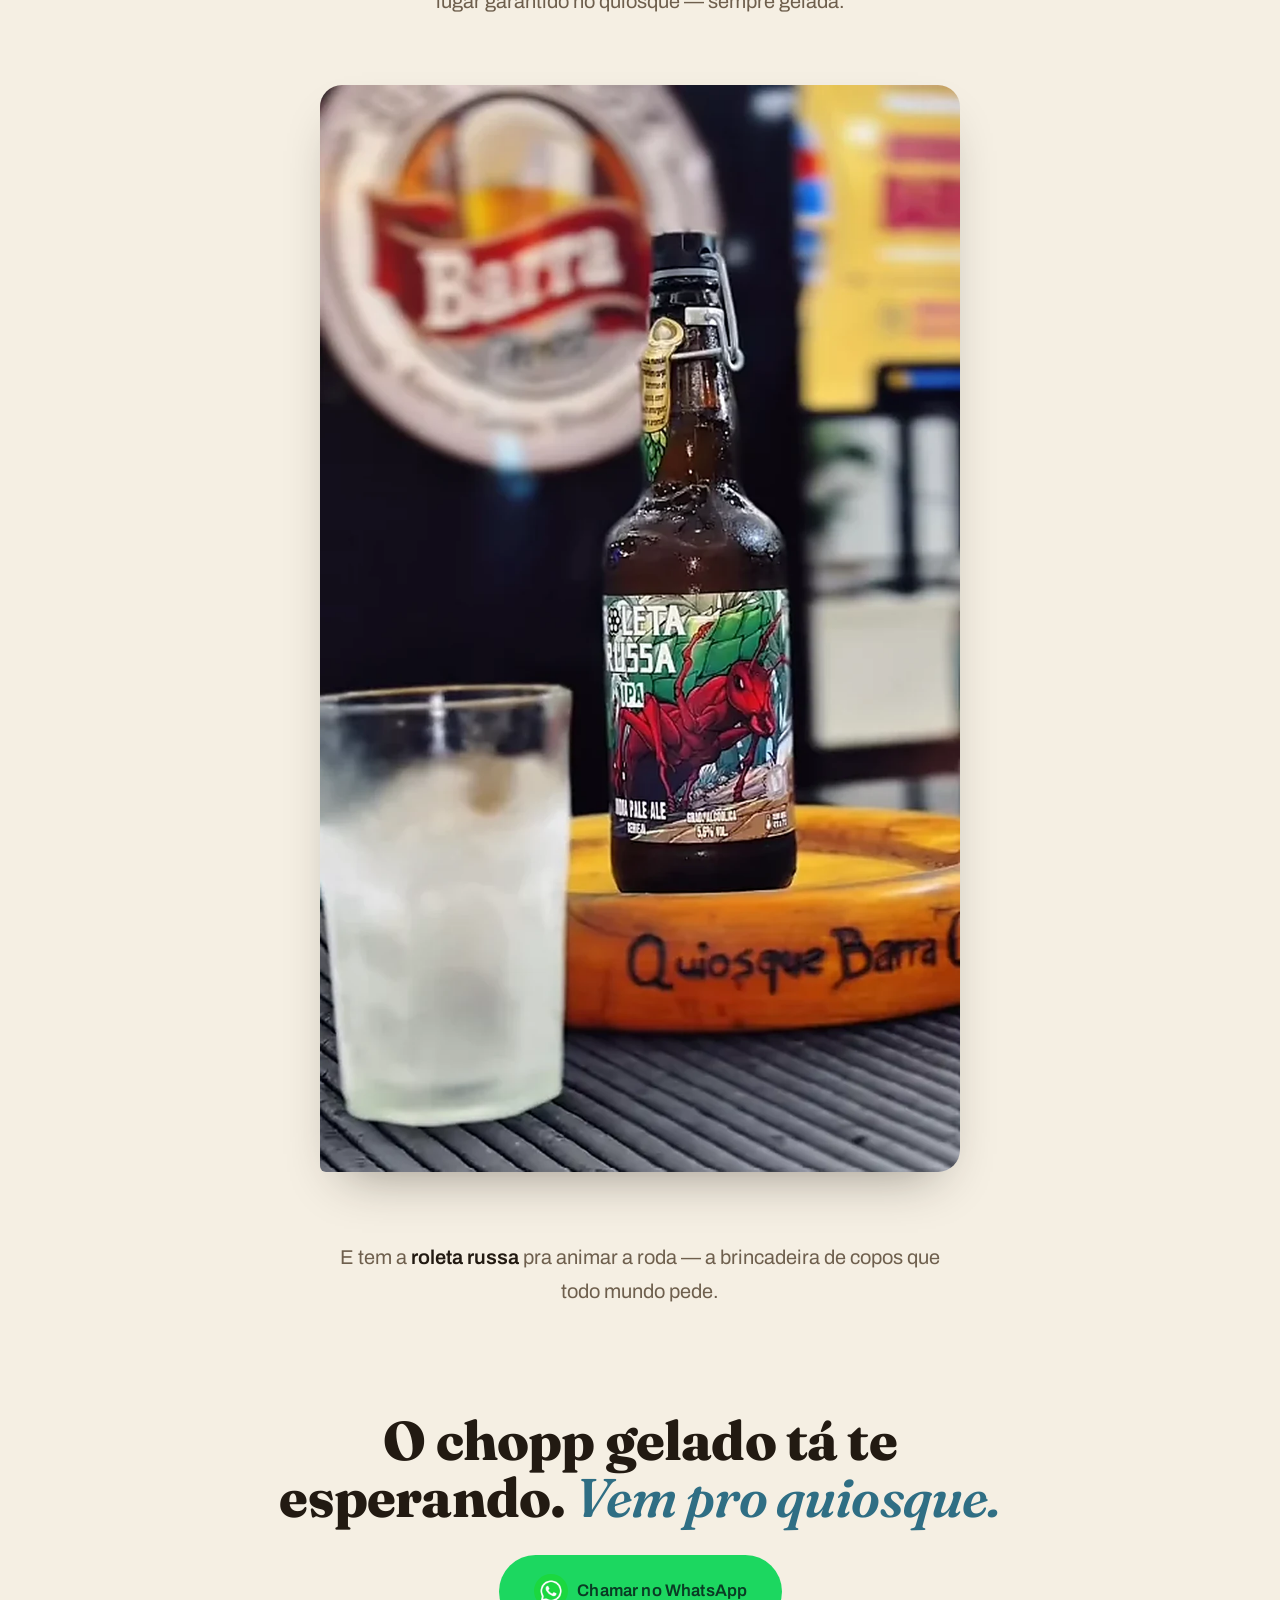
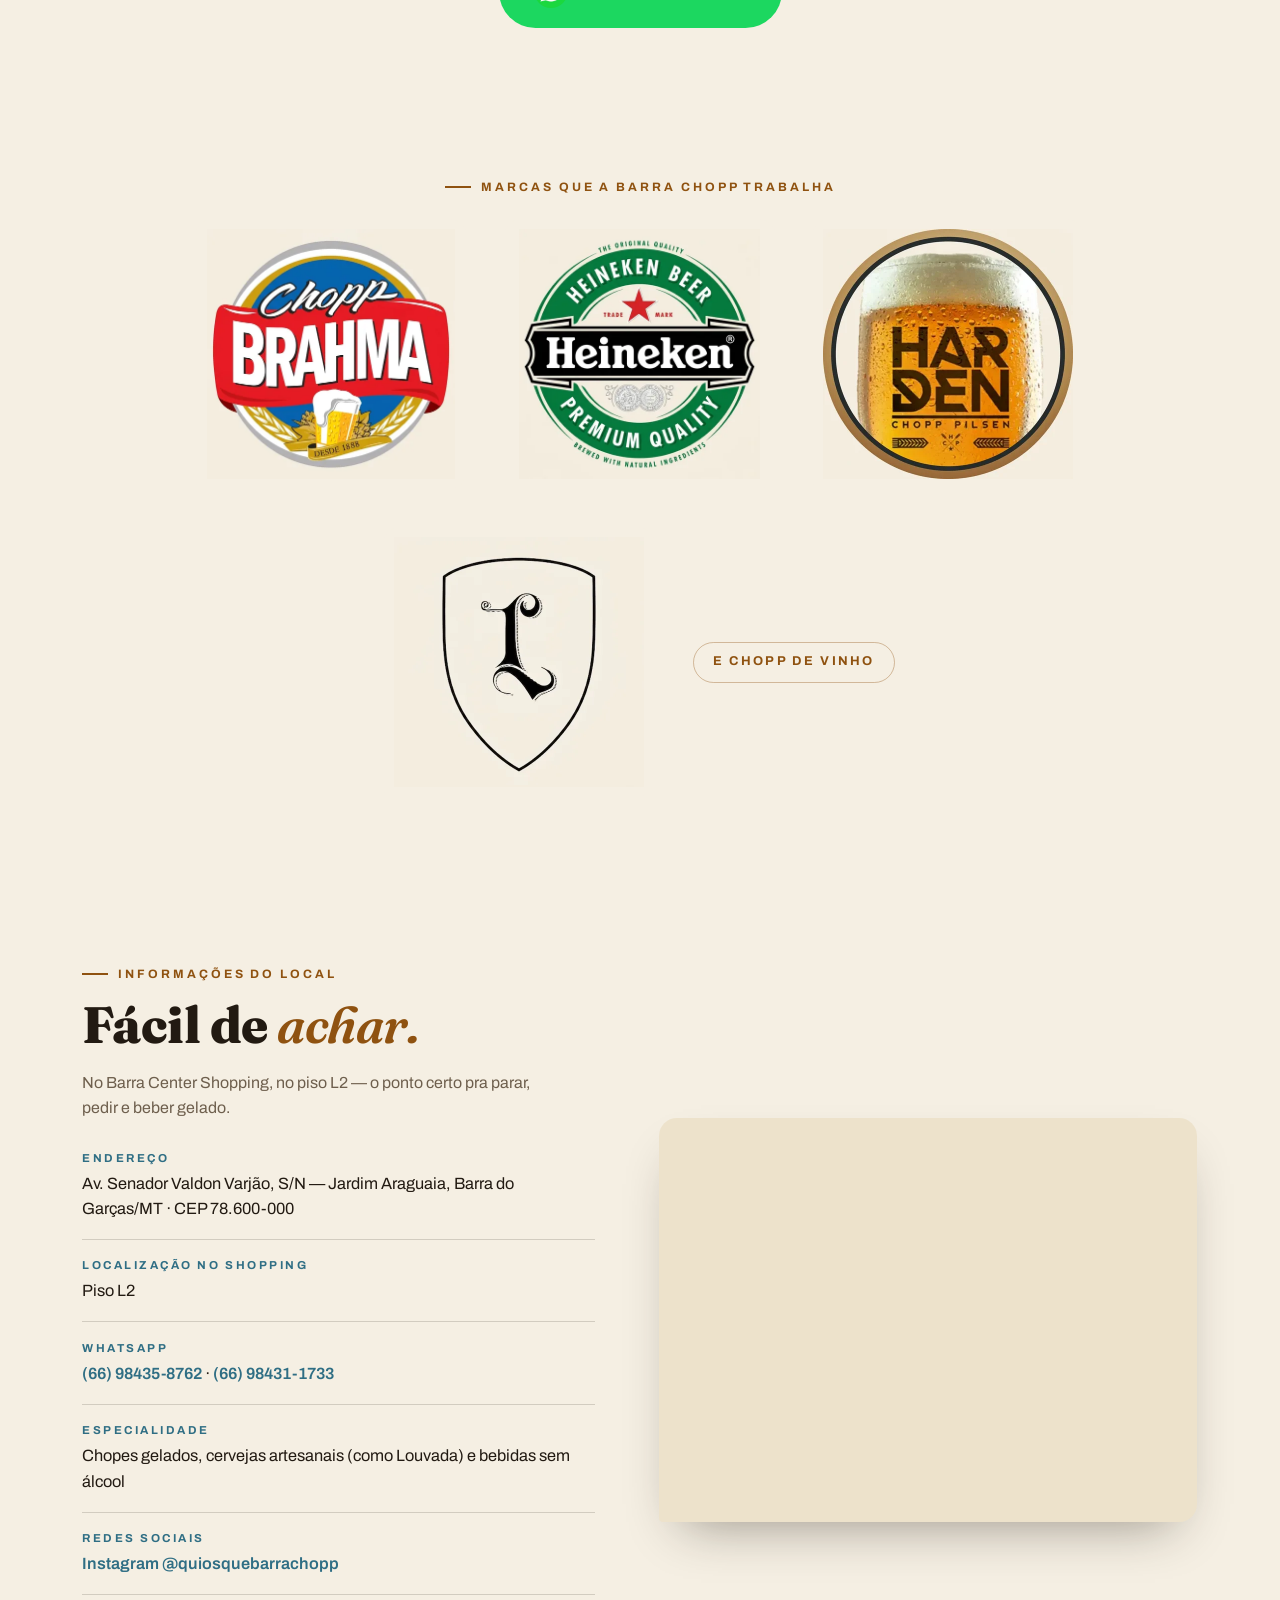
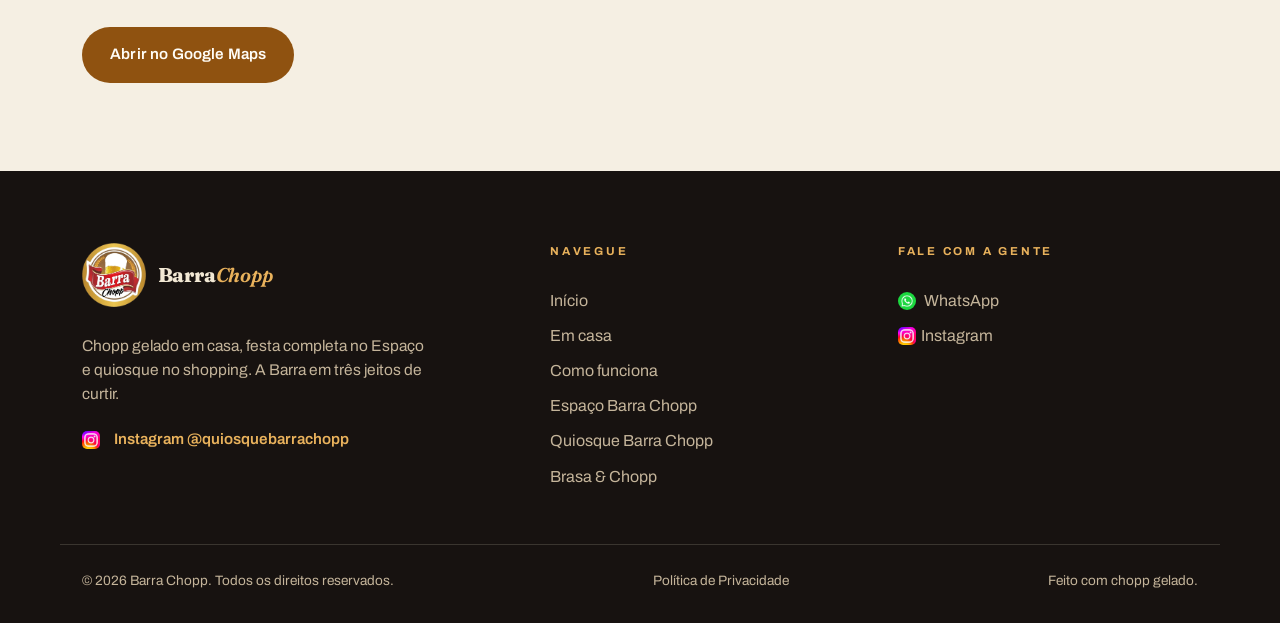
<file: quiosque.html>
<!DOCTYPE html>
<html lang="pt-BR">
<head>
  <meta charset="UTF-8">
  <meta name="viewport" content="width=device-width, initial-scale=1.0">
  <title>Quiosque Barra Chopp — No shopping</title>
  <meta name="description" content="Quiosque Barra Chopp no Barra Center Shopping: chopp gelado em caneca gelada, cervejas artesanais e atendimento de domingo a domingo. Piso L2 — veja o mapa e os contatos.">
  <meta name="theme-color" content="#2f6e84">
  <meta property="og:title" content="Quiosque Barra Chopp — No shopping">
  <meta property="og:description" content="Chopp gelado em caneca gelada e cervejas artesanais no Barra Center Shopping, piso L2.">
  <meta property="og:type" content="website">
  <meta property="og:url" content="https://barrachopp.com/quiosque">
  <meta property="og:image" content="https://barrachopp.com/assets/img/og-image.jpg">
  <link rel="canonical" href="https://barrachopp.com/quiosque">
  <link rel="manifest" href="manifest.webmanifest">
  <link rel="apple-touch-icon" href="assets/img/icon-192.png">
  <meta name="apple-mobile-web-app-capable" content="yes">
  <link rel="icon" type="image/webp" href="assets/img/quiosquebarrachopp_logo.webp">
  <script>document.documentElement.classList.add("js");</script>
  <link rel="stylesheet" href="assets/css/styles.css">
  <script defer src="assets/js/main.js"></script>
</head>
<body data-brand="quiosque">

  <a class="skip" href="#conteudo">Pular para o conteúdo</a>

  <!-- ======= Navegação ======= -->
  <header class="nav" data-nav>
    <div class="wrap nav-inner">
      <a class="brand" href="index.html" aria-label="Barra Chopp — início">
        <span class="brand-mark"><img src="assets/img/barrachopp_logo.webp" alt="Logo Barra Chopp" width="700" height="701" fetchpriority="high"></span>
        <span class="brand-name">Barra<em>Chopp</em></span>
      </a>

      <nav class="nav-menu" data-menu aria-label="Menu principal">
        <a class="nav-link" href="index.html#inicio">Início</a>
        <a class="nav-link" href="index.html#emcasa">Em casa</a>
        <a class="nav-link" href="index.html#como">Como funciona</a>
        <a class="nav-link" href="espaco.html">Espaço</a>
        <a class="nav-link" href="quiosque.html" aria-current="page">Quiosque</a>
        <a class="nav-link" href="brasaechopp.html">Brasa &amp; Chopp</a>
        <a class="btn btn-whats nav-cta" href="https://wa.me/5566984311733?text=Oi!%20Quero%20saber%20mais%20sobre%20o%20Quiosque%20Barra%20Chopp." target="_blank" rel="noopener"><img class="btn-icon" src="assets/img/whatsapp.webp" alt="" width="200" height="200">Falar com a gente</a>
      </nav>

      <button class="menu-btn" data-menu-toggle aria-expanded="false" aria-controls="menu" aria-label="Abrir menu">
        <span></span><span></span>
      </button>
    </div>
  </header>

  <main id="conteudo">
    <section class="ph ph--banner">
      <img class="ph-banner" src="assets/img/banners/quiosque.webp" alt="">
      <div class="ph-banner-shade" aria-hidden="true"></div>
      <div class="wrap ph-banner-content">
        <div class="ph-logo" data-reveal>
          <img src="assets/img/quiosquebarrachopp_logo.webp" alt="Logo Quiosque Barra Chopp" width="610" height="579" fetchpriority="high">
        </div>
        <p class="eyebrow" data-reveal style="--d:.05s">Quiosque · Barra Center Shopping</p>
        <h1 class="ph-title" data-reveal style="--d:.1s">Quiosque Barra Chopp: <em>gelado no shopping.</em></h1>
        <p class="ph-sub" data-reveal style="--d:.15s">Chopp gelado servido em caneca gelada, todo dia, de domingo a domingo. Pra beber ali, sem pressa.</p>
        <div class="ph-actions" data-reveal style="--d:.2s">
          <a class="btn btn-whats" href="https://wa.me/5566984311733?text=Oi!%20Quero%20saber%20mais%20sobre%20o%20Quiosque%20Barra%20Chopp." target="_blank" rel="noopener"><img class="btn-icon" src="assets/img/whatsapp.webp" alt="" width="200" height="200">Falar no WhatsApp</a>
          <a class="btn btn-ghost" href="index.html">Voltar ao início</a>
        </div>
      </div>
    </section>

    <!-- ======= Aba: imagens e descrições ======= -->
    <section class="story">
      <div class="wrap">

        <figure class="story-fig" data-reveal>
          <img src="assets/img/quiosque/aba_quiosque/quiosque.webp" alt="Fachada do Quiosque Barra Chopp no shopping" width="1200" height="900" loading="lazy" decoding="async">
        </figure>

        <div class="story-text" data-reveal>
          <p>O Quiosque Barra Chopp fica no <strong>Barra Center Shopping</strong>, em Barra do Garças — MT. Abre <strong>todos os dias, de domingo a domingo</strong>, com um atendimento que é a nossa marca registrada.</p>
        </div>

        <figure class="story-fig" data-reveal>
          <img src="assets/img/quiosque/aba_quiosque/canecaschopp.webp" alt="Canecas geladas de chopp" width="1000" height="1017" loading="lazy" decoding="async">
        </figure>

        <div class="story-text" data-reveal>
          <p><strong>Chopp gelado em caneca gelada</strong>, do jeito que tem que ser. Pilsen, lager, IPA e chopp de vinho — sempre na temperatura certa e na espuma no ponto.</p>
        </div>

        <figure class="story-fig" data-reveal>
          <img src="assets/img/quiosque/aba_quiosque/cervejaquiosque.webp" alt="Cervejas artesanais do Quiosque Barra Chopp" width="1000" height="1342" loading="lazy" decoding="async">
        </figure>

        <div class="story-text" data-reveal>
          <p>Além do chopp, as <strong>melhores cervejas do mercado</strong>: Pilsen, Hops, IPA, Porter, Trigo, Stout e muito mais.</p>
        </div>

        <figure class="story-fig" data-reveal>
          <img src="assets/img/quiosque/aba_quiosque/choppeiraegarrafasquiosque.webp" alt="Chopeira e garrafas no Quiosque Barra Chopp" width="1000" height="1335" loading="lazy" decoding="async">
        </figure>

        <div class="story-text" data-reveal>
          <p>Trabalhamos com as marcas que você confia — <strong>Brahma e Heineken</strong>. E, de vez em quando, rola promoção e happy hour.</p>
        </div>

        <figure class="story-fig" data-reveal>
          <img src="assets/img/quiosque/aba_quiosque/tirandochoppquiosque.webp" alt="Chopp sendo servido no Quiosque Barra Chopp" width="1000" height="915" loading="lazy" decoding="async">
        </figure>

        <div class="story-text" data-reveal>
          <p>Tem também bebida sem álcool, água e refrigerante pra acompanhar. Mas, se você veio pelo chopp, <strong>veio ao lugar certo</strong>.</p>
        </div>

        <figure class="story-fig" data-reveal>
          <img src="assets/img/quiosque/aba_quiosque/louvadaquiosque.webp" alt="Cerveja Louvada no Quiosque Barra Chopp" width="1000" height="1332" loading="lazy" decoding="async">
        </figure>

        <div class="story-text" data-reveal>
          <p>A <strong>Louvada</strong>, a cerveja artesanal que a cidade abraçou, também tem lugar garantido no quiosque — sempre gelada.</p>
        </div>

        <figure class="story-fig" data-reveal>
          <img src="assets/img/quiosque/aba_quiosque/roletarussa.webp" alt="Roleta russa no Quiosque Barra Chopp" width="1000" height="1699" loading="lazy" decoding="async">
        </figure>

        <div class="story-text" data-reveal>
          <p>E tem a <strong>roleta russa</strong> pra animar a roda — a brincadeira de copos que todo mundo pede.</p>
        </div>

        <div class="story-impact" data-reveal>
          <h2>O chopp gelado tá te esperando. <em>Vem pro quiosque.</em></h2>
          <a class="btn btn-whats btn-lg" href="https://wa.me/5566984311733?text=Oi!%20Quero%20saber%20mais%20sobre%20o%20Quiosque%20Barra%20Chopp." target="_blank" rel="noopener"><img class="btn-icon" src="assets/img/whatsapp.webp" alt="" width="200" height="200">Chamar no WhatsApp</a>
        </div>

      </div>
    </section>

    <!-- ======= Marcas parceiras ======= -->
    <section class="brands">
      <div class="wrap">
        <p class="eyebrow brands-label" data-reveal>Marcas que a Barra Chopp trabalha</p>
        <div class="brands-logos" data-reveal style="--d:.08s">
          <span class="brands-logo"><img src="assets/img/brahma_logo.webp" alt="Logo Brahma" width="400" height="403" loading="lazy" decoding="async"></span>
          <span class="brands-logo"><img src="assets/img/heineken_logo.webp" alt="Logo Heineken" width="400" height="415" loading="lazy" decoding="async"></span>
          <span class="brands-logo"><img src="assets/img/harden_express.webp" alt="Logo Harden" width="500" height="500" loading="lazy" decoding="async"></span>
          <span class="brands-logo"><img src="assets/img/louvada.webp" alt="Logo Louvada" width="500" height="500" loading="lazy" decoding="async"></span>
          <span class="brands-extra">e chopp de vinho</span>
        </div>
      </div>
    </section>

    <!-- ======= Informações do local ======= -->
    <section class="local">
      <div class="wrap local-grid">
        <div class="local-info" data-reveal>
          <p class="eyebrow">Informações do local</p>
          <h2 class="section-title">Fácil de <em>achar.</em></h2>
          <p class="local-sub">No Barra Center Shopping, no piso L2 — o ponto certo pra parar, pedir e beber gelado.</p>
          <dl class="local-list">
            <div>
              <dt>Endereço</dt>
              <dd>Av. Senador Valdon Varjão, S/N — Jardim Araguaia, Barra do Garças/MT · CEP 78.600-000</dd>
            </div>
            <div>
              <dt>Localização no shopping</dt>
              <dd>Piso L2</dd>
            </div>
            <div>
              <dt>WhatsApp</dt>
              <dd>
                <a href="https://wa.me/5566984311733?text=Oi!%20Quero%20saber%20mais%20sobre%20o%20Quiosque%20Barra%20Chopp." target="_blank" rel="noopener">(66) 98435-8762</a> ·
                <a href="https://wa.me/5566984311733?text=Oi!%20Quero%20saber%20mais%20sobre%20o%20Quiosque%20Barra%20Chopp." target="_blank" rel="noopener">(66) 98431-1733</a>
              </dd>
            </div>
            <div>
              <dt>Especialidade</dt>
              <dd>Chopes gelados, cervejas artesanais (como Louvada) e bebidas sem álcool</dd>
            </div>
            <div>
              <dt>Redes sociais</dt>
              <dd><a href="https://www.instagram.com/quiosquebarrachopp/" target="_blank" rel="noopener">Instagram @quiosquebarrachopp</a></dd>
            </div>
          </dl>
          <a class="btn btn-primary" href="https://www.google.com/maps/search/?api=1&query=Av.+Senador+Valdon+Varj%C3%A3o,+S%2FN,+Jardim+Araguaia,+Barra+do+Gar%C3%A7as+-+MT" target="_blank" rel="noopener">Abrir no Google Maps</a>
        </div>
        <div class="local-map" data-reveal style="--d:.1s">
          <iframe src="https://www.google.com/maps?q=Av.%20Senador%20Valdon%20Varj%C3%A3o%2C%20S%2FN%2C%20Jardim%20Araguaia%2C%20Barra%20do%20Gar%C3%A7as%20-%20MT&z=16&output=embed" title="Mapa — Quiosque Barra Chopp" loading="lazy" referrerpolicy="no-referrer-when-downgrade" allowfullscreen></iframe>
        </div>
      </div>
    </section>
  </main>

  <!-- ======= Rodapé ======= -->
  <footer class="footer">
    <div class="wrap footer-grid">
      <div class="footer-brand">
        <a class="brand brand-dark" href="index.html">
          <span class="brand-mark"><img src="assets/img/barrachopp_logo.webp" alt="Logo Barra Chopp" width="700" height="701" loading="lazy" decoding="async"></span>
          <span class="brand-name">Barra<em>Chopp</em></span>
        </a>
        <p class="footer-tag">Chopp gelado em casa, festa completa no Espaço e quiosque no shopping. A Barra em três jeitos de curtir.</p>
        <a class="footer-social" href="https://www.instagram.com/quiosquebarrachopp/" target="_blank" rel="noopener"><img class="footer-ig" src="assets/img/instagram.webp" alt="" width="400" height="400">Instagram @quiosquebarrachopp</a>
      </div>

      <nav class="footer-col" aria-label="Navegação">
        <p class="footer-h">Navegue</p>
        <a href="index.html#inicio">Início</a>
        <a href="index.html#emcasa">Em casa</a>
        <a href="index.html#como">Como funciona</a>
        <a href="espaco.html">Espaço Barra Chopp</a>
        <a href="quiosque.html">Quiosque Barra Chopp</a>
        <a href="brasaechopp.html">Brasa &amp; Chopp</a>
      </nav>

      <div class="footer-col">
        <p class="footer-h">Fale com a gente</p>
        <a class="footer-wa" href="https://wa.me/5566984311733?text=Oi!%20Quiosque%20Barra%20Chopp!" target="_blank" rel="noopener"><img class="btn-icon" src="assets/img/whatsapp.webp" alt="" width="200" height="200">WhatsApp</a>
        <a href="https://www.instagram.com/quiosquebarrachopp/" target="_blank" rel="noopener"><img class="footer-ig" src="assets/img/instagram.webp" alt="" width="400" height="400">Instagram</a>
      </div>
    </div>

    <div class="wrap footer-base">
      <p>© <span data-year>2026</span> Barra Chopp. Todos os direitos reservados.</p>
      <a href="privacidade.html">Política de Privacidade</a>
      <p>Feito com chopp gelado.</p>
    </div>
  </footer>

</body>
</html>
</file>
<file: assets/css/styles.css>
/* ==========================================================
   BARRA CHOPP — styles.css
   Conceito visual: "Brass & Frost" — cobre/âmbar + creme de
   espuma + gelo. Editorial, artesanal, sem cards genéricos.
   Fontes: Fraunces (display serif) + Archivo (corpo).
   Performance: animações só com transform/opacity,
   reveals via IntersectionObserver, sem bibliotecas.
   ========================================================== */

/* Fontes self-hosted (sem request externo) */
@font-face {
  font-family: "Fraunces";
  font-style: normal;
  font-weight: 500 900;
  font-display: swap;
  src: url("../fonts/fraunces-latin.woff2") format("woff2");
  unicode-range: U+0000-00FF, U+0131, U+0152-0153, U+02BB-02BC, U+02C6, U+02DA, U+02DC, U+0304, U+0308, U+0329, U+2000-206F, U+20AC, U+2122, U+2191, U+2193, U+2212, U+2215, U+FEFF, U+FFFD;
}
@font-face {
  font-family: "Fraunces";
  font-style: italic;
  font-weight: 500 700;
  font-display: swap;
  src: url("../fonts/fraunces-italic-latin.woff2") format("woff2");
  unicode-range: U+0000-00FF, U+0131, U+0152-0153, U+02BB-02BC, U+02C6, U+02DA, U+02DC, U+0304, U+0308, U+0329, U+2000-206F, U+20AC, U+2122, U+2191, U+2193, U+2212, U+2215, U+FEFF, U+FFFD;
}
@font-face {
  font-family: "Archivo";
  font-style: normal;
  font-weight: 400 700;
  font-display: swap;
  src: url("../fonts/archivo-latin.woff2") format("woff2");
  unicode-range: U+0000-00FF, U+0131, U+0152-0153, U+02BB-02BC, U+02C6, U+02DA, U+02DC, U+0304, U+0308, U+0329, U+2000-206F, U+20AC, U+2122, U+2191, U+2193, U+2212, U+2215, U+FEFF, U+FFFD;
}

:root {
  --font-display: "Fraunces", Georgia, "Times New Roman", serif;
  --font-body: "Archivo", "Helvetica Neue", Arial, sans-serif;

  /* Superfícies */
  --bg-primary: #f5efe3;   /* creme de espuma */
  --bg-soft: #ede2cb;      /* creme profundo */
  --bg-white: #fffdf7;
  --bg-dark: #171210;      /* noite/espresso */
  --bg-dark-2: #221a13;

  /* Acentos semânticos */
  --amber: #c0772a;        /* cobre do chopp */
  --amber-deep: #8f5210;   /* âmbar escuro p/ texto sobre claro */
  --gold: #e9b25c;         /* dourado espuma p/ texto sobre escuro */
  --ice: #5e9cb3;          /* gelo */
  --ice-deep: #2f6e84;
  --ice-pale: #e2edf1;
  --wine: #9c3a26;         /* festa */
  --wine-deep: #2b1510;

  /* Texto */
  --text-main: #221a12;
  --text-muted: #6e5f4d;
  --text-cream: #f2e8d4;
  --text-cream-mut: #c4b49a;

  /* Linhas e sombras */
  --line: rgba(34, 26, 18, .16);
  --line-dark: rgba(242, 232, 212, .16);
  --shadow: 0 24px 50px -24px rgba(34, 26, 18, .45);

  --radius-ticket: 18px 18px 18px 4px;
  --ease: cubic-bezier(.22, .61, .36, 1);
}

/* ---------- Reset & base ---------- */
*, *::before, *::after { box-sizing: border-box; margin: 0; padding: 0; }

html {
  scroll-behavior: smooth;
  scroll-padding-top: 88px;
  -webkit-text-size-adjust: 100%;
  overflow-x: clip;
}
@supports not (overflow: clip) { html { overflow-x: hidden; } }

body {
  font-family: var(--font-body);
  font-size: 1rem;
  line-height: 1.55;
  color: var(--text-main);
  background: var(--bg-primary);
  -webkit-font-smoothing: antialiased;
  overflow-x: clip;
}
@supports not (overflow: clip) { body { overflow-x: hidden; } }
body.menu-open { overflow: hidden; }

img { max-width: 100%; height: auto; display: block; }
a { color: inherit; }
ul, ol { list-style: none; }

::selection { background: var(--amber); color: var(--bg-white); }
:focus-visible { outline: 2px solid var(--amber-deep); outline-offset: 3px; }

.skip {
  position: fixed; top: -100px; left: 1rem; z-index: 100;
  background: var(--amber-deep); color: #fff;
  padding: .7rem 1.2rem; border-radius: 8px; text-decoration: none;
  font-weight: 600; font-size: .9rem;
  transition: transform .2s ease;
}
.skip:focus { transform: translateY(112px); }

/* ---------- Utilidades ---------- */
.wrap {
  width: 100%; max-width: 1160px;
  margin-inline: auto; padding-inline: 1.4rem;
}

.eyebrow {
  display: inline-flex; align-items: center; gap: .65rem;
  font-size: .76rem; font-weight: 700;
  letter-spacing: .24em; text-transform: uppercase;
  color: var(--amber-deep);
}
.eyebrow::before {
  content: ""; width: 26px; height: 2px; background: currentColor; flex: none;
}
.eyebrow-light { color: var(--gold); }

.section-title {
  font-family: var(--font-display);
  font-size: clamp(2rem, 4.6vw, 3.2rem);
  line-height: 1.06; font-weight: 800; letter-spacing: -.01em;
  margin: .9rem 0 0;
}
.section-title em { font-style: italic; font-weight: 600; color: var(--amber-deep); }
.section-title-light { color: var(--text-cream); }
.section-title-light em { color: var(--gold); }

.btn {
  display: inline-flex; align-items: center; justify-content: center; gap: .6rem;
  padding: .95rem 1.7rem; border-radius: 999px;
  border: 1px solid transparent;
  font-family: var(--font-body); font-size: .95rem; font-weight: 600;
  letter-spacing: .01em; text-decoration: none; cursor: pointer;
  -webkit-tap-highlight-color: transparent;
  transition: transform .25s var(--ease), box-shadow .25s var(--ease),
              background-color .25s ease, color .25s ease, border-color .25s ease;
  will-change: transform;
}
.btn:hover { transform: translateY(-2px); }
.btn:active { transform: translateY(0) scale(.97); }

.btn-primary { background: var(--amber-deep); color: var(--bg-white); }
.btn-primary:hover { background: #7a440c; box-shadow: 0 12px 26px -10px rgba(143, 82, 16, .6); }

.btn-ghost { border-color: var(--line); color: var(--text-main); background: transparent; }
.btn-ghost:hover { border-color: var(--amber-deep); color: var(--amber-deep); }

.btn-gold { background: var(--gold); color: #2a1a08; }
.btn-gold:hover { background: #e0a346; box-shadow: 0 12px 26px -10px rgba(233, 178, 92, .55); }

.btn-whats { background: #1cd760; color: #0a3b24; }
.btn-whats:hover { background: #17bd54; box-shadow: 0 12px 26px -10px rgba(28, 215, 96, .55); }
.btn-icon { width: 26px; height: 26px; flex: none; border-radius: 50%; }
.btn-lg .btn-icon { width: 34px; height: 34px; }

.btn-lg { padding: 1.15rem 2.1rem; font-size: 1.05rem; }

.link-arrow {
  display: inline-flex; align-items: center; gap: .55rem;
  font-weight: 700; font-size: 1rem; text-decoration: none;
  color: var(--amber-deep); padding-bottom: .15rem;
  border-bottom: 2px solid transparent;
  transition: color .25s ease, border-color .25s ease;
}
.link-arrow span { transition: transform .25s var(--ease); }
.link-arrow:hover { border-color: currentColor; }
.link-arrow:hover span { transform: translateX(5px); }
.link-arrow-light { color: var(--gold); }

.tag {
  display: inline-block;
  font-size: .72rem; font-weight: 700; letter-spacing: .22em;
  text-transform: uppercase; color: var(--amber-deep);
  border: 1px solid rgba(143, 82, 16, .35); border-radius: 999px;
  padding: .35rem .95rem; margin-bottom: 1.4rem;
}
.tag-light { color: var(--gold); border-color: rgba(233, 178, 92, .4); }

/* ---------- Navegação ---------- */
.nav {
  position: fixed; inset: 0 0 auto; z-index: 60;
  background: transparent;
  transition: background-color .3s ease, box-shadow .3s ease;
}
.nav.is-scrolled { background: var(--bg-primary); box-shadow: 0 1px 0 var(--line); }

.nav-inner {
  display: flex; align-items: center; justify-content: space-between;
  gap: 1rem; height: 72px; position: relative; z-index: 2;
}

.brand { display: inline-flex; align-items: center; gap: .7rem; text-decoration: none; position: relative; z-index: 3; }
.brand-mark {
  width: 64px; height: 64px; flex: none;
  display: grid; place-items: center;
}
.brand-mark img { width: 100%; height: 100%; object-fit: contain; }
.brand-name {
  font-family: var(--font-display); font-weight: 800;
  font-size: 1.25rem; letter-spacing: -.01em; line-height: 1;
  color: var(--text-main);
}
.brand-name em { font-style: italic; font-weight: 600; color: var(--amber-deep); }
.brand-dark .brand-name { color: var(--text-cream); }
.brand-dark .brand-name em { color: var(--gold); }

.nav-menu { display: flex; align-items: center; gap: 1.6rem; }
.nav-link {
  font-size: .92rem; font-weight: 600; text-decoration: none;
  color: var(--text-main); position: relative; padding: .35rem 0;
  transition: color .2s ease;
}
.nav-link::after {
  content: ""; position: absolute; left: 0; bottom: 0;
  width: 100%; height: 2px; background: var(--amber);
  transform: scaleX(0); transform-origin: left;
  transition: transform .3s var(--ease);
}
.nav-link:hover { color: var(--amber-deep); }
.nav-link:hover::after { transform: scaleX(1); }
.nav-cta { margin-left: .6rem; }

.menu-btn { display: none; position: relative; z-index: 3; }

/* ---------- Hero ---------- */
.hero {
  position: relative; overflow: hidden;
  padding: 7.5rem 0 3.5rem;
}
.hero::before {
  content: ""; position: absolute;
  inset: auto -10% -40% auto; width: 70%; height: 120%;
  background: radial-gradient(closest-side, rgba(227, 164, 76, .18), transparent 70%);
  pointer-events: none;
}
.hero-grid { display: grid; gap: 3rem; }

.hero-title {
  font-family: var(--font-display);
  font-size: clamp(2.6rem, 7vw, 4.6rem);
  line-height: 1.02; font-weight: 800; letter-spacing: -.015em;
  margin: 1.1rem 0 1.3rem;
}
.hero-title em { font-style: italic; font-weight: 600; color: var(--amber-deep); }
.hero-sub { font-size: 1.06rem; color: var(--text-muted); max-width: 34rem; margin-bottom: 1.9rem; }
.hero-actions { display: flex; flex-wrap: wrap; gap: .9rem; margin-bottom: 2.1rem; }
.hero-proof { display: flex; flex-wrap: wrap; gap: .8rem 1.6rem; }
.hero-proof li { display: flex; align-items: center; gap: .55rem; font-size: .9rem; color: var(--text-muted); }
.dot { width: 7px; height: 7px; border-radius: 50%; background: var(--amber); flex: none; }

.hero-visual { position: relative; max-width: 440px; margin-inline: auto; }

.ticket {
  position: relative; z-index: 1;
  background: var(--amber); color: #2a1a08;
  border-radius: var(--radius-ticket);
  padding: 2rem 2.2rem 2.2rem;
  transform: rotate(1.6deg);
  box-shadow: var(--shadow);
}
.ticket-top {
  display: flex; align-items: center; gap: 1rem;
  margin-bottom: 1.4rem;
}
.ticket-label {
  font-size: .7rem; font-weight: 700; letter-spacing: .22em;
  text-transform: uppercase; color: rgba(42, 26, 8, .8);
  display: inline-block;
  padding-bottom: .9rem; padding-right: 2.2rem;
  border-bottom: 1px solid rgba(42, 26, 8, .3);
}
.ticket-big { display: flex; align-items: baseline; gap: .35rem; }
.ticket-num {
  font-family: var(--font-display); font-weight: 900;
  font-size: clamp(4.5rem, 12vw, 7rem); line-height: .9;
  letter-spacing: -.02em;
}
.ticket-unit {
  font-family: var(--font-display); font-weight: 600;
  font-size: 2rem; line-height: 1; color: rgba(42, 26, 8, .8);
}
.ticket-sub {
  font-family: var(--font-display); font-style: italic;
  font-size: 1.05rem; color: rgba(42, 26, 8, .85);
  margin: .25rem 0 1.6rem;
}
.ticket-list { display: grid; gap: .8rem; }
.ticket-list li {
  display: flex; justify-content: space-between; gap: 1rem;
  font-size: .92rem;
}
.ticket-list b { font-weight: 700; }
.ticket-list span { color: rgba(42, 26, 8, .68); text-align: right; }

.ticket-big { display: flex; align-items: center; gap: .35rem; }
.ticket-media {
  position: absolute; top: 1.5rem; right: 1.5rem;
  width: 150px; height: 150px;
  border-radius: 16px 16px 16px 4px;
  object-fit: cover;
}

.bubbles { position: absolute; inset: 0; overflow: hidden; pointer-events: none; }
.bubble {
  position: absolute; bottom: -30px;
  width: var(--s, 20px); height: var(--s, 20px); border-radius: 50%;
  border: 1px solid rgba(192, 119, 42, .3);
  background: radial-gradient(circle at 35% 30%, rgba(255, 255, 255, .85), rgba(227, 164, 76, .25) 65%, transparent 72%);
  opacity: 0;
  animation: rise var(--dur, 7s) linear var(--d, 0s) infinite;
  will-change: transform, opacity;
}
@keyframes rise {
  0%   { transform: translateY(0) scale(.85); opacity: 0; }
  12%  { opacity: .65; }
  80%  { opacity: .35; }
  100% { transform: translateY(-52vh) scale(1.05); opacity: 0; }
}

/* ---------- Marquee ---------- */
.marquee {
  overflow: hidden; margin: .5rem 0 0;
  width: 102%; margin-left: -1%;
  background: var(--amber); color: #2a1a08;
  padding: .95rem 0;
  transform: rotate(-.4deg);
}
.marquee-track {
  display: flex; width: max-content;
  animation: scrollX 28s linear infinite;
  will-change: transform;
}
.marquee-group { display: flex; align-items: center; }
.marquee-item {
  display: inline-flex; align-items: center;
  font-family: var(--font-display); font-weight: 700;
  font-size: 1.1rem; letter-spacing: .04em;
  text-transform: uppercase; white-space: nowrap;
  padding-right: 1.6rem;
}
.marquee-item::after {
  content: "✦"; font-size: .75rem; opacity: .65; margin-left: 1.6rem;
}
@keyframes scrollX { from { transform: translateX(0); } to { transform: translateX(-50%); } }

/* ---------- Kit (o que chega em casa) ---------- */
.kit { padding: 5.5rem 0; }
.kit-grid { display: grid; gap: 3rem; }
.kit-note { color: var(--text-muted); margin: 1.2rem 0 1.8rem; max-width: 24rem; }
.kit-list { margin-top: .5rem; }
.kit-item {
  display: flex; gap: 1.4rem; padding: 1.55rem 0;
  border-top: 1px solid var(--line);
  transition: transform .3s var(--ease);
}
.kit-item:last-child { border-bottom: 1px solid var(--line); }
.kit-item:hover { transform: translateX(8px); }
.kit-item:hover .kit-num { color: var(--amber-deep); }
.kit-num {
  font-family: var(--font-display); font-weight: 700;
  font-size: 1.05rem; letter-spacing: .08em; color: var(--text-muted);
  flex: none; width: 2.6rem; padding-top: .35rem;
  transition: color .25s ease;
}
.kit-txt h3 { font-family: var(--font-display); font-size: 1.55rem; font-weight: 700; margin-bottom: .25rem; }
.kit-txt p { color: var(--text-muted); max-width: 34rem; }

/* ---------- Como funciona ---------- */
.como {
  position: relative; overflow: hidden;
  background: var(--bg-dark); color: var(--text-cream);
  padding: 5.5rem 0;
}
.como::before {
  content: ""; position: absolute;
  top: -30%; right: -15%; width: 60%; height: 80%;
  background: radial-gradient(closest-side, rgba(227, 164, 92, .13), transparent 70%);
  pointer-events: none;
}
.steps { display: grid; gap: 2.6rem; margin-top: 3.2rem; position: relative; }
.step { position: relative; padding-top: 1.4rem; }
.step::before {
  content: ""; position: absolute; top: 0; left: 0; right: 0; height: 1px;
  background: linear-gradient(90deg, var(--gold), rgba(233, 178, 92, 0));
}
.step-num {
  display: grid; place-items: center;
  width: 44px; height: 44px; border-radius: 50%;
  border: 1px solid var(--gold); color: var(--gold);
  font-family: var(--font-display); font-weight: 700; font-size: 1.1rem;
  margin-bottom: 1.1rem;
  transition: transform .3s var(--ease), background-color .3s ease, color .3s ease;
}
.step:hover .step-num {
  transform: translateY(-4px);
  background: var(--gold); color: var(--bg-dark);
}
.step h3 { font-family: var(--font-display); font-size: 1.35rem; font-weight: 700; margin-bottom: .45rem; }
.step p { color: var(--text-cream-mut); font-size: .97rem; max-width: 26rem; }

/* ---------- Ecossistema Barra Chopp ---------- */
.eco { padding: 5.5rem 0 4.5rem; }
.eco-head { margin-bottom: 2.8rem; }

/* V: 3 imagens lado a lado, a do meio levemente mais baixa */
.eco-v {
  display: flex; align-items: flex-end; justify-content: center;
  gap: .8rem;
  max-width: 860px; margin-inline: auto;
}

.eco-v-img {
  width: clamp(120px, 24vw, 210px);
  aspect-ratio: 4/5;
  border-radius: 16px 16px 16px 4px;
  border: 1px solid rgba(143, 82, 16, .4);
  overflow: hidden; display: block;
  box-shadow: var(--shadow);
}
.eco-v-img img {
  width: 100%; height: 100%; object-fit: cover;
  transition: transform .5s var(--ease);
  will-change: transform;
}
.eco-v-img:hover img { transform: scale(1.05); }
.eco-v-img--mid { transform: translateY(18px); }

/* Painéis: logo pequenininha + foto inicial ao fundo + descrição */
.eco-panels {
  display: grid; gap: 1.8rem;
  margin-top: 4.5rem;
}
.eco-panel {
  position: relative; display: flex; flex-direction: column; justify-content: flex-end;
  aspect-ratio: auto; min-height: 420px;
  width: 100%; max-width: 620px; justify-self: center;
  border-radius: 18px 18px 18px 4px; overflow: hidden;
  text-decoration: none; box-shadow: var(--shadow);
  padding: 1.8rem;
  isolation: isolate;
  transition: transform .4s var(--ease), box-shadow .4s var(--ease);
  will-change: transform;
}
.eco-panel-bg {
  position: absolute; inset: 0; z-index: -2;
  width: 100%; height: 100%; object-fit: cover;
  transition: transform .6s var(--ease);
  will-change: transform;
}
.eco-panel-shade {
  position: absolute; inset: 0; z-index: -1;
  background: linear-gradient(to top, rgba(23, 18, 16, .9) 8%, rgba(23, 18, 16, .35) 55%, rgba(23, 18, 16, .1) 100%);
}
.eco-panel:hover { transform: translateY(-6px); box-shadow: 0 30px 60px -24px rgba(23, 18, 16, .55); }
.eco-panel:hover .eco-panel-bg { transform: scale(1.05); }

.eco-panel-logo {
  width: 96px; height: 96px;
  margin-bottom: 1.1rem;
}
.eco-panel-logo img { width: 100%; height: 100%; object-fit: contain; }
.eco-panel-title {
  display: block;
  font-family: var(--font-display);
  font-size: 1.7rem; font-weight: 800; line-height: 1.05;
  color: var(--text-cream); margin-bottom: .45rem;
}
.eco-panel-title em { font-style: italic; font-weight: 600; color: var(--gold); }
.eco-panel-text {
  display: block; color: rgba(242, 232, 212, .85);
  font-size: .95rem; margin-bottom: 1.3rem; max-width: 30ch;
}

/* ---------- CTA ---------- */
.cta {
  position: relative; overflow: hidden;
  background: var(--amber-deep); color: var(--bg-white);
  padding: 5.5rem 0;
}
.cta-bg {
  position: absolute; inset: 0; z-index: 0;
  width: 100%; height: 100%; object-fit: cover;
  opacity: .3; pointer-events: none;
}
.cta::before {
  content: ""; position: absolute;
  left: 50%; top: 50%; width: 900px; height: 900px;
  transform: translate(-50%, -50%);
  background: radial-gradient(closest-side, rgba(233, 178, 92, .22), transparent 70%);
  pointer-events: none;
}
.cta-inner { display: grid; gap: 2.2rem; position: relative; z-index: 1; }
.cta-title {
  font-family: var(--font-display);
  font-size: clamp(2.2rem, 5.5vw, 3.8rem);
  line-height: 1.04; font-weight: 800; letter-spacing: -.015em;
}
.cta-title em { font-style: italic; font-weight: 600; color: var(--gold); }
.cta-actions { display: flex; flex-direction: column; align-items: flex-start; gap: .9rem; }
.cta-note { font-size: .85rem; color: rgba(255, 253, 247, .75); }

/* ---------- Footer ---------- */
.footer { background: var(--bg-dark); color: var(--text-cream); padding: 4.5rem 0 2rem; }
.footer-grid { display: grid; gap: 2.6rem; }
.footer-tag { color: var(--text-cream-mut); margin: 1.2rem 0 1.4rem; max-width: 22rem; font-size: .97rem; }
.footer-social {
  display: inline-flex; align-items: center; gap: .5rem;
  color: var(--gold); text-decoration: none; font-weight: 600; font-size: .95rem;
}
.footer-h {
  font-size: .72rem; font-weight: 700; letter-spacing: .24em;
  text-transform: uppercase; color: var(--gold); margin-bottom: 1.1rem;
}
.footer-col { display: flex; flex-direction: column; gap: .65rem; }
.footer-col a {
  color: var(--text-cream-mut); text-decoration: none; width: max-content;
  transition: color .2s ease, transform .2s var(--ease);
}
.footer-col a:hover { color: var(--text-cream); transform: translateX(3px); }
.footer-wa { display: inline-flex; align-items: center; gap: .5rem; color: #2ee06f; }
.footer-wa:hover { color: #7df5a5; }
.footer-wa .btn-icon { width: 18px; height: 18px; }
.footer-ig {
  display: inline-block;
  width: 18px; height: 18px; border-radius: 5px;
  vertical-align: -4px; margin-right: .35rem;
}
.footer-base {
  display: flex; flex-wrap: wrap; justify-content: space-between; align-items: center; gap: .6rem;
  margin-top: 3.4rem; padding-top: 1.6rem;
  border-top: 1px solid var(--line-dark);
  font-size: .85rem; color: var(--text-cream-mut);
}
.footer-base a {
  color: var(--text-cream-mut); text-decoration: none;
  transition: color .2s ease;
}
.footer-base a:hover { color: var(--gold); }

/* ---------- Páginas filhas (espaço / quiosque) ---------- */
:root { --ph-accent: var(--amber-deep); }
body[data-brand="espaco"] { --ph-accent: var(--wine); }
body[data-brand="quiosque"] { --ph-accent: var(--ice-deep); }
body[data-brand="brasa"] { --ph-accent: #b3442a; }

.ph { padding: 10rem 0 6rem; min-height: 72vh; }
.ph-logo {
  width: 200px; height: 200px;
  display: grid; place-items: center; margin-bottom: 1.8rem;
}
.ph-logo img { width: 100%; height: 100%; object-fit: contain; }
body[data-brand="espaco"] .ph-logo img { width: 135%; height: 135%; }
.eco-panel-logo--espaco img { width: 135%; height: 135%; }

/* Hero com banner (faixa larga no topo, atrás do menu e da logo) */
.ph--banner { position: relative; overflow: hidden; padding: 0; }
.ph-banner {
  position: absolute; top: 0; left: 0; right: 0;
  width: 100%; height: clamp(340px, 44vw, 430px);
  object-fit: cover;
}
.ph-banner-shade {
  position: absolute; top: 0; left: 0; right: 0;
  height: clamp(340px, 44vw, 430px);
  background: linear-gradient(to bottom,
    rgba(23, 18, 16, .55) 0%,
    rgba(23, 18, 16, .25) 40%,
    rgba(23, 18, 16, 0) 62%,
    rgba(245, 239, 227, .75) 88%,
    var(--bg-primary) 100%);
}
.ph-banner-content { position: relative; z-index: 1; padding: 10rem 0 6rem; }

/* Menu claro enquanto o banner aparece atrás */
body[data-brand] .nav:not(.is-scrolled) .nav-link,
body[data-brand] .nav:not(.is-scrolled) .brand-name { color: var(--text-cream); }
body[data-brand] .nav:not(.is-scrolled) .brand-name em { color: var(--gold); }
body[data-brand] .nav:not(.is-scrolled) .nav-link::after { background: var(--gold); }
body[data-brand] .nav:not(.is-scrolled) .menu-btn { border-color: rgba(242, 232, 212, .35); }
body[data-brand] .nav:not(.is-scrolled) .menu-btn span { background: var(--text-cream); }
.ph-title {
  font-family: var(--font-display);
  font-size: clamp(2.4rem, 6vw, 4rem);
  line-height: 1.02; font-weight: 800; letter-spacing: -.015em;
  margin: 1.1rem 0 1.2rem;
}
.ph-title em { font-style: italic; font-weight: 600; color: var(--ph-accent); }
.ph-sub { color: var(--text-muted); font-size: 1.08rem; max-width: 30rem; margin-bottom: 2rem; }
.ph-actions { display: flex; flex-wrap: wrap; gap: .9rem; }
.ph-note { margin-top: 2.6rem; font-size: .85rem; color: var(--text-muted); }
.ph-note a { color: var(--ph-accent); font-weight: 600; }

/* ---------- Política de privacidade ---------- */
.privacy { padding: 1rem 0 5.5rem; }
.privacy-box {
  max-width: 720px; margin-inline: auto;
  background: var(--bg-white);
  border: 1px solid var(--line);
  border-radius: 22px 22px 22px 6px;
  padding: 2.4rem 2.2rem;
}
.privacy h2 {
  font-family: var(--font-display);
  font-size: 1.45rem; font-weight: 800; color: var(--text-main);
  margin: 1.8rem 0 .5rem;
}
.privacy h2:first-child { margin-top: 0; }
.privacy p { color: var(--text-muted); margin-bottom: .9rem; }
.privacy a { color: var(--amber-deep); font-weight: 600; }

/* ---------- Localização (espaço / quiosque) ---------- */
.local { padding: 5.5rem 0; }
.local-grid { display: grid; gap: 2.5rem; }
.local-sub { color: var(--text-muted); margin: 1.2rem 0 1.8rem; max-width: 30rem; }
.local-list { display: grid; gap: 1.1rem; margin-bottom: 2rem; }
.local-list div {
  display: grid; gap: .2rem;
  padding-bottom: 1.1rem; border-bottom: 1px solid var(--line);
}
.local-list dt {
  font-size: .72rem; font-weight: 700; letter-spacing: .22em;
  text-transform: uppercase; color: var(--ph-accent);
}
.local-list dd { font-size: 1.02rem; color: var(--text-main); }
.local-list a {
  color: var(--ph-accent); font-weight: 600; text-decoration: none;
  border-bottom: 1px solid transparent; transition: border-color .2s ease;
}
.local-list a:hover { border-color: currentColor; }
.local-map {
  position: relative;
  border-radius: 18px 18px 18px 4px; overflow: hidden;
  box-shadow: var(--shadow);
  aspect-ratio: 4/3; background: var(--bg-soft);
}
.local-map iframe { width: 100%; height: 100%; border: 0; display: block; }

/* ---------- Aba: vídeo + imagens + descrições (espaço / quiosque) ---------- */
.story { padding: 2rem 0 5.5rem; }
.story-video {
  margin: 2.2rem auto 0; max-width: 300px;
  border-radius: 22px 22px 22px 6px; overflow: hidden;
  box-shadow: var(--shadow); background: var(--bg-soft);
}
.story-video video { width: 100%; height: auto; display: block; }
.story-fig { margin: 3rem auto 0; text-align: center; max-width: 860px; }
.story-fig img {
  display: block;
  border-radius: 22px 22px 22px 6px; box-shadow: var(--shadow);
  max-width: 100%; max-height: 78vh; height: auto; margin-inline: auto;
}
.story-text { max-width: 620px; margin: 3rem auto 0; text-align: center; }
.story-text p { color: var(--text-muted); font-size: 1.08rem; line-height: 1.7; }
.story-text p + p { margin-top: 1.4rem; }
.story-text strong { color: var(--text-main); font-weight: 600; }
.story-impact { max-width: 760px; margin: 5rem auto 0; text-align: center; }
.story-impact h2 {
  font-family: var(--font-display);
  font-size: clamp(2rem, 5vw, 3.4rem); line-height: 1.05;
  font-weight: 800; letter-spacing: -.015em;
}
.story-impact h2 em { font-style: italic; font-weight: 600; color: var(--ph-accent); }
.story-impact .btn { margin-top: 1.8rem; }

/* ---------- Edições Brasa & Chopp ---------- */
.edicoes { padding: 1rem 0 5.5rem; }
.edicoes-head { margin-bottom: 2.8rem; }
.edicoes-list { display: grid; gap: 2.6rem; }
.edicao {
  position: relative;
  max-width: 580px; margin-inline: auto;
  border-radius: 22px 22px 22px 6px; overflow: hidden;
  background: var(--bg-dark); box-shadow: var(--shadow);
}
.edicao-head {
  display: flex; justify-content: space-between; align-items: center;
  gap: 1rem; padding: 1.15rem 1.4rem;
}
.edicao-title {
  font-family: var(--font-display); font-weight: 800;
  font-size: 1.4rem; letter-spacing: -.01em; color: var(--text-cream);
}
.edicao-title em { font-style: italic; font-weight: 600; color: var(--gold); }
.carousel { position: relative; }
.carousel-viewport {
  overflow: hidden;
  aspect-ratio: 4/5; max-height: 640px;
}
.carousel-track {
  display: flex;
  transition: transform .45s var(--ease);
  will-change: transform;
}
.carousel-slide {
  flex: 0 0 100%;
  display: grid; place-items: center;
  background: var(--bg-dark);
  border: 0; padding: 0; cursor: zoom-in;
}
.carousel-slide img { width: 100%; height: 100%; object-fit: cover; }
.carousel-arrow {
  position: absolute; top: 50%; transform: translateY(-50%); z-index: 3;
  width: 44px; height: 44px; border-radius: 50%;
  border: 0; background: rgba(23, 18, 16, .55); color: #fff;
  font-size: 1.5rem; line-height: 1; cursor: pointer;
  display: grid; place-items: center;
  transition: background-color .2s ease, transform .2s var(--ease);
}
.carousel-arrow:hover { background: rgba(23, 18, 16, .82); transform: translateY(-50%) scale(1.06); }
.carousel-arrow--prev { left: .8rem; }
.carousel-arrow--next { right: .8rem; }
.carousel-count {
  font-size: .75rem; font-weight: 600; color: rgba(242, 232, 212, .9);
  background: rgba(23, 18, 16, .6); border: 1px solid rgba(242, 232, 212, .15);
  padding: .3rem .75rem; border-radius: 999px;
  white-space: nowrap;
}

/* ---------- Lightbox (tela cheia) ---------- */
.lightbox {
  position: fixed; inset: 0; z-index: 90;
  background: rgba(13, 10, 7, .96);
  display: grid; place-items: center;
}
.lightbox[hidden] { display: none; }
.lightbox-img {
  max-width: 92vw; max-height: 88vh;
  border-radius: 8px; box-shadow: 0 30px 80px rgba(0, 0, 0, .6);
}
.lightbox button {
  position: absolute; z-index: 2;
  width: 46px; height: 46px; border-radius: 50%;
  border: 0; cursor: pointer;
  background: rgba(242, 232, 212, .14); color: var(--text-cream);
  font-size: 1.4rem; line-height: 1;
  display: grid; place-items: center;
  transition: background-color .2s ease;
}
.lightbox button:hover { background: rgba(242, 232, 212, .3); }
.lightbox-label {
  position: absolute; top: 1.1rem; left: 1.2rem; z-index: 2;
  background: var(--amber); color: #2a1a08;
  font-size: .72rem; font-weight: 700; letter-spacing: .2em;
  text-transform: uppercase; padding: .5rem 1rem; border-radius: 999px;
}
.lightbox-close { top: 1.1rem; right: 1.2rem; }
.lightbox-prev { left: .9rem; top: 50%; transform: translateY(-50%); }
.lightbox-next { right: .9rem; top: 50%; transform: translateY(-50%); }

/* ---------- Marcas parceiras (brahma / heineken) ---------- */
.brands { padding: 3.5rem 0 4.5rem; text-align: center; }
.brands-label { margin-bottom: 1.4rem; }
.brands-logos {
  display: flex; justify-content: center; align-items: center;
  gap: clamp(.8rem, 3vw, 2.5rem); flex-wrap: wrap;
}
.brands-logo {
  width: clamp(120px, 24vw, 210px); aspect-ratio: 1;
  border-radius: 16px 16px 16px 5px;
  background: var(--bg-primary); padding: 10px;
}
.brands-logo img { width: 100%; height: 100%; object-fit: contain; }
.brands-extra {
  display: inline-flex; align-items: center;
  font-family: var(--font-body); font-size: .8rem; font-weight: 700;
  letter-spacing: .18em; text-transform: uppercase;
  color: var(--amber-deep);
  border: 1px solid rgba(143, 82, 16, .35); border-radius: 999px;
  padding: .6rem 1.2rem;
}
.story-pisos { display: grid; gap: 1.4rem; margin: 3rem auto 0; max-width: 860px; }
.piso {
  padding: 1.4rem 1.5rem;
  background: var(--bg-white);
  border: 1px solid var(--line);
  border-radius: 16px 16px 16px 4px;
}
.piso h3 {
  font-family: var(--font-display); font-size: 1.2rem; font-weight: 800;
  color: var(--ph-accent); margin-bottom: .4rem;
}
.piso p { color: var(--text-muted); font-size: .95rem; }

/* ---------- Scroll reveal (só com JS ativo) ---------- */
html.js [data-reveal] {
  opacity: 0;
  transform: translateY(22px);
  transition: opacity .7s ease, transform .7s var(--ease);
  transition-delay: var(--d, 0s);
  will-change: transform, opacity;
}
html.js [data-reveal].is-in { opacity: 1; transform: none; }

/* ---------- Responsivo ---------- */
@media (min-width: 800px) {
  .steps { grid-template-columns: repeat(3, 1fr); gap: 3rem; }
  .footer-grid { grid-template-columns: 1.4fr 1fr 1fr; gap: 3rem; }
  .story-pisos { grid-template-columns: repeat(3, 1fr); gap: 2rem; }
}

@media (min-width: 960px) {
  .hero-grid { grid-template-columns: 1.05fr .95fr; gap: 4rem; align-items: center; }
  .kit-grid { grid-template-columns: .9fr 1.1fr; gap: 5rem; }
  .kit-head { position: sticky; top: 6.5rem; align-self: start; }
  .cta-inner { grid-template-columns: 1.2fr .8fr; align-items: center; gap: 3rem; }
  .local-grid { grid-template-columns: 1fr 1.05fr; gap: 4rem; align-items: center; }

  /* Ecossistema no desktop: composição centralizada e equilibrada */
  .eco-head { text-align: center; }
  .eco-v {
    position: relative;
    gap: clamp(1rem, 4vw, 2rem);
    max-width: 980px;
  }
  .eco-v::before {
    content: ""; position: absolute;
    inset: -40% -8%;
    background: radial-gradient(closest-side, rgba(227, 164, 76, .16), transparent 70%);
    pointer-events: none;
  }
  .eco-v-img { width: clamp(190px, 22vw, 270px); position: relative; z-index: 1; }
  .eco-v-img--mid { transform: translateY(24px); }

  .eco-panels { grid-template-columns: repeat(3, 1fr); gap: 2rem; }
  .eco-panel { max-width: none; width: auto; justify-self: stretch; aspect-ratio: 4/5; min-height: 0; }
  .eco-panel--mid { --lift: 1.5rem; transform: translateY(var(--lift)); }
  .eco-panel--mid:hover { transform: translateY(calc(var(--lift) - 6px)); }

  /* Aba: letra maior e mais respiro entre blocos no desktop */
  .story-text p { font-size: 1.25rem; }
  .story-text, .story-fig, .story-pisos { margin-top: 4.2rem; }
  .story-video { margin-top: 3.2rem; }
  .story-impact { margin-top: 6.5rem; }

  /* Quiosque: fotos em largura única e bem renderizadas no PC */
  body[data-brand="quiosque"] .story-fig { max-width: 640px; }
  body[data-brand="quiosque"] .story-fig img { max-height: none; }

  /* Marcas do mesmo tamanho das 3 fotos do ecossistema */
  .brands-logo { width: clamp(190px, 22vw, 270px); }
}

@media (max-width: 959px) {
  .menu-btn {
    display: grid; place-items: center;
    width: 46px; height: 46px; flex: none;
    border: 1px solid var(--line); border-radius: 50%;
    background: transparent; cursor: pointer;
  }
  .menu-btn span {
    display: block; width: 18px; height: 2px;
    background: var(--text-main); border-radius: 2px;
    transition: transform .3s var(--ease), opacity .3s ease;
  }
  .menu-btn span + span { margin-top: 5px; }
  body.menu-open .menu-btn span:first-child { transform: translateY(3.5px) rotate(45deg); }
  body.menu-open .menu-btn span:last-child { transform: translateY(-3.5px) rotate(-45deg); }

  .nav-menu {
    position: fixed; inset: 0; z-index: 1;
    background: var(--bg-primary);
    flex-direction: column; justify-content: center;
    gap: 1.5rem; padding: 2.2rem;
    transform: translateX(100%); visibility: hidden;
    transition: transform .4s var(--ease), visibility 0s linear .4s;
    will-change: transform;
  }
  body.menu-open .nav-menu {
    transform: none; visibility: visible;
    transition: transform .4s var(--ease), visibility 0s;
  }
  .nav-menu .nav-link { font-family: var(--font-display); font-size: 1.9rem; font-weight: 700; }
  .nav-cta { margin: 1rem 0 0; width: 100%; justify-content: center; }
}

@media (max-width: 380px) {
  .ticket-media { width: 118px; height: 118px; }
}

@media (max-width: 640px) {
  .eco-v {
    display: flex; align-items: flex-end; justify-content: center;
    gap: .7rem; height: auto; max-width: none;
  }
  .eco-v-img { position: static; width: 30%; }
  .eco-v-img--mid { width: 32%; transform: translateY(12px); }
  .eco-stroke { display: none; }
  .brands-logo { width: min(30%, 120px); }
  .ticket { padding: 1.6rem 1.6rem 1.8rem; }
  .hero { padding-top: 6.6rem; }
  .kit-item { gap: 1rem; }
  .kit-num { width: 2rem; }

  /* Localização no celular: mais respiro e botão inteiro */
  .local-grid { gap: 3rem; }
  .local-list { gap: 1.4rem; }
  .local-list dd { font-size: 1.05rem; }
  .local .btn { width: 100%; justify-content: center; }
}

/* ---------- Motion reduzido (acessibilidade / low-end) ---------- */
@media (prefers-reduced-motion: reduce) {
  html { scroll-behavior: auto; }
  html.js [data-reveal] { opacity: 1; transform: none; transition: none; }
  .bubble { animation: none !important; }
  .carousel-track { transition: none; }
  .btn, .link-arrow span, .kit-item, .step-num, .footer-col a,
  .nav-link::after, .menu-btn span, .eco-v-img img, .eco-panel-bg,
  .eco-panel { transition: none; }
  .btn:hover, .kit-item:hover, .step:hover .step-num,
  .link-arrow:hover span, .footer-col a:hover,
  .eco-v-img:hover img, .eco-panel:hover .eco-panel-bg,
  .eco-panel:hover { transform: none; }
}
</file>
